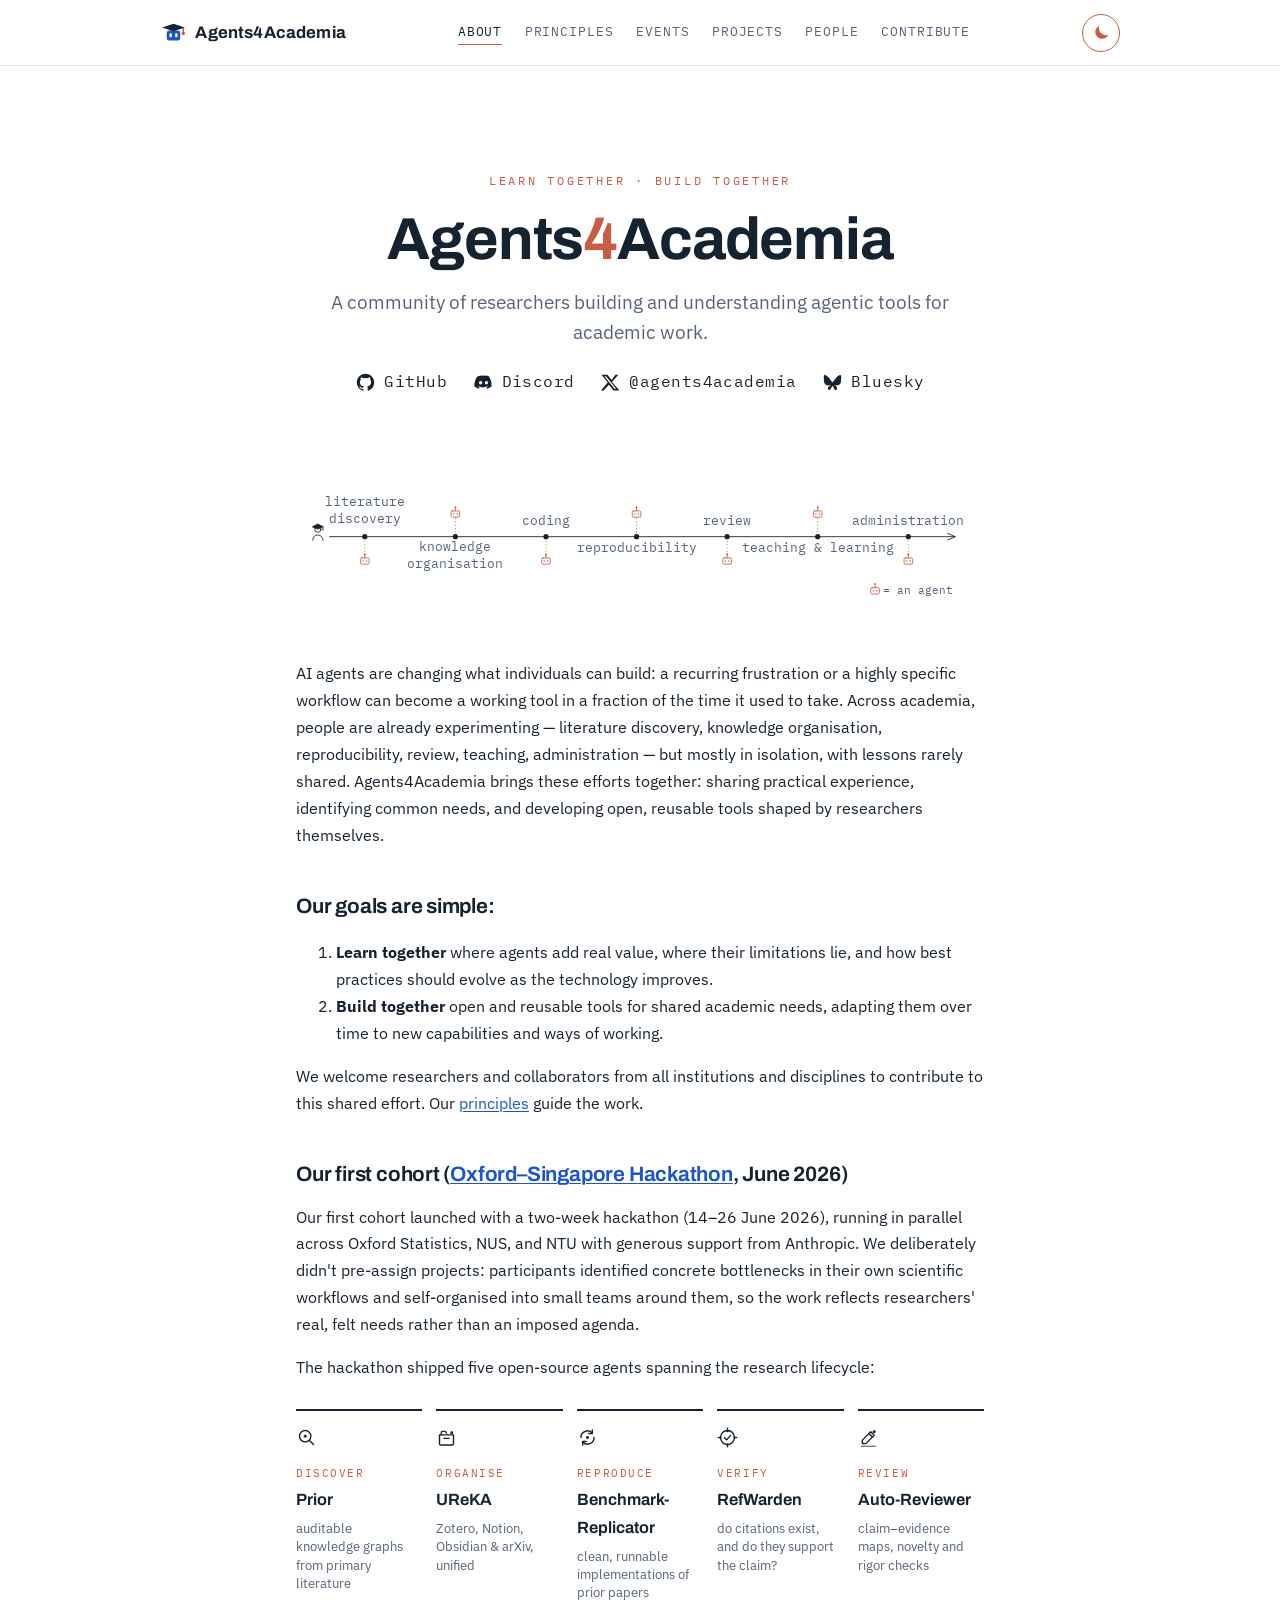
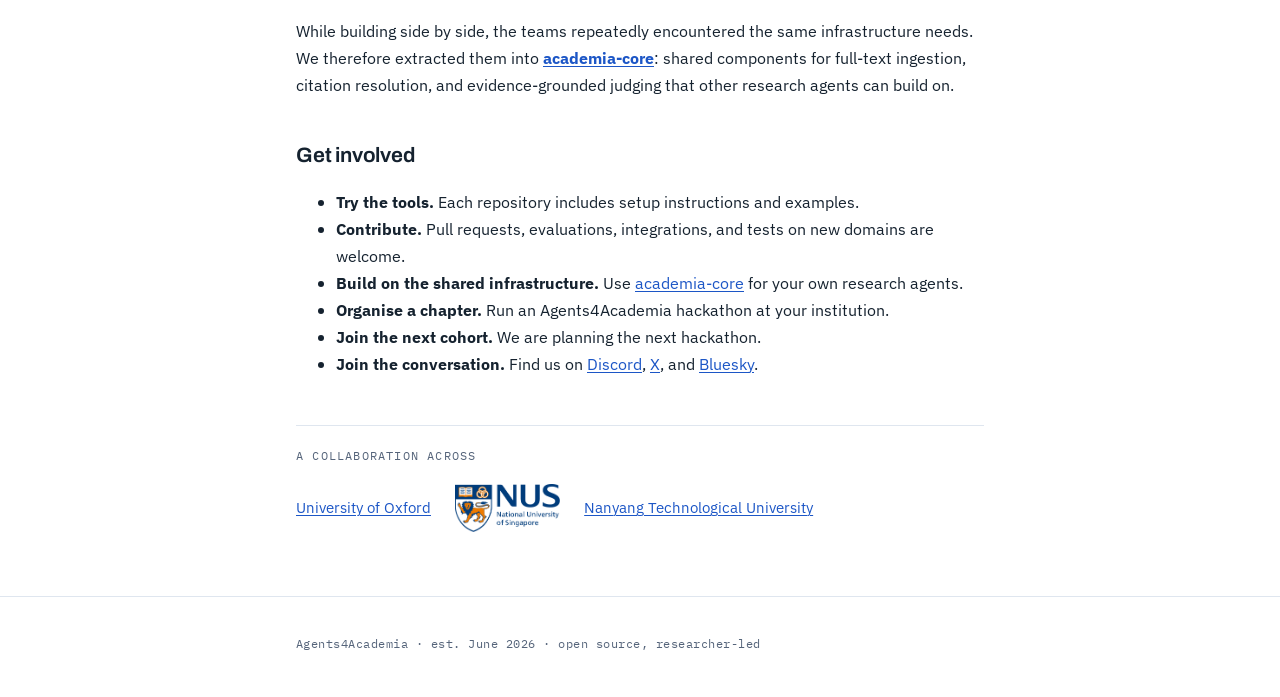
<file: index.html>
<!doctype html>
<html lang="en">
<head>
  <meta charset="utf-8" />
  <meta name="viewport" content="width=device-width, initial-scale=1" />
  <title>Agents4Academia</title>
  <meta name="description" content="A community of researchers building and understanding agentic tools for academic work — through hackathons and ongoing open-source development." />
  <link rel="icon" type="image/svg+xml" href="assets/img/favicon.svg" />
  <link rel="preconnect" href="https://fonts.googleapis.com" />
  <link rel="preconnect" href="https://fonts.gstatic.com" crossorigin />
  <link href="https://fonts.googleapis.com/css2?family=Archivo:wght@500;650;700&family=IBM+Plex+Mono:wght@400;500&family=IBM+Plex+Sans:wght@400;600&display=swap" rel="stylesheet" />
  <script>
    (function () {
      var t = null;
      try { t = localStorage.getItem("theme"); } catch (e) {}
      if (!t) t = matchMedia("(prefers-color-scheme: dark)").matches ? "dark" : "light";
      document.documentElement.dataset.theme = t;
    })();
  </script>
  <link rel="stylesheet" href="assets/css/style.css?v=7" />
</head>
<body>

<svg xmlns="http://www.w3.org/2000/svg" style="display:none">
  <!-- Agents4Academia icon set. One language: 24-viewBox, 1.6px ink strokes,
       round caps, and one small filled "plotted point" per icon (class dot).
       Colors come from CSS (currentColor + .dot fill), so icons follow text. -->

  <!-- ── lifecycle stages ── -->
  <symbol id="i-discover" viewBox="0 0 24 24" fill="none" stroke="currentColor" stroke-width="1.6" stroke-linecap="round">
    <circle cx="10.5" cy="10.5" r="6.5"/>
    <path d="M15.5 15.5 L20 20"/>
    <circle class="dot" cx="10.5" cy="10.5" r="1.7" fill="currentColor" stroke="none"/>
  </symbol>

  <symbol id="i-organise" viewBox="0 0 24 24" fill="none" stroke="currentColor" stroke-width="1.6" stroke-linecap="round" stroke-linejoin="round">
    <path d="M4 9h16v10a1.5 1.5 0 0 1-1.5 1.5h-13A1.5 1.5 0 0 1 4 19V9z"/>
    <path d="M6 9V6.5A1.5 1.5 0 0 1 7.5 5h3l1.6 2"/>
    <path d="M9 13h6"/>
    <circle class="dot" cx="18" cy="6.5" r="1.7" fill="currentColor" stroke="none"/>
  </symbol>

  <symbol id="i-reproduce" viewBox="0 0 24 24" fill="none" stroke="currentColor" stroke-width="1.6" stroke-linecap="round" stroke-linejoin="round">
    <path d="M19.5 12a7.5 7.5 0 0 1-13.2 4.9"/>
    <path d="M4.5 12a7.5 7.5 0 0 1 13.2-4.9"/>
    <path d="M17.5 3.5v4h-4"/>
    <path d="M6.5 20.5v-4h4"/>
    <circle class="dot" cx="12" cy="12" r="1.7" fill="currentColor" stroke="none"/>
  </symbol>

  <symbol id="i-verify" viewBox="0 0 24 24" fill="none" stroke="currentColor" stroke-width="1.6" stroke-linecap="round" stroke-linejoin="round">
    <circle cx="12" cy="12" r="8"/>
    <path d="M12 1.5v3M12 19.5v3M1.5 12h3M19.5 12h3"/>
    <path d="M8.5 12.2 11 14.7 15.6 9.6"/>
    <circle class="dot" cx="12" cy="4.5" r="1.4" fill="currentColor" stroke="none"/>
  </symbol>

  <symbol id="i-review" viewBox="0 0 24 24" fill="none" stroke="currentColor" stroke-width="1.6" stroke-linecap="round" stroke-linejoin="round">
    <path d="M14.5 5.5 18.5 9.5 9 19H5v-4z"/>
    <path d="M12.5 7.5 16.5 11.5"/>
    <path d="M4 22h16" stroke-opacity="0.55"/>
    <circle class="dot" cx="18.5" cy="5.5" r="1.7" fill="currentColor" stroke="none"/>
  </symbol>

  <!-- ── principles ── -->
  <symbol id="i-agency" viewBox="0 0 24 24" fill="none" stroke="currentColor" stroke-width="1.6" stroke-linecap="round" stroke-linejoin="round">
    <circle cx="12" cy="7.5" r="3.5"/>
    <path d="M5 20a7 7 0 0 1 14 0"/>
  </symbol>

  <symbol id="i-value" viewBox="0 0 24 24" fill="none" stroke="currentColor" stroke-width="1.6" stroke-linejoin="round">
    <path d="M12 3 20 12 12 21 4 12z"/>
    <path d="M8.5 12 12 8l3.5 4-3.5 4z" stroke-opacity="0.55"/>
    <circle class="dot" cx="12" cy="12" r="1.5" fill="currentColor" stroke="none"/>
  </symbol>

  <symbol id="i-safety" viewBox="0 0 24 24" fill="none" stroke="currentColor" stroke-width="1.6" stroke-linecap="round" stroke-linejoin="round">
    <path d="M12 3 19 6v6c0 4.4-3 7.6-7 9-4-1.4-7-4.6-7-9V6z"/>
    <path d="M9 11.5 11.3 14 15 9.8"/>
  </symbol>

  <symbol id="i-open" viewBox="0 0 24 24" fill="none" stroke="currentColor" stroke-width="1.6" stroke-linecap="round" stroke-linejoin="round">
    <path d="M12 6c-2-1.6-4.8-2-8-1.6V19c3.2-.4 6 0 8 1.6 2-1.6 4.8-2 8-1.6V4.4C16.8 4 14 4.4 12 6z"/>
    <path d="M12 6v14.6"/>
    <path d="M7 9.5c1.4-.3 2.7-.3 3.5-.2M13.5 9.3c.8-.1 2.1-.1 3.5.2" stroke-opacity="0.55"/>
  </symbol>

  <symbol id="i-community" viewBox="0 0 24 24" fill="none" stroke="currentColor" stroke-width="1.6" stroke-linecap="round">
    <circle cx="12" cy="5.5" r="2.3"/>
    <circle cx="5.5" cy="17.5" r="2.3"/>
    <circle cx="18.5" cy="17.5" r="2.3"/>
    <path d="M10.4 7.4 7 15.4M13.6 7.4 17 15.4M7.8 17.5h8.4"/>
  </symbol>

  <!-- ── places & channels ── -->
  <symbol id="i-github" viewBox="0 0 24 24" fill="currentColor">
    <path d="M12 2a10 10 0 0 0-3.16 19.49c.5.09.68-.22.68-.48v-1.7c-2.78.6-3.37-1.34-3.37-1.34-.45-1.16-1.11-1.47-1.11-1.47-.91-.62.07-.6.07-.6 1 .07 1.53 1.03 1.53 1.03.9 1.52 2.34 1.08 2.91.83.09-.65.35-1.09.63-1.34-2.22-.25-4.55-1.11-4.55-4.94 0-1.09.39-1.98 1.03-2.68-.1-.25-.45-1.27.1-2.64 0 0 .84-.27 2.75 1.02a9.58 9.58 0 0 1 5 0c1.91-1.29 2.75-1.02 2.75-1.02.55 1.37.2 2.39.1 2.64.64.7 1.03 1.59 1.03 2.68 0 3.84-2.34 4.68-4.57 4.93.36.31.68.92.68 1.85V21c0 .27.18.58.69.48A10 10 0 0 0 12 2z"/>
  </symbol>

  <symbol id="i-discord" viewBox="0 0 24 24" fill="currentColor">
    <path d="M19.3 5.3A16.9 16.9 0 0 0 15.1 4l-.2.4a15.6 15.6 0 0 0-5.8 0L8.9 4a16.9 16.9 0 0 0-4.2 1.3C2 9.1 1.3 12.8 1.6 16.5a17 17 0 0 0 5.2 2.6l.7-1.6a10 10 0 0 1-1.7-.8l.4-.3a12.1 12.1 0 0 0 10.4 0l.4.3c-.5.3-1.1.6-1.7.8l.7 1.6a17 17 0 0 0 5.2-2.6c.4-4.3-.7-8-2.9-11.2zM8.7 14.3c-1 0-1.8-.9-1.8-2s.8-2 1.8-2 1.8.9 1.8 2-.8 2-1.8 2zm6.6 0c-1 0-1.8-.9-1.8-2s.8-2 1.8-2 1.8.9 1.8 2-.8 2-1.8 2z"/>
  </symbol>

  <symbol id="i-x" viewBox="0 0 24 24" fill="currentColor">
    <path d="M17.7 3H21l-7.3 8.3L22.2 21h-6.7l-5.3-6.5L4.2 21H1l7.8-8.9L1.6 3h6.9l4.8 6 4.4-6zm-1.2 16h1.9L6.9 4.9H4.9L16.5 19z"/>
  </symbol>

  <symbol id="i-bluesky" viewBox="0 0 24 24" fill="currentColor">
    <path d="M5.3 4.2C7.6 5.9 10 9.4 12 12c2-2.6 4.4-6.1 6.7-7.8C20.3 3 22 2.7 22 5.9c0 .7-.4 5.5-.6 6.3-.8 2.7-3.6 3.4-6.1 3-4.3-.7 3.2.3 1.7 4.3-1.5 3.8-3.5-1.6-5-3.9-1.5 2.3-3.5 7.7-5 3.9-1.5-4 6-3.6 1.7-4.3-2.5.4-5.3-.3-6.1-3-.2-.8-.6-5.6-.6-6.3 0-3.2 1.7-2.9 3.3-1.7z"/>
  </symbol>

  <symbol id="i-mail" viewBox="0 0 24 24" fill="none" stroke="currentColor" stroke-width="1.6" stroke-linecap="round" stroke-linejoin="round">
    <rect x="3" y="5.5" width="18" height="13" rx="1.5"/>
    <path d="M3.5 7 12 13.5 20.5 7"/>
  </symbol>

  <symbol id="i-globe" viewBox="0 0 24 24" fill="none" stroke="currentColor" stroke-width="1.6" stroke-linecap="round">
    <circle cx="12" cy="12" r="8.5"/>
    <path d="M3.5 12h17M12 3.5c-2.5 2.3-3.7 5.2-3.7 8.5s1.2 6.2 3.7 8.5c2.5-2.3 3.7-5.2 3.7-8.5S14.5 5.8 12 3.5z"/>
  </symbol>

  <symbol id="i-institution" viewBox="0 0 24 24" fill="none" stroke="currentColor" stroke-width="1.6" stroke-linecap="round" stroke-linejoin="round">
    <path d="M3 9.5 12 4l9 5.5"/>
    <path d="M5 10v7M9.7 10v7M14.3 10v7M19 10v7"/>
    <path d="M3.5 20.5h17M4.5 17.5h15"/>
    <circle class="dot" cx="12" cy="7.2" r="1.3" fill="currentColor" stroke="none"/>
  </symbol>

  <symbol id="i-scholar" viewBox="0 0 24 24" fill="none" stroke="currentColor" stroke-width="1.6" stroke-linecap="round" stroke-linejoin="round">
    <path d="M2.5 9.5 12 5l9.5 4.5L12 14z"/>
    <path d="M6.5 12v4.2c0 1.5 2.5 2.8 5.5 2.8s5.5-1.3 5.5-2.8V12"/>
    <path d="M21 10v5" stroke-opacity="0.7"/>
  </symbol>

  <symbol id="i-external" viewBox="0 0 24 24" fill="none" stroke="currentColor" stroke-width="1.6" stroke-linecap="round" stroke-linejoin="round">
    <path d="M18 13.5V19a1.5 1.5 0 0 1-1.5 1.5h-11A1.5 1.5 0 0 1 4 19V8a1.5 1.5 0 0 1 1.5-1.5H11"/>
    <path d="M14.5 3.5H20.5V9.5"/>
    <path d="M20 4 11.5 12.5"/>
  </symbol>

  <symbol id="i-doc" viewBox="0 0 24 24" fill="none" stroke="currentColor" stroke-width="1.6" stroke-linecap="round" stroke-linejoin="round">
    <path d="M6 2.5h8l4 4V20a1.5 1.5 0 0 1-1.5 1.5h-10A1.5 1.5 0 0 1 5 20V4A1.5 1.5 0 0 1 6.5 2.5z"/>
    <path d="M14 2.5V7h4.5"/>
    <path d="M8.5 12h7M8.5 15.5h7"/>
  </symbol>

  <symbol id="i-calendar" viewBox="0 0 24 24" fill="none" stroke="currentColor" stroke-width="1.6" stroke-linecap="round" stroke-linejoin="round">
    <rect x="3.5" y="5" width="17" height="16" rx="1.5"/>
    <path d="M3.5 9.5h17M8 2.5V6M16 2.5V6"/>
    <circle class="dot" cx="12" cy="15" r="1.6" fill="currentColor" stroke="none"/>
  </symbol>
</svg>

<header class="site-header">
  <div class="wrap">
    <a class="brand" href="./">
      <svg class="node" viewBox="0 0 32 32" aria-hidden="true"><rect x="8" y="13.5" width="16" height="12" rx="3" fill="var(--plot)"/><rect x="11.2" y="16.8" width="2.9" height="4.8" rx="1.45" fill="#fff"/><rect x="17.9" y="16.8" width="2.9" height="4.8" rx="1.45" fill="#fff"/><path d="M2.5 10 16 5.5 29.5 10 16 14.5 Z" fill="var(--ink)"/><path d="M27.6 10.8 V 15.4" stroke="var(--accent)" stroke-width="1.7" stroke-linecap="round"/><circle cx="27.6" cy="17.2" r="2" fill="var(--accent)"/></svg>
      Agents4Academia
    </a>
    <nav class="site-nav" aria-label="Primary">
      <a href="./" aria-current="page">About</a>
      <a href="principles.html">Principles</a>
      <a href="events/">Events</a>
      <a href="projects.html">Projects</a>
      <a href="people.html">People</a>
      <a href="contribute.html">Contribute</a>
    </nav>
    <button class="theme-toggle" aria-label="Toggle dark mode"
      onclick="var r=document.documentElement;var t=r.dataset.theme==='dark'?'light':'dark';r.dataset.theme=t;try{localStorage.setItem('theme',t)}catch(e){}">
      <svg class="tt-sun" viewBox="0 0 24 24" fill="none" stroke="currentColor" stroke-width="2" stroke-linecap="round" aria-hidden="true">
        <circle cx="12" cy="12" r="4.2"/>
        <path d="M12 2.5v2.4M12 19.1v2.4M2.5 12h2.4M19.1 12h2.4M5 5l1.7 1.7M17.3 17.3 19 19M19 5l-1.7 1.7M6.7 17.3 5 19"/>
      </svg>
      <svg class="tt-moon" viewBox="0 0 24 24" fill="currentColor" aria-hidden="true">
        <path d="M20.5 14.6A8.5 8.5 0 0 1 9.4 3.5a8.5 8.5 0 1 0 11.1 11.1z"/>
      </svg>
    </button>
  </div>
</header>

<main>
  <section class="hero">
    <div class="wrap">
      <p class="motto">Learn together · Build together</p>
      <h1>Agents<span class="four">4</span>Academia</h1>
      <p class="tagline">
        A community of researchers building and understanding
        agentic tools for academic work.
      </p>
      <ul class="channels">
        <li><a href="https://github.com/Agents4Academia-AI">
          <svg class="ico" aria-hidden="true"><use href="#i-github"/></svg>GitHub</a></li>
        <li><a href="https://discord.gg/fEDXaSWwj">
          <svg class="ico" aria-hidden="true"><use href="#i-discord"/></svg>Discord</a></li>
        <li><a href="https://x.com/agents4academia">
          <svg class="ico" aria-hidden="true"><use href="#i-x"/></svg>@agents4academia</a></li>
        <li><a href="https://bsky.app/profile/agents4academia.bsky.social">
          <svg class="ico" aria-hidden="true"><use href="#i-bluesky"/></svg>Bluesky</a></li>
      </ul>
    </div>
  </section>

  <div class="wrap">
    <figure class="figure">
      <svg class="fig-inline" viewBox="0 0 1200 265" role="img" aria-label="The research workflow — literature discovery, knowledge organisation, coding, reproducibility, review, teaching &amp; learning, administration — with an agent attached at every stage" font-family="'IBM Plex Mono', ui-monospace, monospace">
  <!-- The vision: one workflow line, an agent docked at every stage.
       Labels are the seven areas named in the org README, verbatim. -->

  <!-- the academic, working the line -->
  <g transform="translate(38,125)" stroke="var(--ink)" fill="none" stroke-width="1.5" stroke-linecap="round" stroke-linejoin="round">
    <circle cx="0" cy="-13" r="5.5"/>
    <path d="M -9 6 a 9 9 0 0 1 18 0"/>
    <path d="M -9 -17.5 L 0 -22 L 9 -17.5 L 0 -13.5 Z" fill="var(--ink)"/>
    <line x1="9" y1="-17.5" x2="9" y2="-11"/>
  </g>

  <!-- workflow line -->
  <line x1="58" y1="125" x2="1150" y2="125" stroke="var(--ink)" stroke-width="1.5"/>
  <line x1="1150" y1="125" x2="1136" y2="119" stroke="var(--ink)" stroke-width="1.5"/>
  <line x1="1150" y1="125" x2="1136" y2="131" stroke="var(--ink)" stroke-width="1.5"/>

  <!-- stations: dot on the line, dashed stem to an agent ring, label opposite -->
  <g>
    <!-- 1 literature discovery (label above, agent below) -->
    <circle cx="120" cy="125" r="4.5" fill="var(--ink)"/>
    <text x="120" y="72" text-anchor="middle" font-size="23" fill="var(--muted)">literature</text>
    <text x="120" y="102" text-anchor="middle" font-size="23" fill="var(--muted)">discovery</text>
    <line x1="120" y1="132" x2="120" y2="158" stroke="var(--accent)" stroke-width="1.3" stroke-dasharray="2 4"/>
    <g transform="translate(120,166)" stroke="var(--accent)" fill="none" stroke-width="1.5" stroke-linecap="round">
      <rect x="-7.5" y="-4" width="15" height="11" rx="2.5"/>
      <line x1="0" y1="-4" x2="0" y2="-9"/>
      <circle cx="0" cy="-10.5" r="1.6" fill="var(--accent)" stroke="none"/>
      <circle cx="-3.2" cy="1.5" r="1.3" fill="var(--accent)" stroke="none"/>
      <circle cx="3.2" cy="1.5" r="1.3" fill="var(--accent)" stroke="none"/>
    </g>

    <!-- 2 knowledge organisation (label below, agent above) -->
    <circle cx="278" cy="125" r="4.5" fill="var(--ink)"/>
    <text x="278" y="150" text-anchor="middle" font-size="23" fill="var(--muted)">knowledge</text>
    <text x="278" y="180" text-anchor="middle" font-size="23" fill="var(--muted)">organisation</text>
    <line x1="278" y1="118" x2="278" y2="92" stroke="var(--accent)" stroke-width="1.3" stroke-dasharray="2 4"/>
    <g transform="translate(278,84)" stroke="var(--accent)" fill="none" stroke-width="1.5" stroke-linecap="round">
      <rect x="-7.5" y="-4" width="15" height="11" rx="2.5"/>
      <line x1="0" y1="-4" x2="0" y2="-9"/>
      <circle cx="0" cy="-10.5" r="1.6" fill="var(--accent)" stroke="none"/>
      <circle cx="-3.2" cy="1.5" r="1.3" fill="var(--accent)" stroke="none"/>
      <circle cx="3.2" cy="1.5" r="1.3" fill="var(--accent)" stroke="none"/>
    </g>

    <!-- 3 coding (label above, agent below) -->
    <circle cx="436" cy="125" r="4.5" fill="var(--ink)"/>
    <text x="436" y="104" text-anchor="middle" font-size="23" fill="var(--muted)">coding</text>
    <line x1="436" y1="132" x2="436" y2="158" stroke="var(--accent)" stroke-width="1.3" stroke-dasharray="2 4"/>
    <g transform="translate(436,166)" stroke="var(--accent)" fill="none" stroke-width="1.5" stroke-linecap="round">
      <rect x="-7.5" y="-4" width="15" height="11" rx="2.5"/>
      <line x1="0" y1="-4" x2="0" y2="-9"/>
      <circle cx="0" cy="-10.5" r="1.6" fill="var(--accent)" stroke="none"/>
      <circle cx="-3.2" cy="1.5" r="1.3" fill="var(--accent)" stroke="none"/>
      <circle cx="3.2" cy="1.5" r="1.3" fill="var(--accent)" stroke="none"/>
    </g>

    <!-- 4 reproducibility (label below, agent above) -->
    <circle cx="594" cy="125" r="4.5" fill="var(--ink)"/>
    <text x="594" y="152" text-anchor="middle" font-size="23" fill="var(--muted)">reproducibility</text>
    <line x1="594" y1="118" x2="594" y2="92" stroke="var(--accent)" stroke-width="1.3" stroke-dasharray="2 4"/>
    <g transform="translate(594,84)" stroke="var(--accent)" fill="none" stroke-width="1.5" stroke-linecap="round">
      <rect x="-7.5" y="-4" width="15" height="11" rx="2.5"/>
      <line x1="0" y1="-4" x2="0" y2="-9"/>
      <circle cx="0" cy="-10.5" r="1.6" fill="var(--accent)" stroke="none"/>
      <circle cx="-3.2" cy="1.5" r="1.3" fill="var(--accent)" stroke="none"/>
      <circle cx="3.2" cy="1.5" r="1.3" fill="var(--accent)" stroke="none"/>
    </g>

    <!-- 5 review (label above, agent below) -->
    <circle cx="752" cy="125" r="4.5" fill="var(--ink)"/>
    <text x="752" y="104" text-anchor="middle" font-size="23" fill="var(--muted)">review</text>
    <line x1="752" y1="132" x2="752" y2="158" stroke="var(--accent)" stroke-width="1.3" stroke-dasharray="2 4"/>
    <g transform="translate(752,166)" stroke="var(--accent)" fill="none" stroke-width="1.5" stroke-linecap="round">
      <rect x="-7.5" y="-4" width="15" height="11" rx="2.5"/>
      <line x1="0" y1="-4" x2="0" y2="-9"/>
      <circle cx="0" cy="-10.5" r="1.6" fill="var(--accent)" stroke="none"/>
      <circle cx="-3.2" cy="1.5" r="1.3" fill="var(--accent)" stroke="none"/>
      <circle cx="3.2" cy="1.5" r="1.3" fill="var(--accent)" stroke="none"/>
    </g>

    <!-- 6 teaching (label below, agent above) -->
    <circle cx="910" cy="125" r="4.5" fill="var(--ink)"/>
    <text x="910" y="152" text-anchor="middle" font-size="23" fill="var(--muted)">teaching &amp; learning</text>
    <line x1="910" y1="118" x2="910" y2="92" stroke="var(--accent)" stroke-width="1.3" stroke-dasharray="2 4"/>
    <g transform="translate(910,84)" stroke="var(--accent)" fill="none" stroke-width="1.5" stroke-linecap="round">
      <rect x="-7.5" y="-4" width="15" height="11" rx="2.5"/>
      <line x1="0" y1="-4" x2="0" y2="-9"/>
      <circle cx="0" cy="-10.5" r="1.6" fill="var(--accent)" stroke="none"/>
      <circle cx="-3.2" cy="1.5" r="1.3" fill="var(--accent)" stroke="none"/>
      <circle cx="3.2" cy="1.5" r="1.3" fill="var(--accent)" stroke="none"/>
    </g>

    <!-- 7 administration (label above, agent below) -->
    <circle cx="1068" cy="125" r="4.5" fill="var(--ink)"/>
    <text x="1068" y="104" text-anchor="middle" font-size="23" fill="var(--muted)">administration</text>
    <line x1="1068" y1="132" x2="1068" y2="158" stroke="var(--accent)" stroke-width="1.3" stroke-dasharray="2 4"/>
    <g transform="translate(1068,166)" stroke="var(--accent)" fill="none" stroke-width="1.5" stroke-linecap="round">
      <rect x="-7.5" y="-4" width="15" height="11" rx="2.5"/>
      <line x1="0" y1="-4" x2="0" y2="-9"/>
      <circle cx="0" cy="-10.5" r="1.6" fill="var(--accent)" stroke="none"/>
      <circle cx="-3.2" cy="1.5" r="1.3" fill="var(--accent)" stroke="none"/>
      <circle cx="3.2" cy="1.5" r="1.3" fill="var(--accent)" stroke="none"/>
    </g>
  </g>

  <!-- legend, bottom-right: what the accent ring means -->
  <g transform="translate(1010,224)">
    <g transform="translate(0,-6)" stroke="var(--accent)" fill="none" stroke-width="1.5" stroke-linecap="round">
      <rect x="-7.5" y="-4" width="15" height="11" rx="2.5"/>
      <line x1="0" y1="-4" x2="0" y2="-9"/>
      <circle cx="0" cy="-10.5" r="1.6" fill="var(--accent)" stroke="none"/>
      <circle cx="-3.2" cy="1.5" r="1.3" fill="var(--accent)" stroke="none"/>
      <circle cx="3.2" cy="1.5" r="1.3" fill="var(--accent)" stroke="none"/>
    </g>
    <text x="14" y="1" font-size="19" fill="var(--muted)">= an agent</text>
  </g>
</svg>
    </figure>

    <p>
      AI agents are changing what individuals can build: a recurring frustration
      or a highly specific workflow can become a working tool in a fraction of
      the time it used to take. Across academia, people are already
      experimenting — literature discovery, knowledge organisation,
      reproducibility, review, teaching, administration — but mostly in
      isolation, with lessons rarely shared. Agents4Academia brings these
      efforts together: sharing practical experience, identifying common needs,
      and developing open, reusable tools shaped by researchers themselves.
    </p>

    <h2>Our goals are simple:</h2>
    <ol>
      <li><strong>Learn together</strong> where agents add real value, where their limitations lie, and how best practices should evolve as the technology improves.</li>
      <li><strong>Build together</strong> open and reusable tools for shared academic needs, adapting them over time to new capabilities and ways of working.</li>
    </ol>
    <p>
      We welcome researchers and collaborators from all institutions and
      disciplines to contribute to this shared effort. Our
      <a href="principles.html">principles</a> guide the work.
    </p>

    <h2 id="cohort">Our first cohort (<a href="events/2026-oxford-sg/">Oxford–Singapore Hackathon</a>, June 2026)</h2>
    <p>
      Our first cohort launched with a two-week hackathon (14–26 June 2026),
      running in parallel across Oxford Statistics, NUS, and NTU with generous
      support from Anthropic. We deliberately didn't pre-assign projects:
      participants identified concrete bottlenecks in their own scientific
      workflows and self-organised into small teams around them, so the work
      reflects researchers' real, felt needs rather than an imposed agenda.
    </p>
    <p>The hackathon shipped five open-source agents spanning the research lifecycle:</p>

    <ol class="lifecycle">
      <li>
        <span class="station"><svg class="ico" aria-hidden="true"><use href="#i-discover"/></svg></span>
        <span class="stage">Discover</span>
        <a class="name" href="https://github.com/Agents4Academia-AI/prior">Prior</a>
        <span class="desc">auditable knowledge graphs from primary literature</span>
      </li>
      <li>
        <span class="station"><svg class="ico" aria-hidden="true"><use href="#i-organise"/></svg></span>
        <span class="stage">Organise</span>
        <a class="name" href="https://github.com/Agents4Academia-AI/UReKA">UReKA</a>
        <span class="desc">Zotero, Notion, Obsidian &amp; arXiv, unified</span>
      </li>
      <li>
        <span class="station"><svg class="ico" aria-hidden="true"><use href="#i-reproduce"/></svg></span>
        <span class="stage">Reproduce</span>
        <a class="name" href="https://github.com/Agents4Academia-AI/benchmark-replicator">Benchmark-Replicator</a>
        <span class="desc">clean, runnable implementations of prior papers</span>
      </li>
      <li>
        <span class="station"><svg class="ico" aria-hidden="true"><use href="#i-verify"/></svg></span>
        <span class="stage">Verify</span>
        <a class="name" href="https://github.com/Agents4Academia-AI/citation_verification">RefWarden</a>
        <span class="desc">do citations exist, and do they support the claim?</span>
      </li>
      <li>
        <span class="station"><svg class="ico" aria-hidden="true"><use href="#i-review"/></svg></span>
        <span class="stage">Review</span>
        <a class="name" href="https://github.com/Agents4Academia-AI/auto-reviewer">Auto-Reviewer</a>
        <span class="desc">claim–evidence maps, novelty and rigor checks</span>
      </li>
    </ol>

    <p>
      While building side by side, the teams repeatedly encountered the same
      infrastructure needs. We therefore extracted them into
      <a href="https://github.com/Agents4Academia-AI/academia-core"><strong>academia-core</strong></a>:
      shared components for full-text ingestion, citation resolution, and
      evidence-grounded judging that other research agents can build on.
    </p>

    <h2>Get involved</h2>
    <ul>
      <li><strong>Try the tools.</strong> Each repository includes setup instructions and examples.</li>
      <li><strong>Contribute.</strong> Pull requests, evaluations, integrations, and tests on new domains are welcome.</li>
      <li><strong>Build on the shared infrastructure.</strong> Use <a href="https://github.com/Agents4Academia-AI/academia-core">academia-core</a> for your own research agents.</li>
      <li><strong>Organise a chapter.</strong> Run an Agents4Academia hackathon at your institution.</li>
      <li><strong>Join the next cohort.</strong> We are planning the next hackathon.</li>
      <li><strong>Join the conversation.</strong> Find us on <a href="https://discord.gg/fEDXaSWwj">Discord</a>, <a href="https://x.com/agents4academia">X</a>, and <a href="https://bsky.app/profile/agents4academia.bsky.social">Bluesky</a>.</li>
    </ul>

    <div class="ack">
      <p class="ack-label">A collaboration across</p>
      <ul class="institutions">
        <li><a href="https://www.stats.ox.ac.uk/" title="Oxford Statistics"><img
          src="https://upload.wikimedia.org/wikipedia/commons/thumb/2/2f/University_of_Oxford.svg/500px-University_of_Oxford.svg.png"
          alt="University of Oxford" loading="lazy" onerror="this.parentElement.textContent='University of Oxford'" /></a></li>
        <li><a href="https://www.comp.nus.edu.sg/" title="NUS School of Computing"><img
          src="assets/img/nus.png"
          alt="National University of Singapore" loading="lazy" onerror="this.parentElement.textContent='National University of Singapore'" /></a></li>
        <li><a href="https://www.ntu.edu.sg/computing" title="NTU College of Computing and Data Science"><img
          src="https://upload.wikimedia.org/wikipedia/en/thumb/c/c6/Nanyang_Technological_University.svg/330px-Nanyang_Technological_University.svg.png"
          alt="Nanyang Technological University" loading="lazy" onerror="this.parentElement.textContent='Nanyang Technological University'" /></a></li>
      </ul>
    </div>
  </div>
</main>

<footer class="site-footer">
  <div class="wrap">
    <p>Agents4Academia · est. June 2026 · open source, researcher-led</p>
  </div>
</footer>

</body>
</html>
</file>
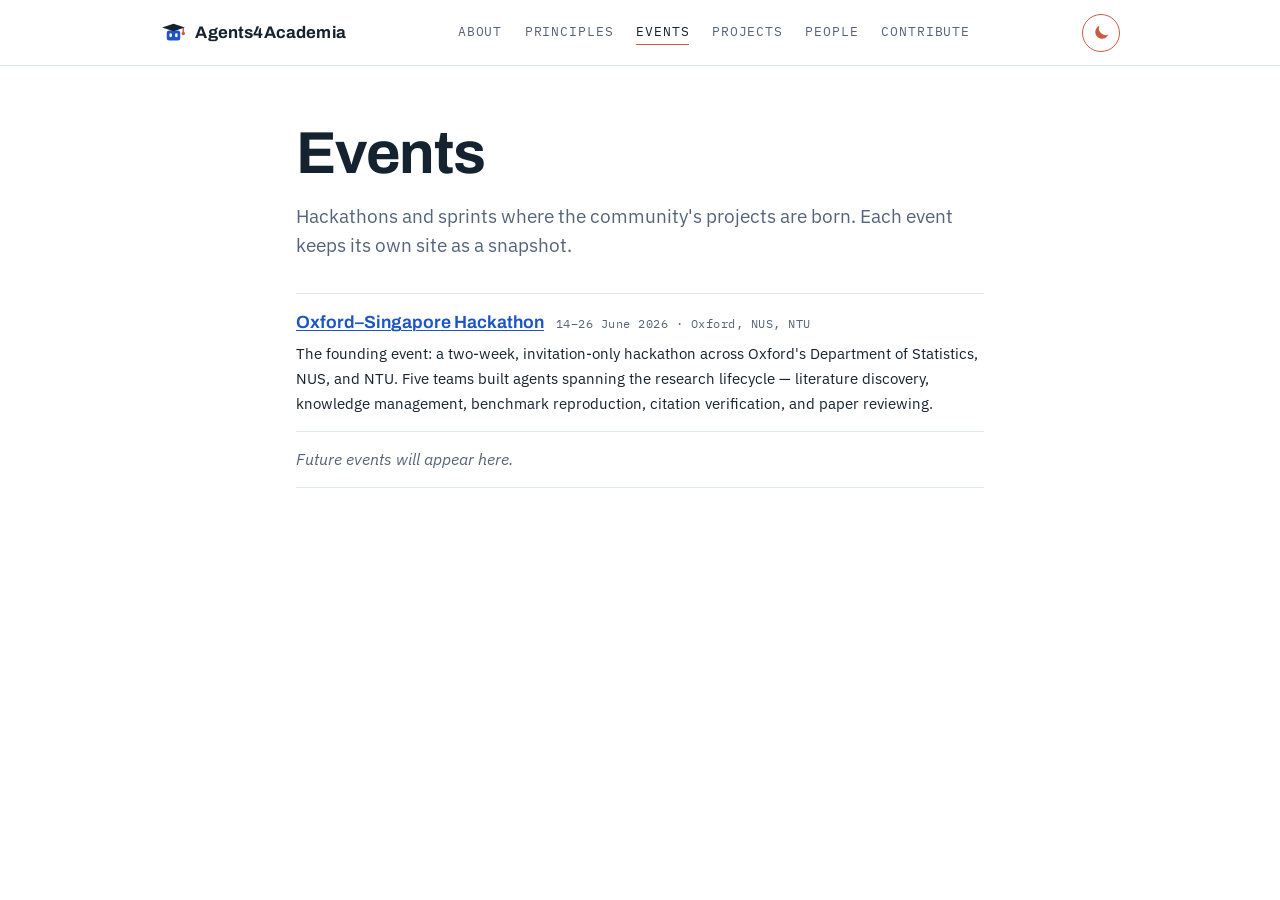
<file: events/index.html>
<!doctype html>
<html lang="en">
<head>
  <meta charset="utf-8" />
  <meta name="viewport" content="width=device-width, initial-scale=1" />
  <link rel="icon" type="image/svg+xml" href="../assets/img/favicon.svg" />
  <title>Events — Agents4Academia</title>
  <link rel="preconnect" href="https://fonts.googleapis.com" />
  <link rel="preconnect" href="https://fonts.gstatic.com" crossorigin />
  <link href="https://fonts.googleapis.com/css2?family=Archivo:wght@500;650;700&family=IBM+Plex+Mono:wght@400;500&family=IBM+Plex+Sans:wght@400;600&display=swap" rel="stylesheet" />
  <script>
    (function () {
      var t = null;
      try { t = localStorage.getItem("theme"); } catch (e) {}
      if (!t) t = matchMedia("(prefers-color-scheme: dark)").matches ? "dark" : "light";
      document.documentElement.dataset.theme = t;
    })();
  </script>
  <link rel="stylesheet" href="../assets/css/style.css?v=7" />
</head>
<body>

<header class="site-header">
  <div class="wrap">
    <a class="brand" href="../">
      <svg class="node" viewBox="0 0 32 32" aria-hidden="true"><rect x="8" y="13.5" width="16" height="12" rx="3" fill="var(--plot)"/><rect x="11.2" y="16.8" width="2.9" height="4.8" rx="1.45" fill="#fff"/><rect x="17.9" y="16.8" width="2.9" height="4.8" rx="1.45" fill="#fff"/><path d="M2.5 10 16 5.5 29.5 10 16 14.5 Z" fill="var(--ink)"/><path d="M27.6 10.8 V 15.4" stroke="var(--accent)" stroke-width="1.7" stroke-linecap="round"/><circle cx="27.6" cy="17.2" r="2" fill="var(--accent)"/></svg>
      Agents4Academia
    </a>
    <nav class="site-nav" aria-label="Primary">
      <a href="../">About</a>
      <a href="../principles.html">Principles</a>
      <a href="./" aria-current="page">Events</a>
      <a href="../projects.html">Projects</a>
      <a href="../people.html">People</a>
      <a href="../contribute.html">Contribute</a>
    </nav>
    <button class="theme-toggle" aria-label="Toggle dark mode"
      onclick="var r=document.documentElement;var t=r.dataset.theme==='dark'?'light':'dark';r.dataset.theme=t;try{localStorage.setItem('theme',t)}catch(e){}">
      <svg class="tt-sun" viewBox="0 0 24 24" fill="none" stroke="currentColor" stroke-width="2" stroke-linecap="round" aria-hidden="true">
        <circle cx="12" cy="12" r="4.2"/>
        <path d="M12 2.5v2.4M12 19.1v2.4M2.5 12h2.4M19.1 12h2.4M5 5l1.7 1.7M17.3 17.3 19 19M19 5l-1.7 1.7M6.7 17.3 5 19"/>
      </svg>
      <svg class="tt-moon" viewBox="0 0 24 24" fill="currentColor" aria-hidden="true">
        <path d="M20.5 14.6A8.5 8.5 0 0 1 9.4 3.5a8.5 8.5 0 1 0 11.1 11.1z"/>
      </svg>
    </button>
  </div>
</header>

<main>
  <div class="wrap">
    <h1>Events</h1>
    <p class="tagline">
      Hackathons and sprints where the community's projects are born. Each
      event keeps its own site as a snapshot.
    </p>

    <ul class="plain resources">
      <li>
        <a href="2026-oxford-sg/">Oxford–Singapore Hackathon</a>
        <span class="src">14–26 June 2026 · Oxford, NUS, NTU</span>
        <p class="blurb">
          The founding event: a two-week, invitation-only hackathon across
          Oxford's Department of Statistics, NUS, and NTU. Five teams built
          agents spanning the research lifecycle — literature discovery,
          knowledge management, benchmark reproduction, citation verification,
          and paper reviewing.
        </p>
      </li>
      <li class="tba">Future events will appear here.</li>
    </ul>
  </div>
</main>

</body>
</html>
</file>
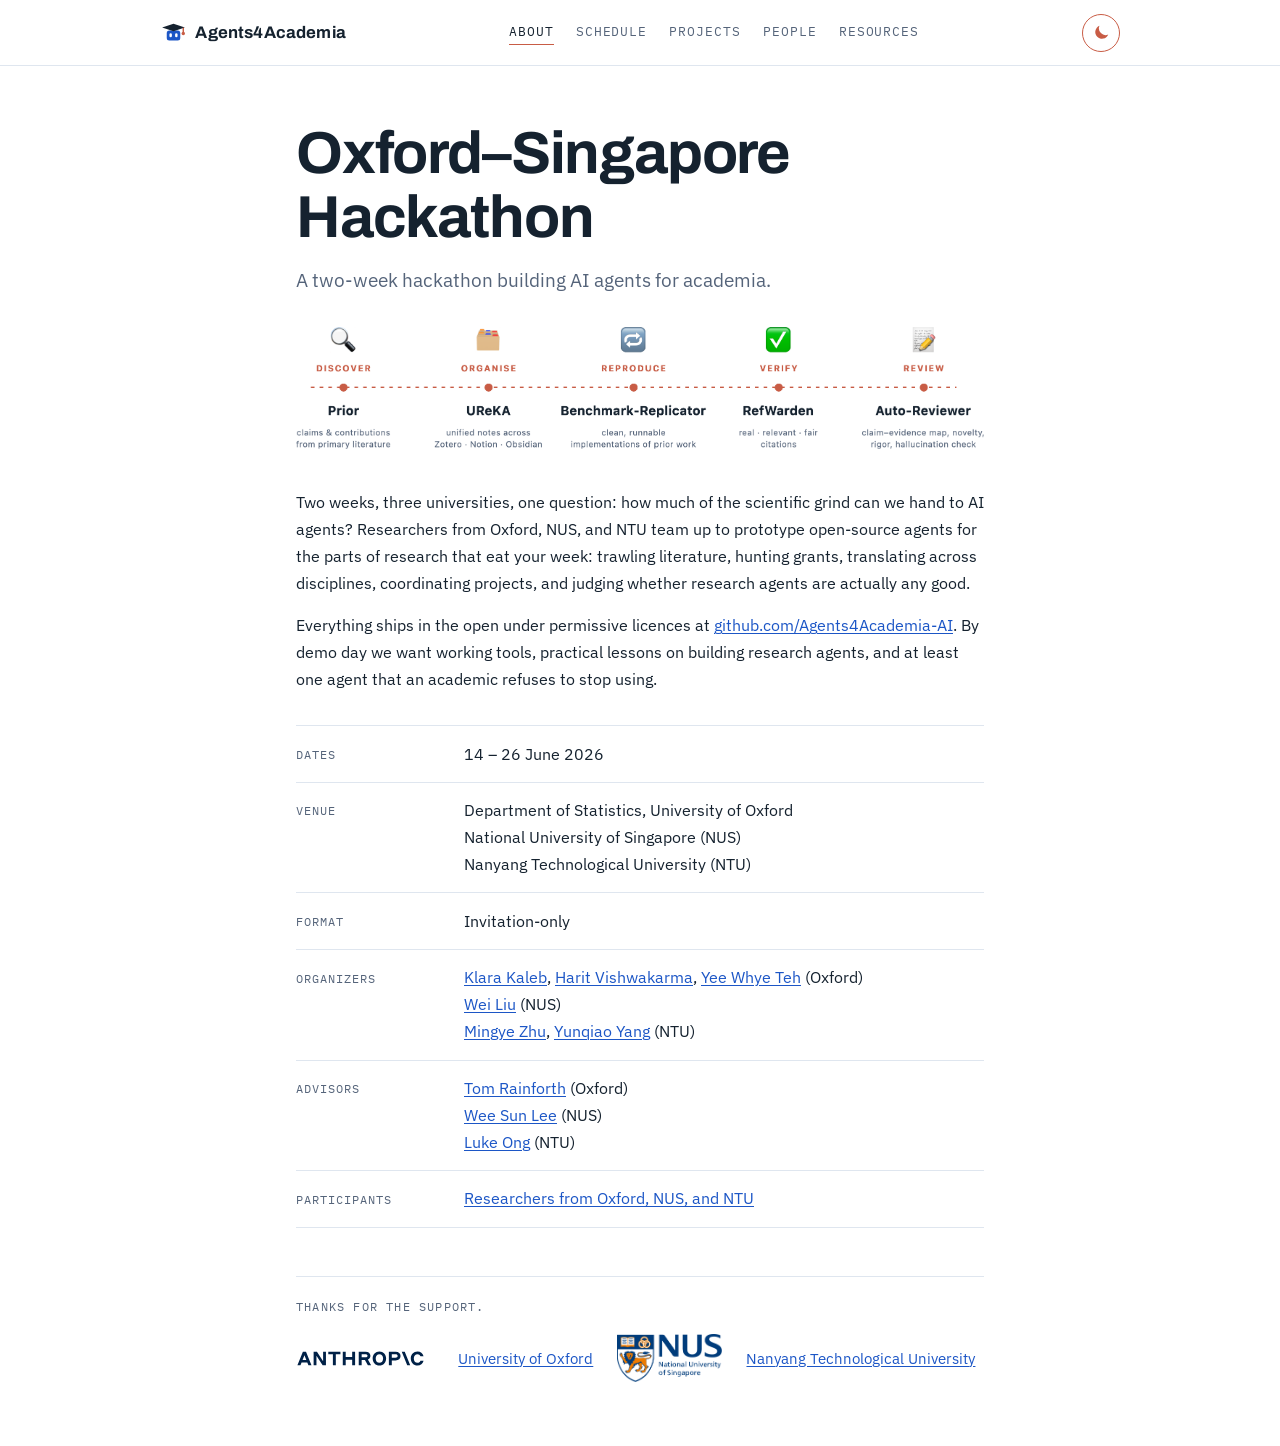
<file: events/2026-oxford-sg/index.html>
<!doctype html>
<html lang="en">
<head>
  <meta charset="utf-8" />
  <meta name="viewport" content="width=device-width, initial-scale=1" />
  <link rel="icon" type="image/svg+xml" href="assets/img/favicon.svg" />
  <title>Oxford–Singapore Hackathon — Agents4Academia</title>
  <meta name="description" content="A two-week hackathon on AI agents for the scientific process. A collaboration between Oxford, NUS, and NTU, 14–26 June 2026." />
  <link rel="preconnect" href="https://fonts.googleapis.com" />
  <link rel="preconnect" href="https://fonts.gstatic.com" crossorigin />
  <link href="https://fonts.googleapis.com/css2?family=Archivo:wght@500;650;700&family=IBM+Plex+Mono:wght@400;500&family=IBM+Plex+Sans:wght@400;600&display=swap" rel="stylesheet" />
  <script>
    (function () {
      var t = null;
      try { t = localStorage.getItem("theme"); } catch (e) {}
      if (!t) t = matchMedia("(prefers-color-scheme: dark)").matches ? "dark" : "light";
      document.documentElement.dataset.theme = t;
    })();
  </script>
  <link rel="stylesheet" href="assets/css/style.css?v=7" />
</head>
<body>

<header class="site-header">
  <div class="wrap">
    <a class="brand" href="../../" title="Agents4Academia — main site">
      <svg class="node" viewBox="0 0 32 32" aria-hidden="true"><rect x="8" y="13.5" width="16" height="12" rx="3" fill="var(--plot)"/><rect x="11.2" y="16.8" width="2.9" height="4.8" rx="1.45" fill="#fff"/><rect x="17.9" y="16.8" width="2.9" height="4.8" rx="1.45" fill="#fff"/><path d="M2.5 10 16 5.5 29.5 10 16 14.5 Z" fill="var(--ink)"/><path d="M27.6 10.8 V 15.4" stroke="var(--accent)" stroke-width="1.7" stroke-linecap="round"/><circle cx="27.6" cy="17.2" r="2" fill="var(--accent)"/></svg>
      Agents4Academia
    </a>
    <nav class="site-nav" aria-label="Primary">
      <a href="./" aria-current="page">About</a>
      <a href="schedule.html">Schedule</a>
      <a href="projects.html">Projects</a>
      <a href="people.html">People</a>
      <a href="resources.html">Resources</a>
    </nav>
    <button class="theme-toggle" aria-label="Toggle dark mode"
      onclick="var r=document.documentElement;var t=r.dataset.theme==='dark'?'light':'dark';r.dataset.theme=t;try{localStorage.setItem('theme',t)}catch(e){}">
      <svg class="tt-sun" viewBox="0 0 24 24" fill="none" stroke="currentColor" stroke-width="2" stroke-linecap="round" aria-hidden="true">
        <circle cx="12" cy="12" r="4.2"/>
        <path d="M12 2.5v2.4M12 19.1v2.4M2.5 12h2.4M19.1 12h2.4M5 5l1.7 1.7M17.3 17.3 19 19M19 5l-1.7 1.7M6.7 17.3 5 19"/>
      </svg>
      <svg class="tt-moon" viewBox="0 0 24 24" fill="currentColor" aria-hidden="true">
        <path d="M20.5 14.6A8.5 8.5 0 0 1 9.4 3.5a8.5 8.5 0 1 0 11.1 11.1z"/>
      </svg>
    </button>
  </div>
</header>

<main>
  <div class="wrap">

    <h1>Oxford–Singapore Hackathon</h1>
    <p class="tagline">A two-week hackathon building AI agents for academia.</p>

    <div class="cover">
      <img class="light-only" src="assets/img/lifecycle_strip.png" alt="Five agents across the research lifecycle: discover, organise, reproduce, verify, review" />
      <img class="dark-only" src="assets/img/lifecycle_strip_dark.png" alt="Five agents across the research lifecycle: discover, organise, reproduce, verify, review" />
    </div>

    <p>
      Two weeks, three universities, one question: how much of the scientific
      grind can we hand to AI agents? Researchers from Oxford, NUS, and NTU
      team up to prototype open-source agents for the parts of research that
      eat your week: trawling literature, hunting grants, translating across
      disciplines, coordinating projects, and judging whether research agents
      are actually any good.
    </p>

    <p>
      Everything ships in the open under permissive licences at
      <a href="https://github.com/Agents4Academia-AI">github.com/Agents4Academia-AI</a>.
      By demo day we want working tools, practical lessons on building research
      agents, and at least one agent that an academic refuses to stop using.
    </p>

    <dl class="facts">
      <div>
        <dt>Dates</dt>
        <dd>14 – 26 June 2026</dd>
      </div>
      <div>
        <dt>Venue</dt>
        <dd>
          Department of Statistics, University of Oxford<br />
          National University of Singapore (NUS)<br />
          Nanyang Technological University (NTU)
        </dd>
      </div>
      <div>
        <dt>Format</dt>
        <dd>Invitation-only</dd>
      </div>
      <div>
        <dt>Organizers</dt>
        <dd>
          <a href="https://klarakaleb.github.io">Klara Kaleb</a>, <a href="https://harit7.github.io">Harit Vishwakarma</a>, <a href="https://www.stats.ox.ac.uk/~teh/">Yee Whye Teh</a> (Oxford)<br />
          <a href="https://weiliu876.github.io">Wei Liu</a> (NUS)<br />
          <a href="https://stevie1023.github.io">Mingye Zhu</a>, <a href="https://hustyyq.github.io">Yunqiao Yang</a> (NTU)
        </dd>
      </div>
      <div>
        <dt>Advisors</dt>
        <dd>
          <a href="https://www.robots.ox.ac.uk/~twgr/">Tom Rainforth</a> (Oxford)<br />
          <a href="https://www.comp.nus.edu.sg/~leews/">Wee Sun Lee</a> (NUS)<br />
          <a href="https://www3.ntu.edu.sg/home/luke.ong/">Luke Ong</a> (NTU)
        </dd>
      </div>
      <div>
        <dt>Participants</dt>
        <dd><a href="people.html">Researchers from Oxford, NUS, and NTU</a></dd>
      </div>
    </dl>

    <div class="ack">
      <p class="ack-label">Thanks for the support.</p>
      <ul class="institutions">
        <li><a href="https://www.anthropic.com"><img class="wordmark" src="assets/img/anthropic.svg" alt="Anthropic" height="18" /></a></li>
        <li><a href="https://www.stats.ox.ac.uk/" title="Oxford Statistics"><img
          src="https://upload.wikimedia.org/wikipedia/commons/thumb/2/2f/University_of_Oxford.svg/500px-University_of_Oxford.svg.png"
          alt="University of Oxford" loading="lazy" onerror="this.parentElement.textContent='University of Oxford'" /></a></li>
        <li><a href="https://www.comp.nus.edu.sg/" title="NUS School of Computing"><img
          src="assets/img/nus.png"
          alt="National University of Singapore" loading="lazy" onerror="this.parentElement.textContent='National University of Singapore'" /></a></li>
        <li><a href="https://www.ntu.edu.sg/computing" title="NTU College of Computing and Data Science"><img
          src="https://upload.wikimedia.org/wikipedia/en/thumb/c/c6/Nanyang_Technological_University.svg/330px-Nanyang_Technological_University.svg.png"
          alt="Nanyang Technological University" loading="lazy" onerror="this.parentElement.textContent='Nanyang Technological University'" /></a></li>
      </ul>
    </div>
  </div>
</main>

</body>
</html>
</file>
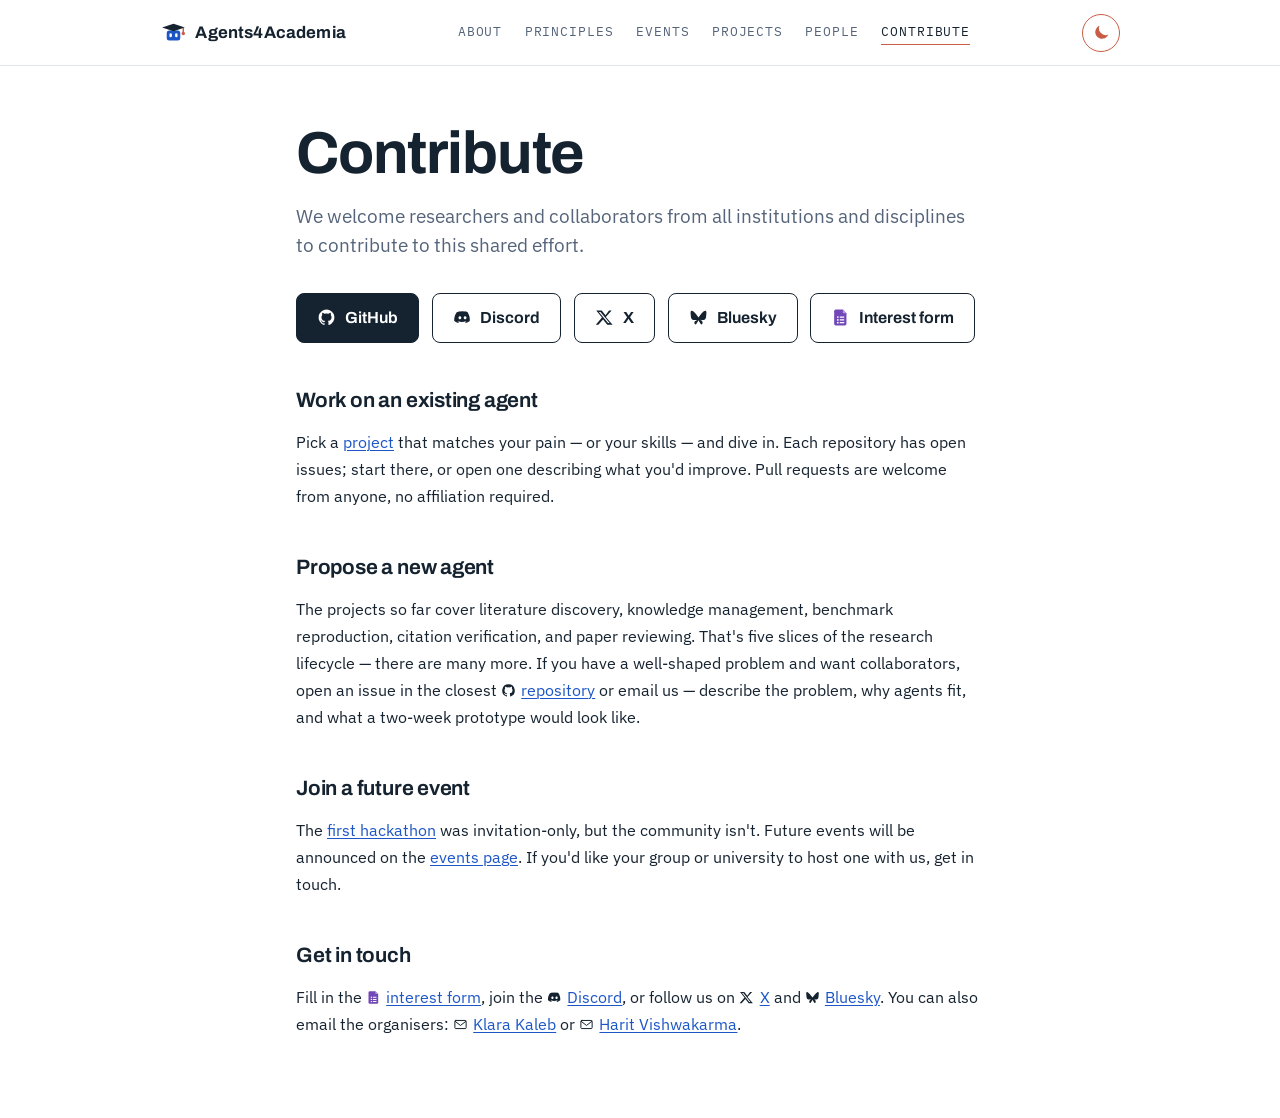
<file: contribute.html>
<!doctype html>
<html lang="en">
<head>
  <meta charset="utf-8" />
  <meta name="viewport" content="width=device-width, initial-scale=1" />
  <link rel="icon" type="image/svg+xml" href="assets/img/favicon.svg" />
  <title>Contribute — Agents4Academia</title>
  <meta name="description" content="How to get involved with Agents4Academia: contribute to the open-source agents, propose new ones, or join a future event." />
  <link rel="preconnect" href="https://fonts.googleapis.com" />
  <link rel="preconnect" href="https://fonts.gstatic.com" crossorigin />
  <link href="https://fonts.googleapis.com/css2?family=Archivo:wght@500;650;700&family=IBM+Plex+Mono:wght@400;500&family=IBM+Plex+Sans:wght@400;600&display=swap" rel="stylesheet" />
  <script>
    (function () {
      var t = null;
      try { t = localStorage.getItem("theme"); } catch (e) {}
      if (!t) t = matchMedia("(prefers-color-scheme: dark)").matches ? "dark" : "light";
      document.documentElement.dataset.theme = t;
    })();
  </script>
  <link rel="stylesheet" href="assets/css/style.css?v=7" />
</head>
<body>

<svg xmlns="http://www.w3.org/2000/svg" style="display:none">
  <!-- Agents4Academia icon set. One language: 24-viewBox, 1.6px ink strokes,
       round caps, and one small filled "plotted point" per icon (class dot).
       Colors come from CSS (currentColor + .dot fill), so icons follow text. -->

  <!-- ── lifecycle stages ── -->
  <symbol id="i-discover" viewBox="0 0 24 24" fill="none" stroke="currentColor" stroke-width="1.6" stroke-linecap="round">
    <circle cx="10.5" cy="10.5" r="6.5"/>
    <path d="M15.5 15.5 L20 20"/>
    <circle class="dot" cx="10.5" cy="10.5" r="1.7" fill="currentColor" stroke="none"/>
  </symbol>

  <symbol id="i-organise" viewBox="0 0 24 24" fill="none" stroke="currentColor" stroke-width="1.6" stroke-linecap="round" stroke-linejoin="round">
    <path d="M4 9h16v10a1.5 1.5 0 0 1-1.5 1.5h-13A1.5 1.5 0 0 1 4 19V9z"/>
    <path d="M6 9V6.5A1.5 1.5 0 0 1 7.5 5h3l1.6 2"/>
    <path d="M9 13h6"/>
    <circle class="dot" cx="18" cy="6.5" r="1.7" fill="currentColor" stroke="none"/>
  </symbol>

  <symbol id="i-reproduce" viewBox="0 0 24 24" fill="none" stroke="currentColor" stroke-width="1.6" stroke-linecap="round" stroke-linejoin="round">
    <path d="M19.5 12a7.5 7.5 0 0 1-13.2 4.9"/>
    <path d="M4.5 12a7.5 7.5 0 0 1 13.2-4.9"/>
    <path d="M17.5 3.5v4h-4"/>
    <path d="M6.5 20.5v-4h4"/>
    <circle class="dot" cx="12" cy="12" r="1.7" fill="currentColor" stroke="none"/>
  </symbol>

  <symbol id="i-verify" viewBox="0 0 24 24" fill="none" stroke="currentColor" stroke-width="1.6" stroke-linecap="round" stroke-linejoin="round">
    <circle cx="12" cy="12" r="8"/>
    <path d="M12 1.5v3M12 19.5v3M1.5 12h3M19.5 12h3"/>
    <path d="M8.5 12.2 11 14.7 15.6 9.6"/>
    <circle class="dot" cx="12" cy="4.5" r="1.4" fill="currentColor" stroke="none"/>
  </symbol>

  <symbol id="i-review" viewBox="0 0 24 24" fill="none" stroke="currentColor" stroke-width="1.6" stroke-linecap="round" stroke-linejoin="round">
    <path d="M14.5 5.5 18.5 9.5 9 19H5v-4z"/>
    <path d="M12.5 7.5 16.5 11.5"/>
    <path d="M4 22h16" stroke-opacity="0.55"/>
    <circle class="dot" cx="18.5" cy="5.5" r="1.7" fill="currentColor" stroke="none"/>
  </symbol>

  <!-- ── principles ── -->
  <symbol id="i-agency" viewBox="0 0 24 24" fill="none" stroke="currentColor" stroke-width="1.6" stroke-linecap="round" stroke-linejoin="round">
    <circle cx="12" cy="7.5" r="3.5"/>
    <path d="M5 20a7 7 0 0 1 14 0"/>
  </symbol>

  <symbol id="i-value" viewBox="0 0 24 24" fill="none" stroke="currentColor" stroke-width="1.6" stroke-linejoin="round">
    <path d="M12 3 20 12 12 21 4 12z"/>
    <path d="M8.5 12 12 8l3.5 4-3.5 4z" stroke-opacity="0.55"/>
    <circle class="dot" cx="12" cy="12" r="1.5" fill="currentColor" stroke="none"/>
  </symbol>

  <symbol id="i-safety" viewBox="0 0 24 24" fill="none" stroke="currentColor" stroke-width="1.6" stroke-linecap="round" stroke-linejoin="round">
    <path d="M12 3 19 6v6c0 4.4-3 7.6-7 9-4-1.4-7-4.6-7-9V6z"/>
    <path d="M9 11.5 11.3 14 15 9.8"/>
  </symbol>

  <symbol id="i-open" viewBox="0 0 24 24" fill="none" stroke="currentColor" stroke-width="1.6" stroke-linecap="round" stroke-linejoin="round">
    <path d="M12 6c-2-1.6-4.8-2-8-1.6V19c3.2-.4 6 0 8 1.6 2-1.6 4.8-2 8-1.6V4.4C16.8 4 14 4.4 12 6z"/>
    <path d="M12 6v14.6"/>
    <path d="M7 9.5c1.4-.3 2.7-.3 3.5-.2M13.5 9.3c.8-.1 2.1-.1 3.5.2" stroke-opacity="0.55"/>
  </symbol>

  <symbol id="i-community" viewBox="0 0 24 24" fill="none" stroke="currentColor" stroke-width="1.6" stroke-linecap="round">
    <circle cx="12" cy="5.5" r="2.3"/>
    <circle cx="5.5" cy="17.5" r="2.3"/>
    <circle cx="18.5" cy="17.5" r="2.3"/>
    <path d="M10.4 7.4 7 15.4M13.6 7.4 17 15.4M7.8 17.5h8.4"/>
  </symbol>

  <!-- ── places & channels ── -->
  <symbol id="i-github" viewBox="0 0 24 24" fill="currentColor">
    <path d="M12 2a10 10 0 0 0-3.16 19.49c.5.09.68-.22.68-.48v-1.7c-2.78.6-3.37-1.34-3.37-1.34-.45-1.16-1.11-1.47-1.11-1.47-.91-.62.07-.6.07-.6 1 .07 1.53 1.03 1.53 1.03.9 1.52 2.34 1.08 2.91.83.09-.65.35-1.09.63-1.34-2.22-.25-4.55-1.11-4.55-4.94 0-1.09.39-1.98 1.03-2.68-.1-.25-.45-1.27.1-2.64 0 0 .84-.27 2.75 1.02a9.58 9.58 0 0 1 5 0c1.91-1.29 2.75-1.02 2.75-1.02.55 1.37.2 2.39.1 2.64.64.7 1.03 1.59 1.03 2.68 0 3.84-2.34 4.68-4.57 4.93.36.31.68.92.68 1.85V21c0 .27.18.58.69.48A10 10 0 0 0 12 2z"/>
  </symbol>

  <symbol id="i-discord" viewBox="0 0 24 24" fill="currentColor">
    <path d="M19.3 5.3A16.9 16.9 0 0 0 15.1 4l-.2.4a15.6 15.6 0 0 0-5.8 0L8.9 4a16.9 16.9 0 0 0-4.2 1.3C2 9.1 1.3 12.8 1.6 16.5a17 17 0 0 0 5.2 2.6l.7-1.6a10 10 0 0 1-1.7-.8l.4-.3a12.1 12.1 0 0 0 10.4 0l.4.3c-.5.3-1.1.6-1.7.8l.7 1.6a17 17 0 0 0 5.2-2.6c.4-4.3-.7-8-2.9-11.2zM8.7 14.3c-1 0-1.8-.9-1.8-2s.8-2 1.8-2 1.8.9 1.8 2-.8 2-1.8 2zm6.6 0c-1 0-1.8-.9-1.8-2s.8-2 1.8-2 1.8.9 1.8 2-.8 2-1.8 2z"/>
  </symbol>

  <symbol id="i-x" viewBox="0 0 24 24" fill="currentColor">
    <path d="M17.7 3H21l-7.3 8.3L22.2 21h-6.7l-5.3-6.5L4.2 21H1l7.8-8.9L1.6 3h6.9l4.8 6 4.4-6zm-1.2 16h1.9L6.9 4.9H4.9L16.5 19z"/>
  </symbol>

  <symbol id="i-bluesky" viewBox="0 0 24 24" fill="currentColor">
    <path d="M5.3 4.2C7.6 5.9 10 9.4 12 12c2-2.6 4.4-6.1 6.7-7.8C20.3 3 22 2.7 22 5.9c0 .7-.4 5.5-.6 6.3-.8 2.7-3.6 3.4-6.1 3-4.3-.7 3.2.3 1.7 4.3-1.5 3.8-3.5-1.6-5-3.9-1.5 2.3-3.5 7.7-5 3.9-1.5-4 6-3.6 1.7-4.3-2.5.4-5.3-.3-6.1-3-.2-.8-.6-5.6-.6-6.3 0-3.2 1.7-2.9 3.3-1.7z"/>
  </symbol>

  <symbol id="i-mail" viewBox="0 0 24 24" fill="none" stroke="currentColor" stroke-width="1.6" stroke-linecap="round" stroke-linejoin="round">
    <rect x="3" y="5.5" width="18" height="13" rx="1.5"/>
    <path d="M3.5 7 12 13.5 20.5 7"/>
  </symbol>

  <symbol id="i-globe" viewBox="0 0 24 24" fill="none" stroke="currentColor" stroke-width="1.6" stroke-linecap="round">
    <circle cx="12" cy="12" r="8.5"/>
    <path d="M3.5 12h17M12 3.5c-2.5 2.3-3.7 5.2-3.7 8.5s1.2 6.2 3.7 8.5c2.5-2.3 3.7-5.2 3.7-8.5S14.5 5.8 12 3.5z"/>
  </symbol>

  <symbol id="i-institution" viewBox="0 0 24 24" fill="none" stroke="currentColor" stroke-width="1.6" stroke-linecap="round" stroke-linejoin="round">
    <path d="M3 9.5 12 4l9 5.5"/>
    <path d="M5 10v7M9.7 10v7M14.3 10v7M19 10v7"/>
    <path d="M3.5 20.5h17M4.5 17.5h15"/>
    <circle class="dot" cx="12" cy="7.2" r="1.3" fill="currentColor" stroke="none"/>
  </symbol>

  <symbol id="i-scholar" viewBox="0 0 24 24" fill="none" stroke="currentColor" stroke-width="1.6" stroke-linecap="round" stroke-linejoin="round">
    <path d="M2.5 9.5 12 5l9.5 4.5L12 14z"/>
    <path d="M6.5 12v4.2c0 1.5 2.5 2.8 5.5 2.8s5.5-1.3 5.5-2.8V12"/>
    <path d="M21 10v5" stroke-opacity="0.7"/>
  </symbol>

  <symbol id="i-external" viewBox="0 0 24 24" fill="none" stroke="currentColor" stroke-width="1.6" stroke-linecap="round" stroke-linejoin="round">
    <path d="M18 13.5V19a1.5 1.5 0 0 1-1.5 1.5h-11A1.5 1.5 0 0 1 4 19V8a1.5 1.5 0 0 1 1.5-1.5H11"/>
    <path d="M14.5 3.5H20.5V9.5"/>
    <path d="M20 4 11.5 12.5"/>
  </symbol>

  <symbol id="i-doc" viewBox="0 0 24 24" fill="none" stroke="currentColor" stroke-width="1.6" stroke-linecap="round" stroke-linejoin="round">
    <path d="M6 2.5h8l4 4V20a1.5 1.5 0 0 1-1.5 1.5h-10A1.5 1.5 0 0 1 5 20V4A1.5 1.5 0 0 1 6.5 2.5z"/>
    <path d="M14 2.5V7h4.5"/>
    <path d="M8.5 12h7M8.5 15.5h7"/>
  </symbol>

  <symbol id="i-gform" viewBox="0 0 24 24">
    <path d="M6 2h9l4.5 4.5V20a2 2 0 0 1-2 2H6a2 2 0 0 1-2-2V4a2 2 0 0 1 2-2z" fill="#7248B9"/>
    <path d="M15 2v4.5h4.5z" fill="#B39DDB"/>
    <g fill="#fff">
      <circle cx="8.6" cy="11.5" r="1.1"/><rect x="10.9" y="10.7" width="6" height="1.6" rx="0.8"/>
      <circle cx="8.6" cy="15" r="1.1"/><rect x="10.9" y="14.2" width="6" height="1.6" rx="0.8"/>
      <circle cx="8.6" cy="18.5" r="1.1"/><rect x="10.9" y="17.7" width="6" height="1.6" rx="0.8"/>
    </g>
  </symbol>

  <symbol id="i-calendar" viewBox="0 0 24 24" fill="none" stroke="currentColor" stroke-width="1.6" stroke-linecap="round" stroke-linejoin="round">
    <rect x="3.5" y="5" width="17" height="16" rx="1.5"/>
    <path d="M3.5 9.5h17M8 2.5V6M16 2.5V6"/>
    <circle class="dot" cx="12" cy="15" r="1.6" fill="currentColor" stroke="none"/>
  </symbol>
</svg>

<header class="site-header">
  <div class="wrap">
    <a class="brand" href="./">
      <svg class="node" viewBox="0 0 32 32" aria-hidden="true"><rect x="8" y="13.5" width="16" height="12" rx="3" fill="var(--plot)"/><rect x="11.2" y="16.8" width="2.9" height="4.8" rx="1.45" fill="#fff"/><rect x="17.9" y="16.8" width="2.9" height="4.8" rx="1.45" fill="#fff"/><path d="M2.5 10 16 5.5 29.5 10 16 14.5 Z" fill="var(--ink)"/><path d="M27.6 10.8 V 15.4" stroke="var(--accent)" stroke-width="1.7" stroke-linecap="round"/><circle cx="27.6" cy="17.2" r="2" fill="var(--accent)"/></svg>
      Agents4Academia
    </a>
    <nav class="site-nav" aria-label="Primary">
      <a href="./">About</a>
      <a href="principles.html">Principles</a>
      <a href="events/">Events</a>
      <a href="projects.html">Projects</a>
      <a href="people.html">People</a>
      <a href="contribute.html" aria-current="page">Contribute</a>
    </nav>
    <button class="theme-toggle" aria-label="Toggle dark mode"
      onclick="var r=document.documentElement;var t=r.dataset.theme==='dark'?'light':'dark';r.dataset.theme=t;try{localStorage.setItem('theme',t)}catch(e){}">
      <svg class="tt-sun" viewBox="0 0 24 24" fill="none" stroke="currentColor" stroke-width="2" stroke-linecap="round" aria-hidden="true">
        <circle cx="12" cy="12" r="4.2"/>
        <path d="M12 2.5v2.4M12 19.1v2.4M2.5 12h2.4M19.1 12h2.4M5 5l1.7 1.7M17.3 17.3 19 19M19 5l-1.7 1.7M6.7 17.3 5 19"/>
      </svg>
      <svg class="tt-moon" viewBox="0 0 24 24" fill="currentColor" aria-hidden="true">
        <path d="M20.5 14.6A8.5 8.5 0 0 1 9.4 3.5a8.5 8.5 0 1 0 11.1 11.1z"/>
      </svg>
    </button>
  </div>
</header>

<main>
  <div class="wrap">
    <h1>Contribute</h1>
    <p class="tagline">
      We welcome researchers and collaborators from all institutions and
      disciplines to contribute to this shared effort.
    </p>

    <div class="cta-row">
      <a class="btn primary" href="https://github.com/Agents4Academia-AI">
        <svg class="ico" aria-hidden="true"><use href="#i-github"/></svg>GitHub</a>
      <a class="btn" href="https://discord.gg/fEDXaSWwj">
        <svg class="ico" aria-hidden="true"><use href="#i-discord"/></svg>Discord</a>
      <a class="btn" href="https://x.com/agents4academia">
        <svg class="ico" aria-hidden="true"><use href="#i-x"/></svg>X</a>
      <a class="btn" href="https://bsky.app/profile/agents4academia.bsky.social">
        <svg class="ico" aria-hidden="true"><use href="#i-bluesky"/></svg>Bluesky</a>
      <a class="btn" href="https://docs.google.com/forms/d/e/1FAIpQLSfcKdY5DFFUGauCruP-TYbkoN6pGc0kr7V2PRnw3Kngz0OMyw/viewform?usp=preview">
        <svg class="ico" aria-hidden="true"><use href="#i-gform"/></svg>Interest form</a>
    </div>

    <h2>Work on an existing agent</h2>
    <p>
      Pick a <a href="projects.html">project</a> that matches your pain — or
      your skills — and dive in. Each repository has open issues; start there,
      or open one describing what you'd improve. Pull requests are welcome
      from anyone, no affiliation required.
    </p>

    <h2>Propose a new agent</h2>
    <p>
      The projects so far cover literature discovery, knowledge management,
      benchmark reproduction, citation verification, and paper reviewing.
      That's five slices of the research lifecycle — there are many more. If
      you have a well-shaped problem and want collaborators, open an issue in
      the closest
      <svg class="ico" aria-hidden="true"><use href="#i-github"/></svg><a href="https://github.com/Agents4Academia-AI">repository</a>
      or email us — describe the problem, why agents fit, and what a two-week
      prototype would look like.
    </p>

    <h2>Join a future event</h2>
    <p>
      The <a href="events/2026-oxford-sg/">first hackathon</a> was
      invitation-only, but the community isn't. Future events will be
      announced on the <a href="events/">events page</a>. If you'd like your
      group or university to host one with us, get in touch.
    </p>

    <h2>Get in touch</h2>
    <p>
      Fill in the
      <svg class="ico" aria-hidden="true"><use href="#i-gform"/></svg><a href="https://docs.google.com/forms/d/e/1FAIpQLSfcKdY5DFFUGauCruP-TYbkoN6pGc0kr7V2PRnw3Kngz0OMyw/viewform?usp=preview">interest form</a>,
      join the
      <svg class="ico" aria-hidden="true"><use href="#i-discord"/></svg><a href="https://discord.gg/fEDXaSWwj">Discord</a>, or follow us on
      <svg class="ico" aria-hidden="true"><use href="#i-x"/></svg><a href="https://x.com/agents4academia">X</a> and
      <svg class="ico" aria-hidden="true"><use href="#i-bluesky"/></svg><a href="https://bsky.app/profile/agents4academia.bsky.social">Bluesky</a>.
      You can also email the organisers:
      <svg class="ico" aria-hidden="true"><use href="#i-mail"/></svg><a href="mailto:klara.kaleb@stats.ox.ac.uk">Klara Kaleb</a> or
      <svg class="ico" aria-hidden="true"><use href="#i-mail"/></svg><a href="mailto:harit.vishwakarma@stats.ox.ac.uk">Harit Vishwakarma</a>.
    </p>
  </div>
</main>

</body>
</html>
</file>
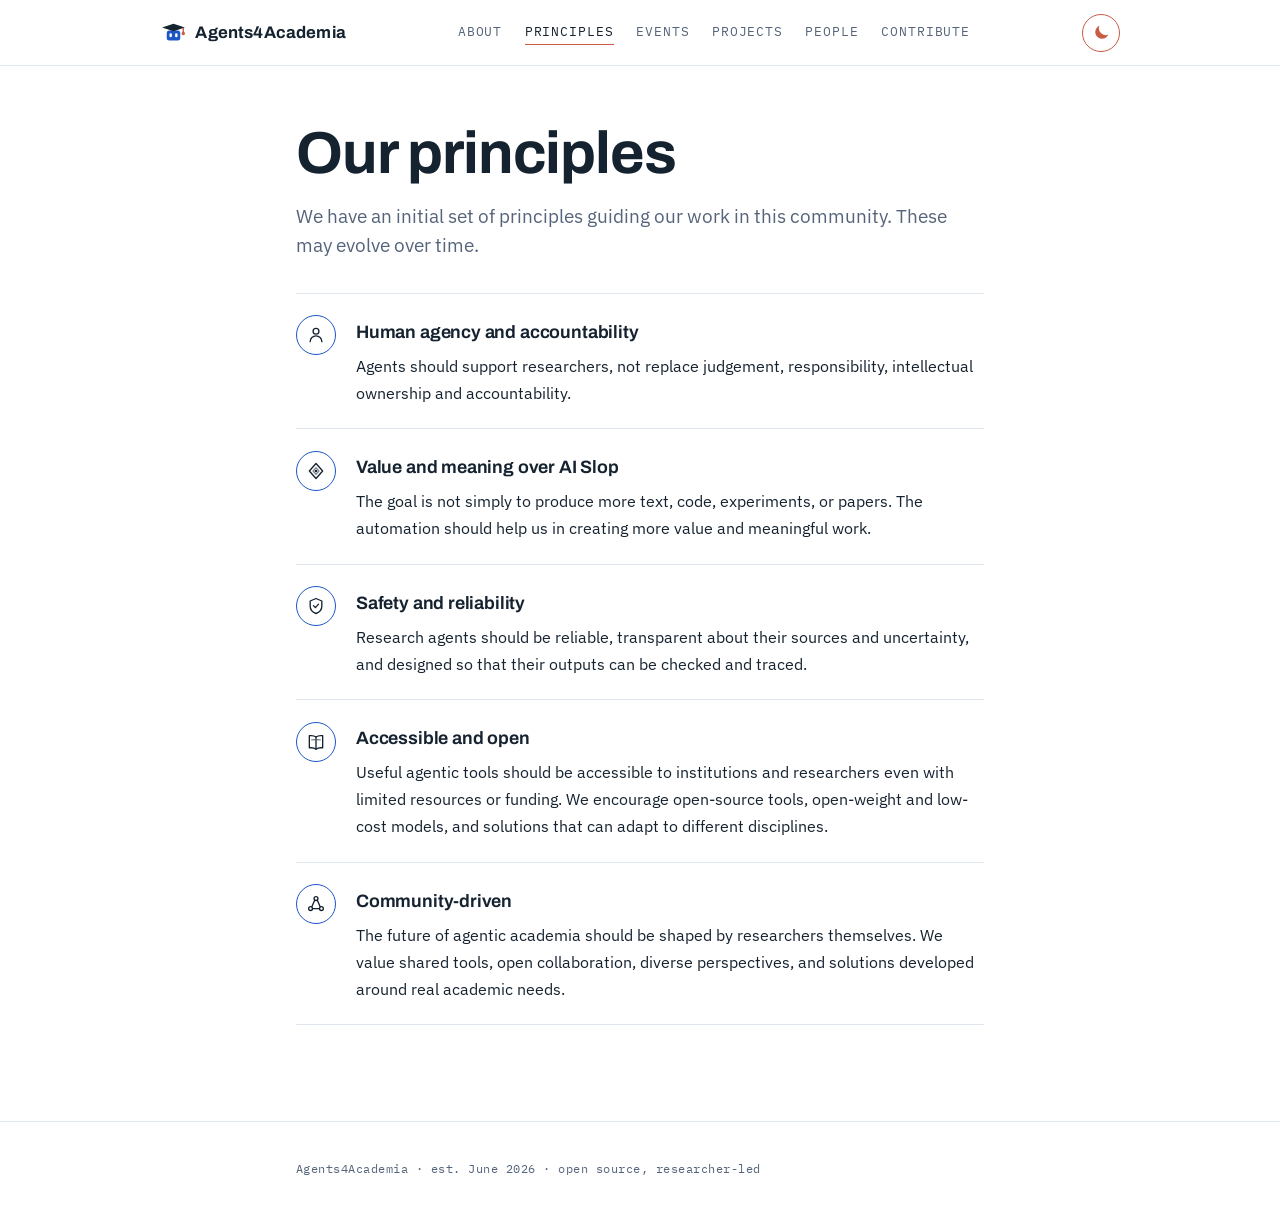
<file: principles.html>
<!doctype html>
<html lang="en">
<head>
  <meta charset="utf-8" />
  <meta name="viewport" content="width=device-width, initial-scale=1" />
  <title>Principles — Agents4Academia</title>
  <meta name="description" content="The principles guiding Agents4Academia: human agency and accountability, value over AI slop, safety and reliability, accessibility and openness, community-driven development." />
  <link rel="icon" type="image/svg+xml" href="assets/img/favicon.svg" />
  <link rel="preconnect" href="https://fonts.googleapis.com" />
  <link rel="preconnect" href="https://fonts.gstatic.com" crossorigin />
  <link href="https://fonts.googleapis.com/css2?family=Archivo:wght@500;650;700&family=IBM+Plex+Mono:wght@400;500&family=IBM+Plex+Sans:wght@400;600&display=swap" rel="stylesheet" />
  <script>
    (function () {
      var t = null;
      try { t = localStorage.getItem("theme"); } catch (e) {}
      if (!t) t = matchMedia("(prefers-color-scheme: dark)").matches ? "dark" : "light";
      document.documentElement.dataset.theme = t;
    })();
  </script>
  <link rel="stylesheet" href="assets/css/style.css?v=7" />
</head>
<body>

<svg xmlns="http://www.w3.org/2000/svg" style="display:none">
  <!-- Agents4Academia icon set. One language: 24-viewBox, 1.6px ink strokes,
       round caps, and one small filled "plotted point" per icon (class dot).
       Colors come from CSS (currentColor + .dot fill), so icons follow text. -->

  <!-- ── lifecycle stages ── -->
  <symbol id="i-discover" viewBox="0 0 24 24" fill="none" stroke="currentColor" stroke-width="1.6" stroke-linecap="round">
    <circle cx="10.5" cy="10.5" r="6.5"/>
    <path d="M15.5 15.5 L20 20"/>
    <circle class="dot" cx="10.5" cy="10.5" r="1.7" fill="currentColor" stroke="none"/>
  </symbol>

  <symbol id="i-organise" viewBox="0 0 24 24" fill="none" stroke="currentColor" stroke-width="1.6" stroke-linecap="round" stroke-linejoin="round">
    <path d="M4 9h16v10a1.5 1.5 0 0 1-1.5 1.5h-13A1.5 1.5 0 0 1 4 19V9z"/>
    <path d="M6 9V6.5A1.5 1.5 0 0 1 7.5 5h3l1.6 2"/>
    <path d="M9 13h6"/>
    <circle class="dot" cx="18" cy="6.5" r="1.7" fill="currentColor" stroke="none"/>
  </symbol>

  <symbol id="i-reproduce" viewBox="0 0 24 24" fill="none" stroke="currentColor" stroke-width="1.6" stroke-linecap="round" stroke-linejoin="round">
    <path d="M19.5 12a7.5 7.5 0 0 1-13.2 4.9"/>
    <path d="M4.5 12a7.5 7.5 0 0 1 13.2-4.9"/>
    <path d="M17.5 3.5v4h-4"/>
    <path d="M6.5 20.5v-4h4"/>
    <circle class="dot" cx="12" cy="12" r="1.7" fill="currentColor" stroke="none"/>
  </symbol>

  <symbol id="i-verify" viewBox="0 0 24 24" fill="none" stroke="currentColor" stroke-width="1.6" stroke-linecap="round" stroke-linejoin="round">
    <circle cx="12" cy="12" r="8"/>
    <path d="M12 1.5v3M12 19.5v3M1.5 12h3M19.5 12h3"/>
    <path d="M8.5 12.2 11 14.7 15.6 9.6"/>
    <circle class="dot" cx="12" cy="4.5" r="1.4" fill="currentColor" stroke="none"/>
  </symbol>

  <symbol id="i-review" viewBox="0 0 24 24" fill="none" stroke="currentColor" stroke-width="1.6" stroke-linecap="round" stroke-linejoin="round">
    <path d="M14.5 5.5 18.5 9.5 9 19H5v-4z"/>
    <path d="M12.5 7.5 16.5 11.5"/>
    <path d="M4 22h16" stroke-opacity="0.55"/>
    <circle class="dot" cx="18.5" cy="5.5" r="1.7" fill="currentColor" stroke="none"/>
  </symbol>

  <!-- ── principles ── -->
  <symbol id="i-agency" viewBox="0 0 24 24" fill="none" stroke="currentColor" stroke-width="1.6" stroke-linecap="round" stroke-linejoin="round">
    <circle cx="12" cy="7.5" r="3.5"/>
    <path d="M5 20a7 7 0 0 1 14 0"/>
  </symbol>

  <symbol id="i-value" viewBox="0 0 24 24" fill="none" stroke="currentColor" stroke-width="1.6" stroke-linejoin="round">
    <path d="M12 3 20 12 12 21 4 12z"/>
    <path d="M8.5 12 12 8l3.5 4-3.5 4z" stroke-opacity="0.55"/>
    <circle class="dot" cx="12" cy="12" r="1.5" fill="currentColor" stroke="none"/>
  </symbol>

  <symbol id="i-safety" viewBox="0 0 24 24" fill="none" stroke="currentColor" stroke-width="1.6" stroke-linecap="round" stroke-linejoin="round">
    <path d="M12 3 19 6v6c0 4.4-3 7.6-7 9-4-1.4-7-4.6-7-9V6z"/>
    <path d="M9 11.5 11.3 14 15 9.8"/>
  </symbol>

  <symbol id="i-open" viewBox="0 0 24 24" fill="none" stroke="currentColor" stroke-width="1.6" stroke-linecap="round" stroke-linejoin="round">
    <path d="M12 6c-2-1.6-4.8-2-8-1.6V19c3.2-.4 6 0 8 1.6 2-1.6 4.8-2 8-1.6V4.4C16.8 4 14 4.4 12 6z"/>
    <path d="M12 6v14.6"/>
    <path d="M7 9.5c1.4-.3 2.7-.3 3.5-.2M13.5 9.3c.8-.1 2.1-.1 3.5.2" stroke-opacity="0.55"/>
  </symbol>

  <symbol id="i-community" viewBox="0 0 24 24" fill="none" stroke="currentColor" stroke-width="1.6" stroke-linecap="round">
    <circle cx="12" cy="5.5" r="2.3"/>
    <circle cx="5.5" cy="17.5" r="2.3"/>
    <circle cx="18.5" cy="17.5" r="2.3"/>
    <path d="M10.4 7.4 7 15.4M13.6 7.4 17 15.4M7.8 17.5h8.4"/>
  </symbol>

  <!-- ── places & channels ── -->
  <symbol id="i-github" viewBox="0 0 24 24" fill="currentColor">
    <path d="M12 2a10 10 0 0 0-3.16 19.49c.5.09.68-.22.68-.48v-1.7c-2.78.6-3.37-1.34-3.37-1.34-.45-1.16-1.11-1.47-1.11-1.47-.91-.62.07-.6.07-.6 1 .07 1.53 1.03 1.53 1.03.9 1.52 2.34 1.08 2.91.83.09-.65.35-1.09.63-1.34-2.22-.25-4.55-1.11-4.55-4.94 0-1.09.39-1.98 1.03-2.68-.1-.25-.45-1.27.1-2.64 0 0 .84-.27 2.75 1.02a9.58 9.58 0 0 1 5 0c1.91-1.29 2.75-1.02 2.75-1.02.55 1.37.2 2.39.1 2.64.64.7 1.03 1.59 1.03 2.68 0 3.84-2.34 4.68-4.57 4.93.36.31.68.92.68 1.85V21c0 .27.18.58.69.48A10 10 0 0 0 12 2z"/>
  </symbol>

  <symbol id="i-discord" viewBox="0 0 24 24" fill="currentColor">
    <path d="M19.3 5.3A16.9 16.9 0 0 0 15.1 4l-.2.4a15.6 15.6 0 0 0-5.8 0L8.9 4a16.9 16.9 0 0 0-4.2 1.3C2 9.1 1.3 12.8 1.6 16.5a17 17 0 0 0 5.2 2.6l.7-1.6a10 10 0 0 1-1.7-.8l.4-.3a12.1 12.1 0 0 0 10.4 0l.4.3c-.5.3-1.1.6-1.7.8l.7 1.6a17 17 0 0 0 5.2-2.6c.4-4.3-.7-8-2.9-11.2zM8.7 14.3c-1 0-1.8-.9-1.8-2s.8-2 1.8-2 1.8.9 1.8 2-.8 2-1.8 2zm6.6 0c-1 0-1.8-.9-1.8-2s.8-2 1.8-2 1.8.9 1.8 2-.8 2-1.8 2z"/>
  </symbol>

  <symbol id="i-x" viewBox="0 0 24 24" fill="currentColor">
    <path d="M17.7 3H21l-7.3 8.3L22.2 21h-6.7l-5.3-6.5L4.2 21H1l7.8-8.9L1.6 3h6.9l4.8 6 4.4-6zm-1.2 16h1.9L6.9 4.9H4.9L16.5 19z"/>
  </symbol>

  <symbol id="i-bluesky" viewBox="0 0 24 24" fill="currentColor">
    <path d="M5.3 4.2C7.6 5.9 10 9.4 12 12c2-2.6 4.4-6.1 6.7-7.8C20.3 3 22 2.7 22 5.9c0 .7-.4 5.5-.6 6.3-.8 2.7-3.6 3.4-6.1 3-4.3-.7 3.2.3 1.7 4.3-1.5 3.8-3.5-1.6-5-3.9-1.5 2.3-3.5 7.7-5 3.9-1.5-4 6-3.6 1.7-4.3-2.5.4-5.3-.3-6.1-3-.2-.8-.6-5.6-.6-6.3 0-3.2 1.7-2.9 3.3-1.7z"/>
  </symbol>

  <symbol id="i-mail" viewBox="0 0 24 24" fill="none" stroke="currentColor" stroke-width="1.6" stroke-linecap="round" stroke-linejoin="round">
    <rect x="3" y="5.5" width="18" height="13" rx="1.5"/>
    <path d="M3.5 7 12 13.5 20.5 7"/>
  </symbol>

  <symbol id="i-globe" viewBox="0 0 24 24" fill="none" stroke="currentColor" stroke-width="1.6" stroke-linecap="round">
    <circle cx="12" cy="12" r="8.5"/>
    <path d="M3.5 12h17M12 3.5c-2.5 2.3-3.7 5.2-3.7 8.5s1.2 6.2 3.7 8.5c2.5-2.3 3.7-5.2 3.7-8.5S14.5 5.8 12 3.5z"/>
  </symbol>

  <symbol id="i-institution" viewBox="0 0 24 24" fill="none" stroke="currentColor" stroke-width="1.6" stroke-linecap="round" stroke-linejoin="round">
    <path d="M3 9.5 12 4l9 5.5"/>
    <path d="M5 10v7M9.7 10v7M14.3 10v7M19 10v7"/>
    <path d="M3.5 20.5h17M4.5 17.5h15"/>
    <circle class="dot" cx="12" cy="7.2" r="1.3" fill="currentColor" stroke="none"/>
  </symbol>

  <symbol id="i-scholar" viewBox="0 0 24 24" fill="none" stroke="currentColor" stroke-width="1.6" stroke-linecap="round" stroke-linejoin="round">
    <path d="M2.5 9.5 12 5l9.5 4.5L12 14z"/>
    <path d="M6.5 12v4.2c0 1.5 2.5 2.8 5.5 2.8s5.5-1.3 5.5-2.8V12"/>
    <path d="M21 10v5" stroke-opacity="0.7"/>
  </symbol>

  <symbol id="i-external" viewBox="0 0 24 24" fill="none" stroke="currentColor" stroke-width="1.6" stroke-linecap="round" stroke-linejoin="round">
    <path d="M18 13.5V19a1.5 1.5 0 0 1-1.5 1.5h-11A1.5 1.5 0 0 1 4 19V8a1.5 1.5 0 0 1 1.5-1.5H11"/>
    <path d="M14.5 3.5H20.5V9.5"/>
    <path d="M20 4 11.5 12.5"/>
  </symbol>

  <symbol id="i-doc" viewBox="0 0 24 24" fill="none" stroke="currentColor" stroke-width="1.6" stroke-linecap="round" stroke-linejoin="round">
    <path d="M6 2.5h8l4 4V20a1.5 1.5 0 0 1-1.5 1.5h-10A1.5 1.5 0 0 1 5 20V4A1.5 1.5 0 0 1 6.5 2.5z"/>
    <path d="M14 2.5V7h4.5"/>
    <path d="M8.5 12h7M8.5 15.5h7"/>
  </symbol>

  <symbol id="i-calendar" viewBox="0 0 24 24" fill="none" stroke="currentColor" stroke-width="1.6" stroke-linecap="round" stroke-linejoin="round">
    <rect x="3.5" y="5" width="17" height="16" rx="1.5"/>
    <path d="M3.5 9.5h17M8 2.5V6M16 2.5V6"/>
    <circle class="dot" cx="12" cy="15" r="1.6" fill="currentColor" stroke="none"/>
  </symbol>
</svg>

<header class="site-header">
  <div class="wrap">
    <a class="brand" href="./">
      <svg class="node" viewBox="0 0 32 32" aria-hidden="true"><rect x="8" y="13.5" width="16" height="12" rx="3" fill="var(--plot)"/><rect x="11.2" y="16.8" width="2.9" height="4.8" rx="1.45" fill="#fff"/><rect x="17.9" y="16.8" width="2.9" height="4.8" rx="1.45" fill="#fff"/><path d="M2.5 10 16 5.5 29.5 10 16 14.5 Z" fill="var(--ink)"/><path d="M27.6 10.8 V 15.4" stroke="var(--accent)" stroke-width="1.7" stroke-linecap="round"/><circle cx="27.6" cy="17.2" r="2" fill="var(--accent)"/></svg>
      Agents4Academia
    </a>
    <nav class="site-nav" aria-label="Primary">
      <a href="./">About</a>
      <a href="principles.html" aria-current="page">Principles</a>
      <a href="events/">Events</a>
      <a href="projects.html">Projects</a>
      <a href="people.html">People</a>
      <a href="contribute.html">Contribute</a>
    </nav>
    <button class="theme-toggle" aria-label="Toggle dark mode"
      onclick="var r=document.documentElement;var t=r.dataset.theme==='dark'?'light':'dark';r.dataset.theme=t;try{localStorage.setItem('theme',t)}catch(e){}">
      <svg class="tt-sun" viewBox="0 0 24 24" fill="none" stroke="currentColor" stroke-width="2" stroke-linecap="round" aria-hidden="true">
        <circle cx="12" cy="12" r="4.2"/>
        <path d="M12 2.5v2.4M12 19.1v2.4M2.5 12h2.4M19.1 12h2.4M5 5l1.7 1.7M17.3 17.3 19 19M19 5l-1.7 1.7M6.7 17.3 5 19"/>
      </svg>
      <svg class="tt-moon" viewBox="0 0 24 24" fill="currentColor" aria-hidden="true">
        <path d="M20.5 14.6A8.5 8.5 0 0 1 9.4 3.5a8.5 8.5 0 1 0 11.1 11.1z"/>
      </svg>
    </button>
  </div>
</header>

<main>
  <div class="wrap">
    <h1>Our principles</h1>
    <p class="tagline">
      We have an initial set of principles guiding our work in this community.
      These may evolve over time.
    </p>

    <ul class="principles">
      <li>
        <span class="p-ico"><svg class="ico" aria-hidden="true"><use href="#i-agency"/></svg></span>
        <div>
          <h2>Human agency and accountability</h2>
          <p>Agents should support researchers, not replace judgement,
            responsibility, intellectual ownership and accountability.</p>
        </div>
      </li>
      <li>
        <span class="p-ico"><svg class="ico" aria-hidden="true"><use href="#i-value"/></svg></span>
        <div>
          <h2>Value and meaning over AI Slop</h2>
          <p>The goal is not simply to produce more text, code, experiments, or
            papers. The automation should help us in creating more value and
            meaningful work.</p>
        </div>
      </li>
      <li>
        <span class="p-ico"><svg class="ico" aria-hidden="true"><use href="#i-safety"/></svg></span>
        <div>
          <h2>Safety and reliability</h2>
          <p>Research agents should be reliable, transparent about their sources
            and uncertainty, and designed so that their outputs can be checked
            and traced.</p>
        </div>
      </li>
      <li>
        <span class="p-ico"><svg class="ico" aria-hidden="true"><use href="#i-open"/></svg></span>
        <div>
          <h2>Accessible and open</h2>
          <p>Useful agentic tools should be accessible to institutions and
            researchers even with limited resources or funding. We encourage
            open-source tools, open-weight and low-cost models, and solutions
            that can adapt to different disciplines.</p>
        </div>
      </li>
      <li>
        <span class="p-ico"><svg class="ico" aria-hidden="true"><use href="#i-community"/></svg></span>
        <div>
          <h2>Community-driven</h2>
          <p>The future of agentic academia should be shaped by researchers
            themselves. We value shared tools, open collaboration, diverse
            perspectives, and solutions developed around real academic needs.</p>
        </div>
      </li>
    </ul>
  </div>
</main>

<footer class="site-footer">
  <div class="wrap">
    <p>Agents4Academia · est. June 2026 · open source, researcher-led</p>
  </div>
</footer>

</body>
</html>
</file>
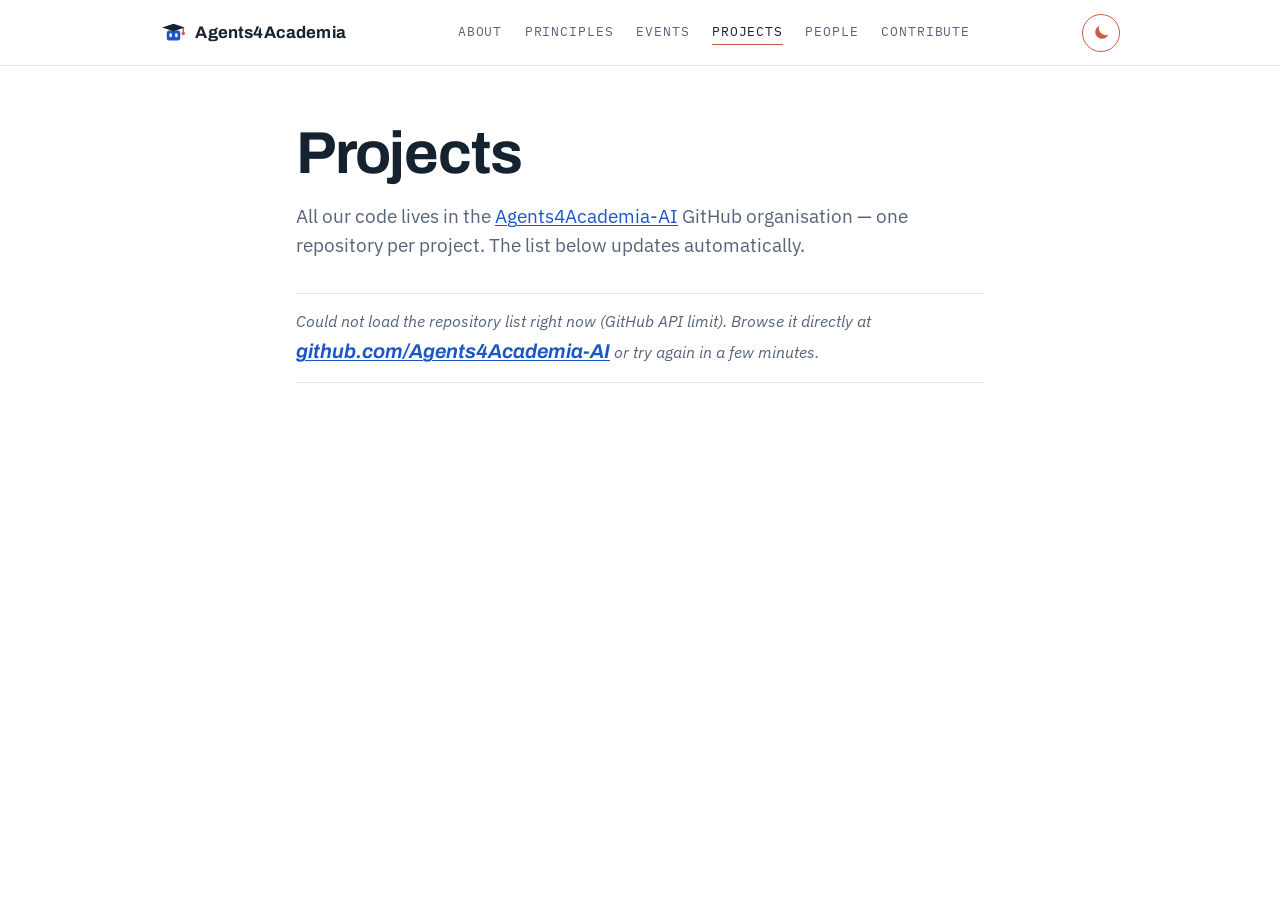
<file: projects.html>
<!doctype html>
<html lang="en">
<head>
  <meta charset="utf-8" />
  <meta name="viewport" content="width=device-width, initial-scale=1" />
  <link rel="icon" type="image/svg+xml" href="assets/img/favicon.svg" />
  <title>Projects — Agents4Academia</title>
  <link rel="preconnect" href="https://fonts.googleapis.com" />
  <link rel="preconnect" href="https://fonts.gstatic.com" crossorigin />
  <link href="https://fonts.googleapis.com/css2?family=Archivo:wght@500;650;700&family=IBM+Plex+Mono:wght@400;500&family=IBM+Plex+Sans:wght@400;600&display=swap" rel="stylesheet" />
  <script>
    (function () {
      var t = null;
      try { t = localStorage.getItem("theme"); } catch (e) {}
      if (!t) t = matchMedia("(prefers-color-scheme: dark)").matches ? "dark" : "light";
      document.documentElement.dataset.theme = t;
    })();
  </script>
  <link rel="stylesheet" href="assets/css/style.css?v=7" />
</head>
<body>

<header class="site-header">
  <div class="wrap">
    <a class="brand" href="./">
      <svg class="node" viewBox="0 0 32 32" aria-hidden="true"><rect x="8" y="13.5" width="16" height="12" rx="3" fill="var(--plot)"/><rect x="11.2" y="16.8" width="2.9" height="4.8" rx="1.45" fill="#fff"/><rect x="17.9" y="16.8" width="2.9" height="4.8" rx="1.45" fill="#fff"/><path d="M2.5 10 16 5.5 29.5 10 16 14.5 Z" fill="var(--ink)"/><path d="M27.6 10.8 V 15.4" stroke="var(--accent)" stroke-width="1.7" stroke-linecap="round"/><circle cx="27.6" cy="17.2" r="2" fill="var(--accent)"/></svg>
      Agents4Academia
    </a>
    <nav class="site-nav" aria-label="Primary">
      <a href="./">About</a>
      <a href="principles.html">Principles</a>
      <a href="events/">Events</a>
      <a href="projects.html" aria-current="page">Projects</a>
      <a href="people.html">People</a>
      <a href="contribute.html">Contribute</a>
    </nav>
    <button class="theme-toggle" aria-label="Toggle dark mode"
      onclick="var r=document.documentElement;var t=r.dataset.theme==='dark'?'light':'dark';r.dataset.theme=t;try{localStorage.setItem('theme',t)}catch(e){}">
      <svg class="tt-sun" viewBox="0 0 24 24" fill="none" stroke="currentColor" stroke-width="2" stroke-linecap="round" aria-hidden="true">
        <circle cx="12" cy="12" r="4.2"/>
        <path d="M12 2.5v2.4M12 19.1v2.4M2.5 12h2.4M19.1 12h2.4M5 5l1.7 1.7M17.3 17.3 19 19M19 5l-1.7 1.7M6.7 17.3 5 19"/>
      </svg>
      <svg class="tt-moon" viewBox="0 0 24 24" fill="currentColor" aria-hidden="true">
        <path d="M20.5 14.6A8.5 8.5 0 0 1 9.4 3.5a8.5 8.5 0 1 0 11.1 11.1z"/>
      </svg>
    </button>
  </div>
</header>

<main>
  <div class="wrap">
    <h1>Projects</h1>
    <p class="tagline">
      All our code lives in the
      <a href="https://github.com/Agents4Academia-AI">Agents4Academia-AI</a>
      GitHub organisation — one repository per project. The list below updates
      automatically.
    </p>

    <ul class="plain resources projects" id="repo-list">
      <li class="tba" id="repo-status">Loading repositories&hellip;</li>
    </ul>
  </div>
</main>

<script>
(function () {
  var ORG = "Agents4Academia-AI";
  var EXCLUDE = [".github", "agents4academia.github.io", "media", "example-agents"];
  // Contributors hidden by squashed history etc. — shown in addition to the API list.
  var EXTRA_CONTRIBUTORS = { "prior": ["harit7"] };
  var list = document.getElementById("repo-list");
  var status = document.getElementById("repo-status");

  function fail() {
    status.innerHTML =
      'Could not load the repository list right now (GitHub API limit). ' +
      'Browse it directly at ' +
      '<a href="https://github.com/' + ORG + '">github.com/' + ORG + '</a> ' +
      'or try again in a few minutes.';
  }

  // GitHub allows 60 unauthenticated requests/hour per IP, so cache
  // responses for 10 minutes and serve stale data if the API refuses.
  function getJSON(url) {
    var key = "gh:" + url;
    var hit = null;
    try { hit = JSON.parse(localStorage.getItem(key)); } catch (e) {}
    if (hit && Date.now() - hit.t < 600000) return Promise.resolve(hit.d);
    return fetch(url)
      .then(function (r) { if (!r.ok) throw new Error(r.status); return r.json(); })
      .then(function (d) {
        try { localStorage.setItem(key, JSON.stringify({ t: Date.now(), d: d })); } catch (e) {}
        return d;
      })
      .catch(function (e) {
        if (hit) return hit.d;
        throw e;
      });
  }

  function repoItem(repo) {
    var li = document.createElement("li");

    var link = document.createElement("a");
    link.href = repo.html_url;
    link.textContent = repo.name;
    li.appendChild(link);

    var meta = [];
    if (repo.language) meta.push(repo.language);
    if (repo.stargazers_count > 0) meta.push("★ " + repo.stargazers_count);
    if (repo.pushed_at) {
      meta.push("updated " + new Date(repo.pushed_at).toLocaleDateString("en-GB",
        { day: "numeric", month: "short" }));
    }
    if (meta.length) {
      var src = document.createElement("span");
      src.className = "src";
      src.textContent = meta.join(" · ");
      li.appendChild(src);
    }

    if (repo.description) {
      var blurb = document.createElement("p");
      blurb.className = "blurb";
      blurb.textContent = repo.description;
      li.appendChild(blurb);
    }

    addContributors(repo, li);
    return li;
  }

  function addContributors(repo, li) {
    getJSON("https://api.github.com/repos/" + ORG + "/" + repo.name +
            "/contributors?per_page=12")
      .then(function (people) {
        people = people.filter(function (p) { return p.type === "User"; });
        (EXTRA_CONTRIBUTORS[repo.name] || []).forEach(function (login) {
          var listed = people.some(function (p) { return p.login === login; });
          if (!listed) {
            people.push({
              login: login,
              html_url: "https://github.com/" + login,
              avatar_url: "https://avatars.githubusercontent.com/" + login + "?v=4"
            });
          }
        });
        if (people.length === 0) return;

        var row = document.createElement("p");
        row.className = "contribs";
        people.forEach(function (p) {
          var a = document.createElement("a");
          a.href = p.html_url;
          a.title = p.login;
          var img = document.createElement("img");
          img.src = p.avatar_url + "&s=64";
          img.alt = p.login;
          img.loading = "lazy";
          a.appendChild(img);
          row.appendChild(a);
        });
        li.appendChild(row);
      })
      .catch(function () { /* contributors are optional */ });
  }

  getJSON("https://api.github.com/orgs/" + ORG + "/repos?per_page=100&sort=pushed")
    .then(function (repos) {
      repos = repos.filter(function (r) {
        return EXCLUDE.indexOf(r.name) === -1 && !r.fork && !r.archived;
      });
      if (repos.length === 0) {
        status.textContent =
          "Project repositories will appear here as teams create them.";
        return;
      }
      list.innerHTML = "";
      repos.forEach(function (r) { list.appendChild(repoItem(r)); });
    })
    .catch(fail);
})();
</script>

</body>
</html>
</file>
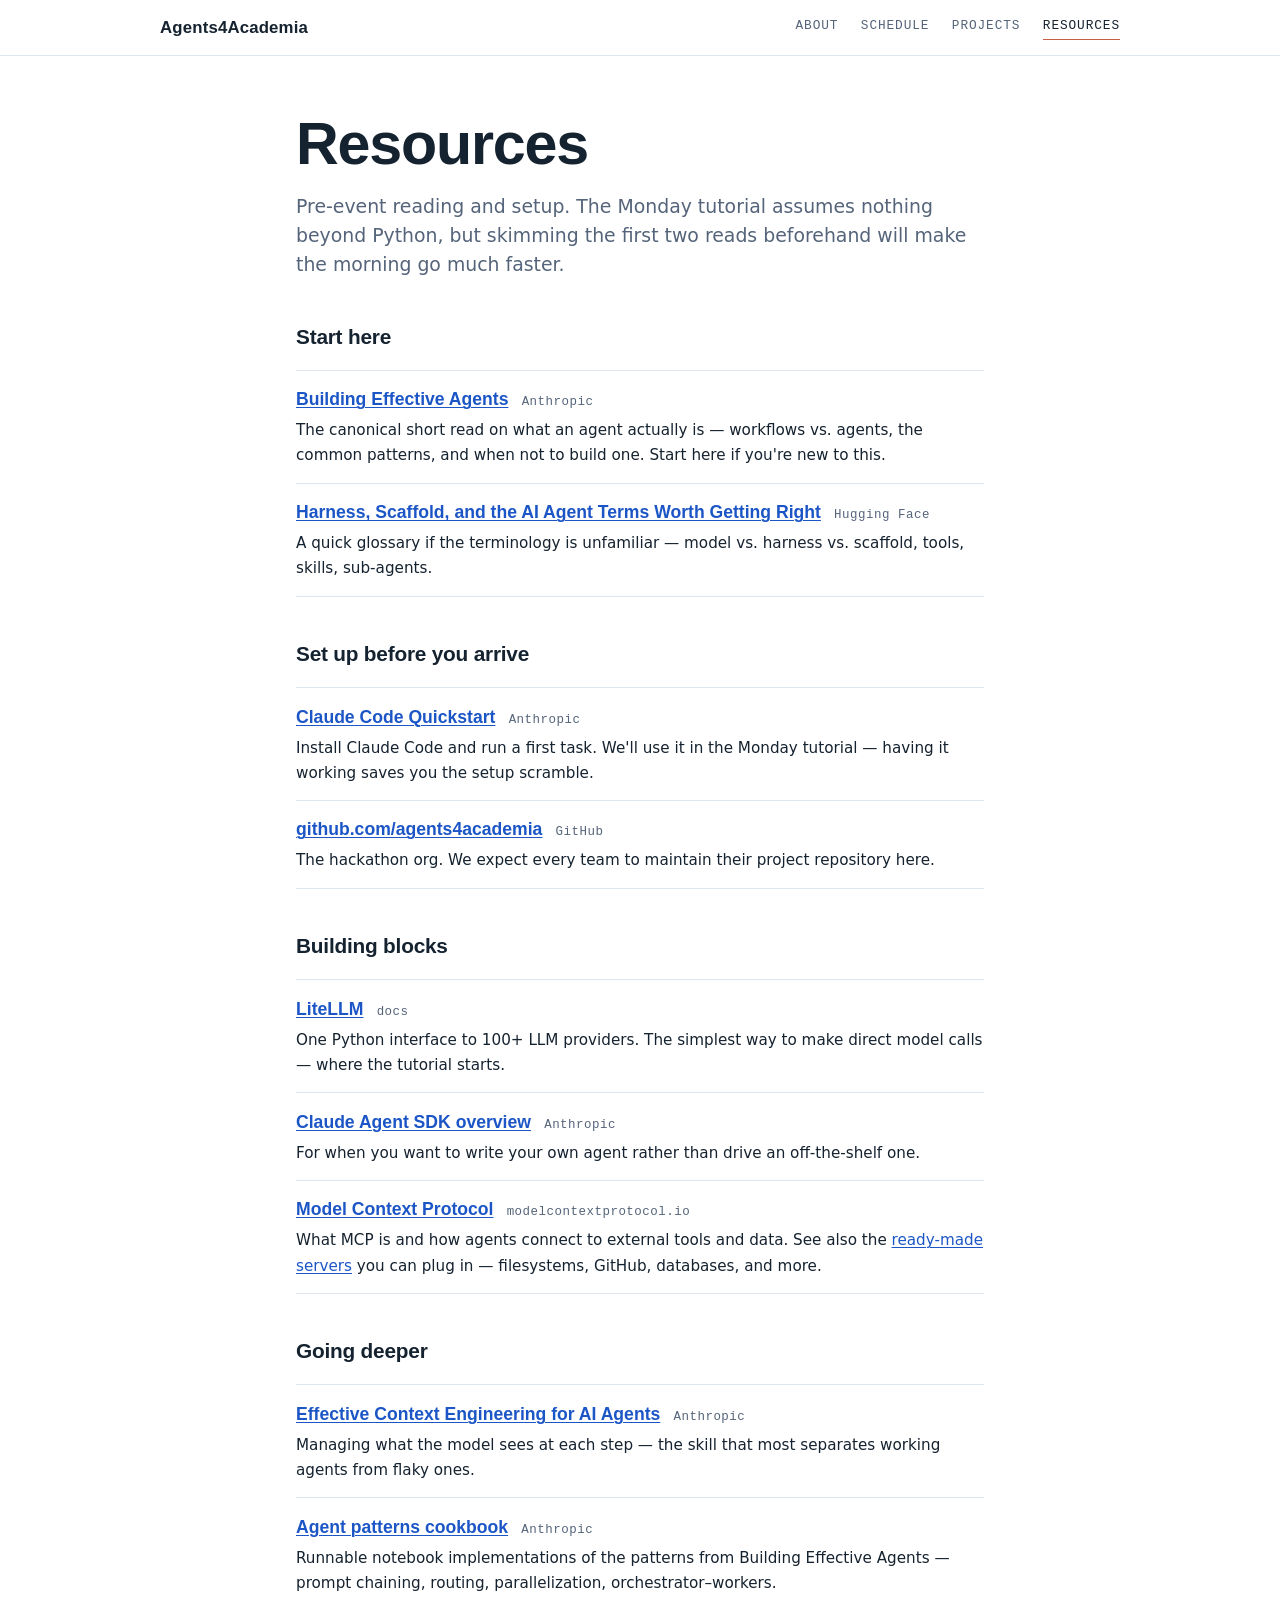
<file: resources.html>
<!doctype html>
<html lang="en">
<head>
  <meta charset="utf-8" />
  <meta name="viewport" content="width=device-width, initial-scale=1" />
  <title>Resources — Agents4Academia</title>
  <link rel="preconnect" href="https://fonts.googleapis.com" />
  <link rel="preconnect" href="https://fonts.gstatic.com" crossorigin />
  <link href="https://fonts.googleapis.com/css2?family=Crimson+Pro:wght@400;500;600&display=swap" rel="stylesheet" />
  <link rel="stylesheet" href="assets/css/style.css" />
</head>
<body>

<header class="site-header">
  <div class="wrap">
    <a class="brand" href="./">Agents4Academia</a>
    <nav class="site-nav" aria-label="Primary">
      <a href="./">About</a>
      <a href="schedule.html">Schedule</a>
      <a href="projects.html">Projects</a>
      <a href="resources.html" aria-current="page">Resources</a>
    </nav>
  </div>
</header>

<main>
  <div class="wrap">
    <h1>Resources</h1>
    <p class="tagline">
      Pre-event reading and setup. The Monday tutorial assumes nothing beyond
      Python, but skimming the first two reads beforehand will make the morning
      go much faster.
    </p>

    <h2>Start here</h2>

    <ul class="plain resources">
      <li>
        <a href="https://www.anthropic.com/engineering/building-effective-agents">Building Effective Agents</a>
        <span class="src">Anthropic</span>
        <p class="blurb">The canonical short read on what an agent actually is —
        workflows vs. agents, the common patterns, and when not to build one.
        Start here if you're new to this.</p>
      </li>
      <li>
        <a href="https://huggingface.co/blog/agent-glossary">Harness, Scaffold, and the AI Agent Terms Worth Getting Right</a>
        <span class="src">Hugging Face</span>
        <p class="blurb">A quick glossary if the terminology is unfamiliar —
        model vs. harness vs. scaffold, tools, skills, sub-agents.</p>
      </li>
    </ul>

    <h2>Set up before you arrive</h2>

    <ul class="plain resources">
      <li>
        <a href="https://code.claude.com/docs/en/quickstart">Claude Code Quickstart</a>
        <span class="src">Anthropic</span>
        <p class="blurb">Install Claude Code and run a first task. We'll use it
        in the Monday tutorial — having it working saves you the setup scramble.</p>
      </li>
      <li>
        <a href="https://github.com/agents4academia">github.com/agents4academia</a>
        <span class="src">GitHub</span>
        <p class="blurb">The hackathon org. We expect every team to maintain
        their project repository here.</p>
      </li>
    </ul>

    <h2>Building blocks</h2>

    <ul class="plain resources">
      <li>
        <a href="https://docs.litellm.ai/docs/">LiteLLM</a>
        <span class="src">docs</span>
        <p class="blurb">One Python interface to 100+ LLM providers. The simplest
        way to make direct model calls — where the tutorial starts.</p>
      </li>
      <li>
        <a href="https://code.claude.com/docs/en/agent-sdk/overview">Claude Agent SDK overview</a>
        <span class="src">Anthropic</span>
        <p class="blurb">For when you want to write your own agent rather than
        drive an off-the-shelf one.</p>
      </li>
      <li>
        <a href="https://modelcontextprotocol.io/docs/getting-started/intro">Model Context Protocol</a>
        <span class="src">modelcontextprotocol.io</span>
        <p class="blurb">What MCP is and how agents connect to external tools and
        data. See also the <a href="https://github.com/modelcontextprotocol/servers">ready-made
        servers</a> you can plug in — filesystems, GitHub, databases, and more.</p>
      </li>
    </ul>

    <h2>Going deeper</h2>

    <ul class="plain resources">
      <li>
        <a href="https://www.anthropic.com/engineering/effective-context-engineering-for-ai-agents">Effective Context Engineering for AI Agents</a>
        <span class="src">Anthropic</span>
        <p class="blurb">Managing what the model sees at each step — the skill
        that most separates working agents from flaky ones.</p>
      </li>
      <li>
        <a href="https://platform.claude.com/cookbook/patterns-agents-basic-workflows">Agent patterns cookbook</a>
        <span class="src">Anthropic</span>
        <p class="blurb">Runnable notebook implementations of the patterns from
        Building Effective Agents — prompt chaining, routing, parallelization,
        orchestrator–workers.</p>
      </li>
    </ul>
  </div>
</main>

</body>
</html>
</file>
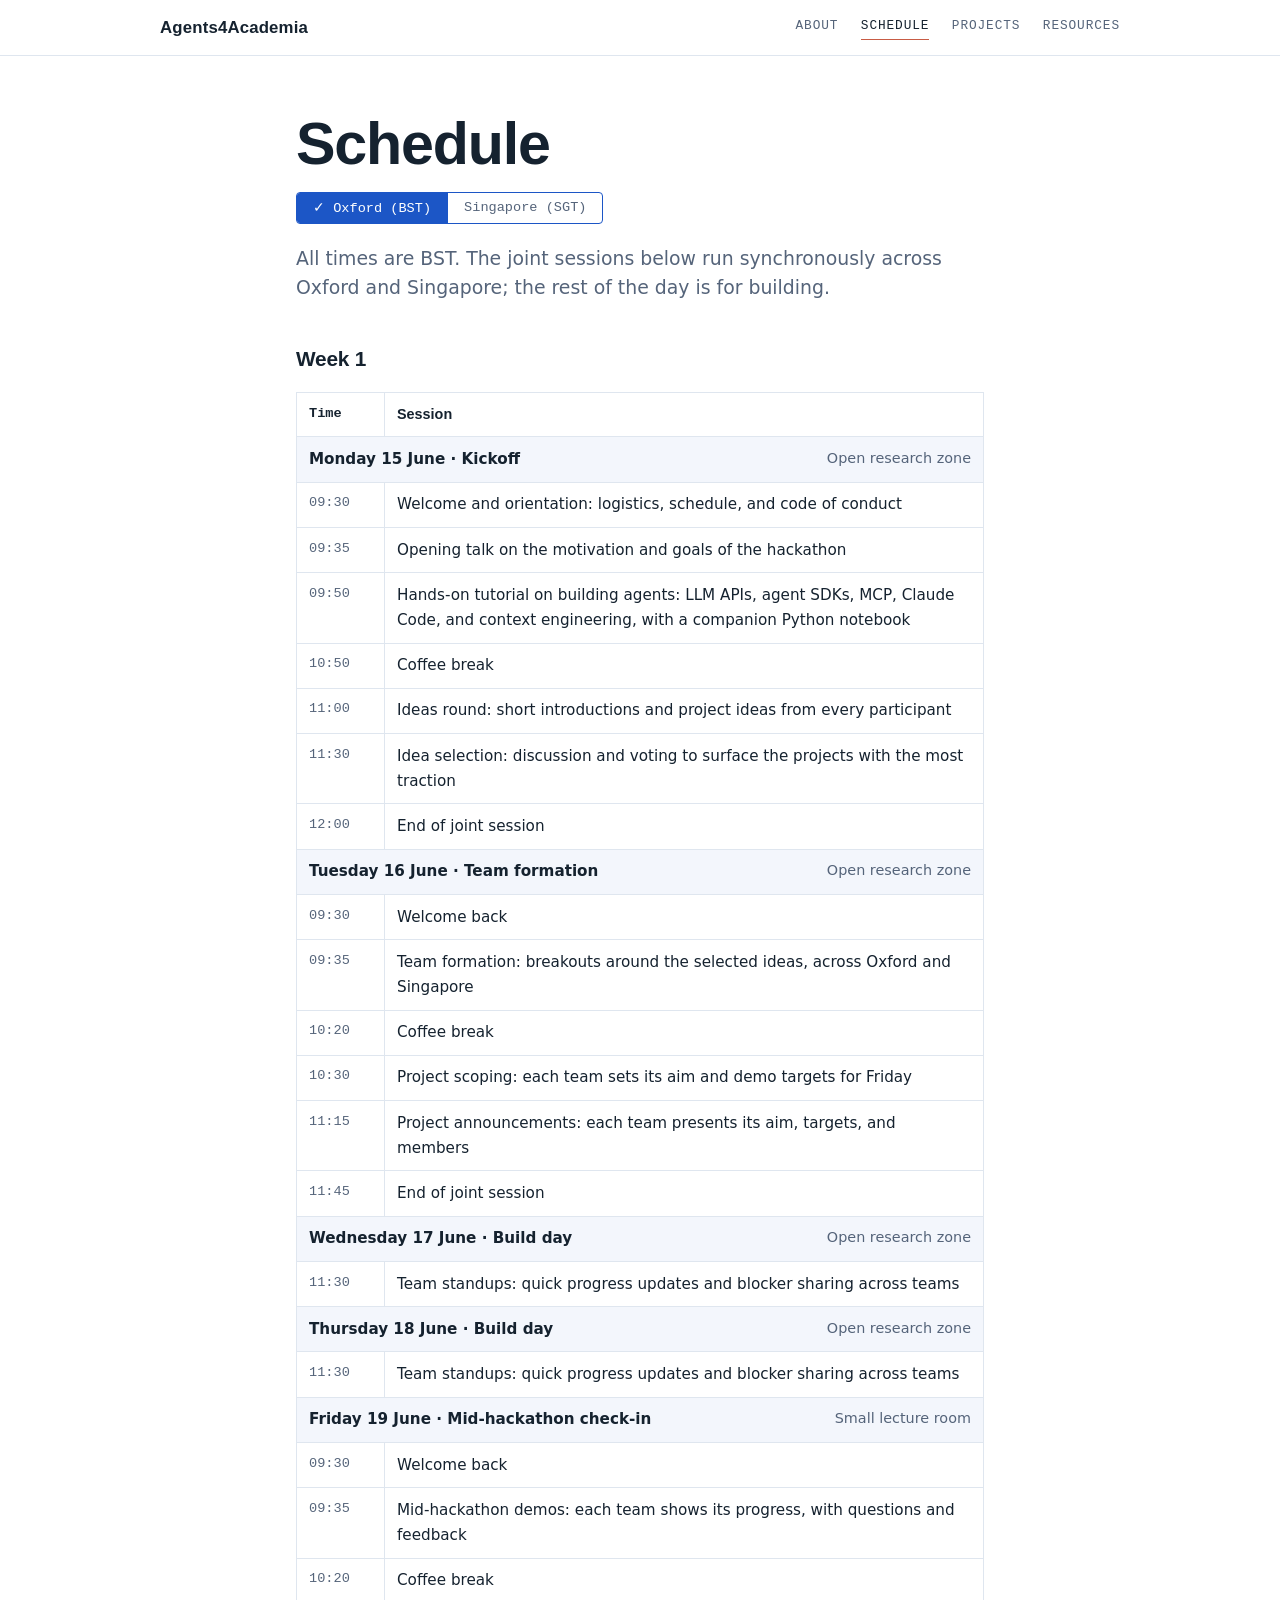
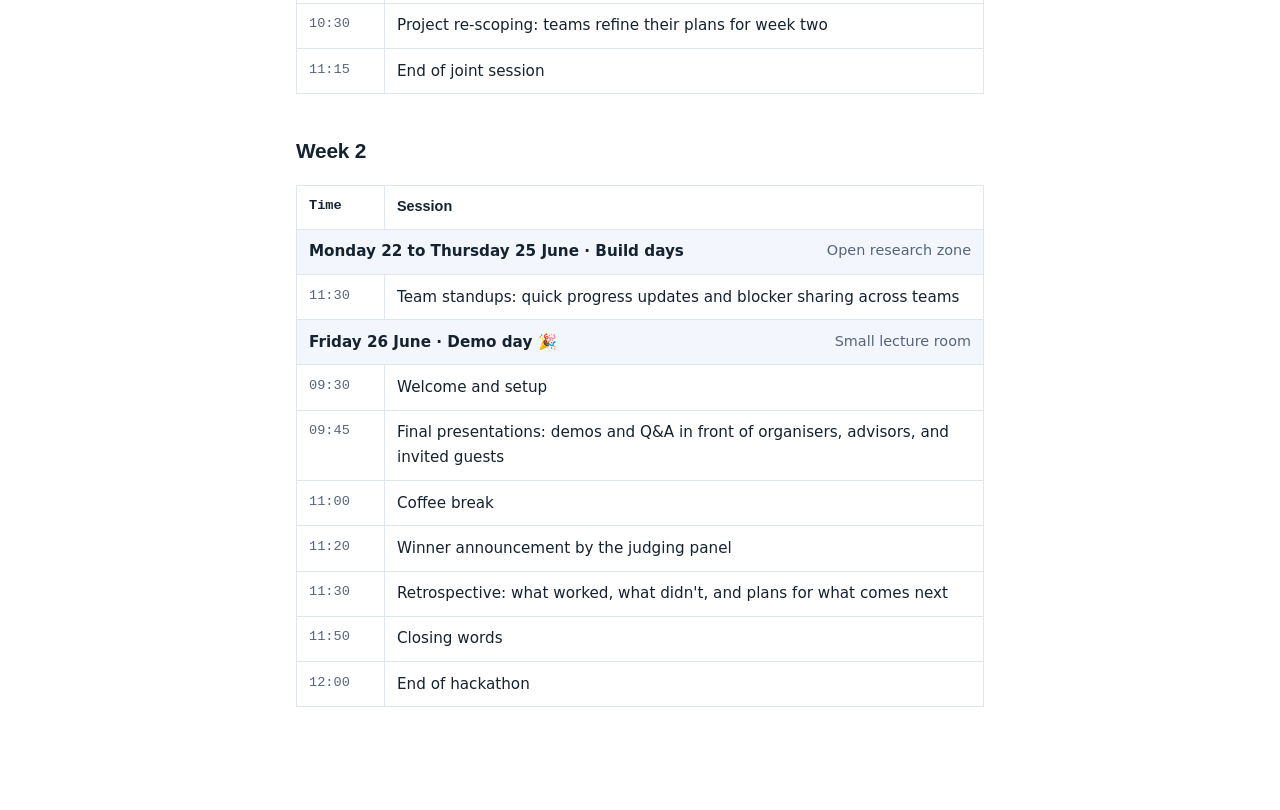
<file: schedule.html>
<!doctype html>
<html lang="en">
<head>
  <meta charset="utf-8" />
  <meta name="viewport" content="width=device-width, initial-scale=1" />
  <title>Schedule — Agents4Academia</title>
  <link rel="preconnect" href="https://fonts.googleapis.com" />
  <link rel="preconnect" href="https://fonts.gstatic.com" crossorigin />
  <link href="https://fonts.googleapis.com/css2?family=Crimson+Pro:wght@400;500;600&display=swap" rel="stylesheet" />
  <link rel="stylesheet" href="assets/css/style.css" />
</head>
<body>

<header class="site-header">
  <div class="wrap">
    <a class="brand" href="./">Agents4Academia</a>
    <nav class="site-nav" aria-label="Primary">
      <a href="./">About</a>
      <a href="schedule.html" aria-current="page">Schedule</a>
      <a href="projects.html">Projects</a>
      <a href="resources.html">Resources</a>
    </nav>
  </div>
</header>

<main>
  <div class="wrap">
    <h1>Schedule</h1>

    <div class="tz-toggle" role="group" aria-label="Timezone">
      <button type="button" id="tz-uk" aria-pressed="true">Oxford (BST)</button>
      <button type="button" id="tz-sg" aria-pressed="false">Singapore (SGT)</button>
    </div>

    <p class="tagline" id="tz-note-uk">
      All times are BST. The joint sessions below run synchronously across
      Oxford and Singapore; the rest of the day is for building.
    </p>
    <p class="tagline" id="tz-note-sg" hidden>
      All times are SGT. The joint sessions below run synchronously with
      Oxford in the late afternoon; the rest of the day is for building.
    </p>

    <h2>Week 1</h2>

    <table class="schedule">
      <thead>
        <tr><th class="time">Time</th><th>Session</th></tr>
      </thead>
      <tbody>
        <tr class="day-row"><td colspan="2"><span>Monday 15 June &middot; Kickoff</span><span class="loc" data-uk="Open research zone" data-sg="Location TBD">Open research zone</span></td></tr>
        <tr><td class="time" data-bst="09:30">09:30</td><td>Welcome and orientation: logistics, schedule, and code of conduct</td></tr>
        <tr><td class="time" data-bst="09:35">09:35</td><td>Opening talk on the motivation and goals of the hackathon</td></tr>
        <tr><td class="time" data-bst="09:50">09:50</td><td>Hands-on tutorial on building agents: LLM APIs, agent SDKs, MCP, Claude Code, and context engineering, with a companion Python notebook</td></tr>
        <tr><td class="time" data-bst="10:50">10:50</td><td>Coffee break</td></tr>
        <tr><td class="time" data-bst="11:00">11:00</td><td>Ideas round: short introductions and project ideas from every participant</td></tr>
        <tr><td class="time" data-bst="11:30">11:30</td><td>Idea selection: discussion and voting to surface the projects with the most traction</td></tr>
        <tr><td class="time" data-bst="12:00">12:00</td><td>End of joint session</td></tr>

        <tr class="day-row"><td colspan="2"><span>Tuesday 16 June &middot; Team formation</span><span class="loc" data-uk="Open research zone" data-sg="Location TBD">Open research zone</span></td></tr>
        <tr><td class="time" data-bst="09:30">09:30</td><td>Welcome back</td></tr>
        <tr><td class="time" data-bst="09:35">09:35</td><td>Team formation: breakouts around the selected ideas, across Oxford and Singapore</td></tr>
        <tr><td class="time" data-bst="10:20">10:20</td><td>Coffee break</td></tr>
        <tr><td class="time" data-bst="10:30">10:30</td><td>Project scoping: each team sets its aim and demo targets for Friday</td></tr>
        <tr><td class="time" data-bst="11:15">11:15</td><td>Project announcements: each team presents its aim, targets, and members</td></tr>
        <tr><td class="time" data-bst="11:45">11:45</td><td>End of joint session</td></tr>

        <tr class="day-row"><td colspan="2"><span>Wednesday 17 June &middot; Build day</span><span class="loc" data-uk="Open research zone" data-sg="Location TBD">Open research zone</span></td></tr>
        <tr><td class="time" data-bst="11:30">11:30</td><td>Team standups: quick progress updates and blocker sharing across teams</td></tr>

        <tr class="day-row"><td colspan="2"><span>Thursday 18 June &middot; Build day</span><span class="loc" data-uk="Open research zone" data-sg="Location TBD">Open research zone</span></td></tr>
        <tr><td class="time" data-bst="11:30">11:30</td><td>Team standups: quick progress updates and blocker sharing across teams</td></tr>

        <tr class="day-row"><td colspan="2"><span>Friday 19 June &middot; Mid-hackathon check-in</span><span class="loc" data-uk="Small lecture room" data-sg="Location TBD">Small lecture room</span></td></tr>
        <tr><td class="time" data-bst="09:30">09:30</td><td>Welcome back</td></tr>
        <tr><td class="time" data-bst="09:35">09:35</td><td>Mid-hackathon demos: each team shows its progress, with questions and feedback</td></tr>
        <tr><td class="time" data-bst="10:20">10:20</td><td>Coffee break</td></tr>
        <tr><td class="time" data-bst="10:30">10:30</td><td>Project re-scoping: teams refine their plans for week two</td></tr>
        <tr><td class="time" data-bst="11:15">11:15</td><td>End of joint session</td></tr>
      </tbody>
    </table>

    <h2>Week 2</h2>

    <table class="schedule">
      <thead>
        <tr><th class="time">Time</th><th>Session</th></tr>
      </thead>
      <tbody>
        <tr class="day-row"><td colspan="2"><span>Monday 22 to Thursday 25 June &middot; Build days</span><span class="loc" data-uk="Open research zone" data-sg="Location TBD">Open research zone</span></td></tr>
        <tr><td class="time" data-bst="11:30">11:30</td><td>Team standups: quick progress updates and blocker sharing across teams</td></tr>

        <tr class="day-row"><td colspan="2"><span>Friday 26 June &middot; Demo day 🎉</span><span class="loc" data-uk="Small lecture room" data-sg="Location TBD">Small lecture room</span></td></tr>
        <tr><td class="time" data-bst="09:30">09:30</td><td>Welcome and setup</td></tr>
        <tr><td class="time" data-bst="09:45">09:45</td><td>Final presentations: demos and Q&amp;A in front of organisers, advisors, and invited guests</td></tr>
        <tr><td class="time" data-bst="11:00">11:00</td><td>Coffee break</td></tr>
        <tr><td class="time" data-bst="11:20">11:20</td><td>Winner announcement by the judging panel</td></tr>
        <tr><td class="time" data-bst="11:30">11:30</td><td>Retrospective: what worked, what didn't, and plans for what comes next</td></tr>
        <tr><td class="time" data-bst="11:50">11:50</td><td>Closing words</td></tr>
        <tr><td class="time" data-bst="12:00">12:00</td><td>End of hackathon</td></tr>
      </tbody>
    </table>
  </div>
</main>

<script>
(function () {
  var OFFSET_HOURS = 7; /* SGT (UTC+8) minus BST (UTC+1) */
  var ukBtn = document.getElementById("tz-uk");
  var sgBtn = document.getElementById("tz-sg");
  var ukNote = document.getElementById("tz-note-uk");
  var sgNote = document.getElementById("tz-note-sg");
  var cells = document.querySelectorAll("td.time[data-bst]");

  function toSgt(bst) {
    var parts = bst.split(":");
    var h = (parseInt(parts[0], 10) + OFFSET_HOURS) % 24;
    return (h < 10 ? "0" + h : h) + ":" + parts[1];
  }

  function show(zone) {
    var sg = zone === "sg";
    cells.forEach(function (td) {
      td.textContent = sg ? toSgt(td.dataset.bst) : td.dataset.bst;
    });
    /* Rows tagged for one site only */
    document.querySelectorAll("[data-site]").forEach(function (row) {
      row.hidden = row.dataset.site !== zone;
    });
    /* Per-site locations */
    document.querySelectorAll(".loc[data-uk]").forEach(function (el) {
      el.textContent = sg ? el.dataset.sg : el.dataset.uk;
    });
    ukNote.hidden = sg;
    sgNote.hidden = !sg;
    ukBtn.setAttribute("aria-pressed", String(!sg));
    sgBtn.setAttribute("aria-pressed", String(sg));
    try { localStorage.setItem("tz", zone); } catch (e) {}
  }

  ukBtn.addEventListener("click", function () { show("uk"); });
  sgBtn.addEventListener("click", function () { show("sg"); });

  var saved = null;
  try { saved = localStorage.getItem("tz"); } catch (e) {}
  show(saved === "sg" ? "sg" : "uk");
})();
</script>

</body>
</html>
</file>
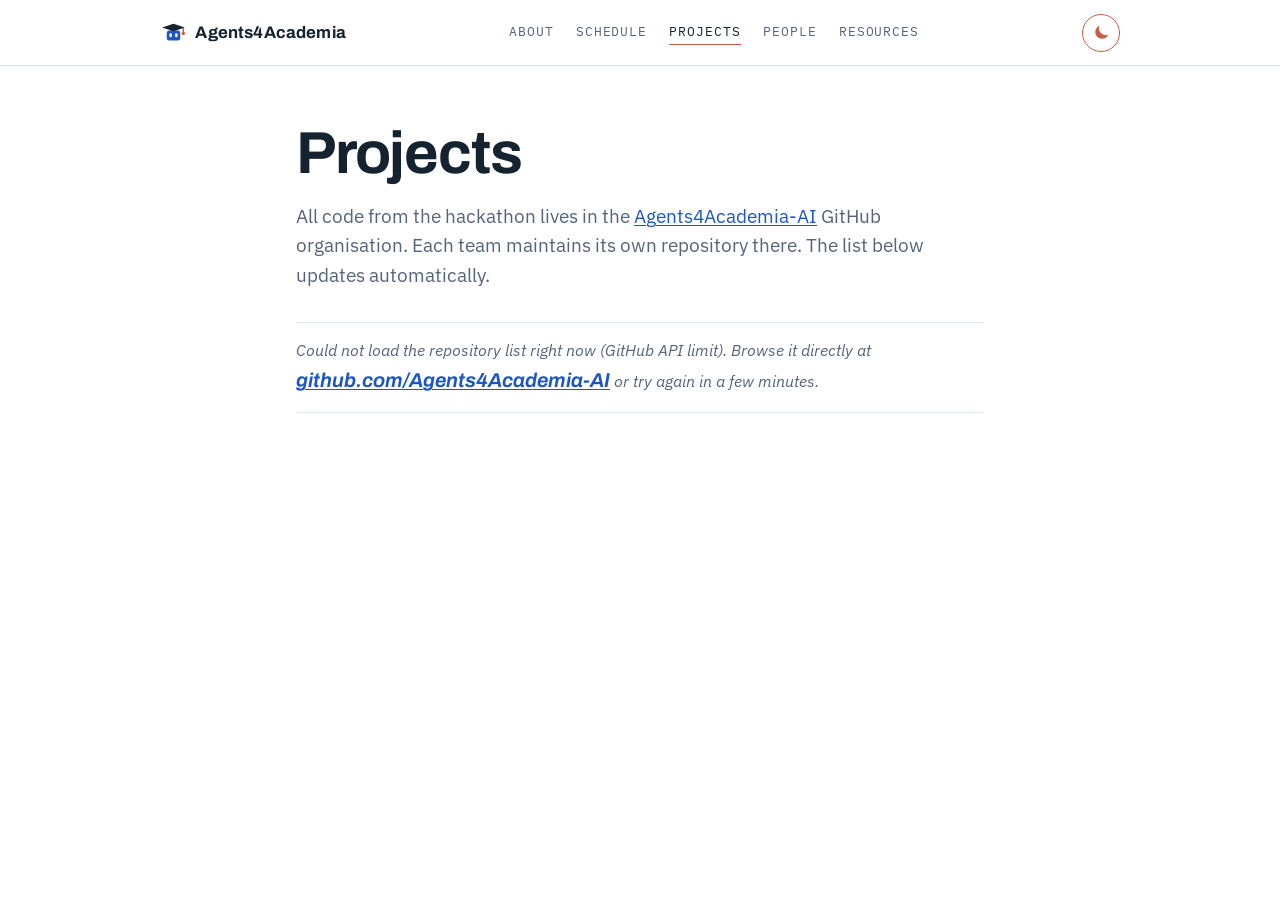
<file: events/2026-oxford-sg/projects.html>
<!doctype html>
<html lang="en">
<head>
  <meta charset="utf-8" />
  <meta name="viewport" content="width=device-width, initial-scale=1" />
  <link rel="icon" type="image/svg+xml" href="assets/img/favicon.svg" />
  <title>Projects — Oxford–Singapore Hackathon</title>
  <link rel="preconnect" href="https://fonts.googleapis.com" />
  <link rel="preconnect" href="https://fonts.gstatic.com" crossorigin />
  <link href="https://fonts.googleapis.com/css2?family=Archivo:wght@500;650;700&family=IBM+Plex+Mono:wght@400;500&family=IBM+Plex+Sans:wght@400;600&display=swap" rel="stylesheet" />
  <script>
    (function () {
      var t = null;
      try { t = localStorage.getItem("theme"); } catch (e) {}
      if (!t) t = matchMedia("(prefers-color-scheme: dark)").matches ? "dark" : "light";
      document.documentElement.dataset.theme = t;
    })();
  </script>
  <link rel="stylesheet" href="assets/css/style.css?v=7" />
</head>
<body>

<header class="site-header">
  <div class="wrap">
    <a class="brand" href="../../" title="Agents4Academia — main site">
      <svg class="node" viewBox="0 0 32 32" aria-hidden="true"><rect x="8" y="13.5" width="16" height="12" rx="3" fill="var(--plot)"/><rect x="11.2" y="16.8" width="2.9" height="4.8" rx="1.45" fill="#fff"/><rect x="17.9" y="16.8" width="2.9" height="4.8" rx="1.45" fill="#fff"/><path d="M2.5 10 16 5.5 29.5 10 16 14.5 Z" fill="var(--ink)"/><path d="M27.6 10.8 V 15.4" stroke="var(--accent)" stroke-width="1.7" stroke-linecap="round"/><circle cx="27.6" cy="17.2" r="2" fill="var(--accent)"/></svg>
      Agents4Academia
    </a>
    <nav class="site-nav" aria-label="Primary">
      <a href="./">About</a>
      <a href="schedule.html">Schedule</a>
      <a href="projects.html" aria-current="page">Projects</a>
      <a href="people.html">People</a>
      <a href="resources.html">Resources</a>
    </nav>
    <button class="theme-toggle" aria-label="Toggle dark mode"
      onclick="var r=document.documentElement;var t=r.dataset.theme==='dark'?'light':'dark';r.dataset.theme=t;try{localStorage.setItem('theme',t)}catch(e){}">
      <svg class="tt-sun" viewBox="0 0 24 24" fill="none" stroke="currentColor" stroke-width="2" stroke-linecap="round" aria-hidden="true">
        <circle cx="12" cy="12" r="4.2"/>
        <path d="M12 2.5v2.4M12 19.1v2.4M2.5 12h2.4M19.1 12h2.4M5 5l1.7 1.7M17.3 17.3 19 19M19 5l-1.7 1.7M6.7 17.3 5 19"/>
      </svg>
      <svg class="tt-moon" viewBox="0 0 24 24" fill="currentColor" aria-hidden="true">
        <path d="M20.5 14.6A8.5 8.5 0 0 1 9.4 3.5a8.5 8.5 0 1 0 11.1 11.1z"/>
      </svg>
    </button>
  </div>
</header>

<main>
  <div class="wrap">
    <h1>Projects</h1>
    <p class="tagline">
      All code from the hackathon lives in the
      <a href="https://github.com/Agents4Academia-AI">Agents4Academia-AI</a>
      GitHub organisation. Each team maintains its own repository there. The
      list below updates automatically.
    </p>

    <ul class="plain resources projects" id="repo-list">
      <li class="tba" id="repo-status">Loading repositories&hellip;</li>
    </ul>
  </div>
</main>

<script>
(function () {
  var ORG = "Agents4Academia-AI";
  var EXCLUDE = [".github", "agents4academia.github.io"];
  // Contributors hidden by squashed history etc. — shown in addition to the API list.
  var EXTRA_CONTRIBUTORS = { "prior": ["harit7"] };
  var list = document.getElementById("repo-list");
  var status = document.getElementById("repo-status");

  function fail() {
    status.innerHTML =
      'Could not load the repository list right now (GitHub API limit). ' +
      'Browse it directly at ' +
      '<a href="https://github.com/' + ORG + '">github.com/' + ORG + '</a> ' +
      'or try again in a few minutes.';
  }

  // GitHub allows 60 unauthenticated requests/hour per IP, so cache
  // responses for 10 minutes and serve stale data if the API refuses.
  function getJSON(url) {
    var key = "gh:" + url;
    var hit = null;
    try { hit = JSON.parse(localStorage.getItem(key)); } catch (e) {}
    if (hit && Date.now() - hit.t < 600000) return Promise.resolve(hit.d);
    return fetch(url)
      .then(function (r) { if (!r.ok) throw new Error(r.status); return r.json(); })
      .then(function (d) {
        try { localStorage.setItem(key, JSON.stringify({ t: Date.now(), d: d })); } catch (e) {}
        return d;
      })
      .catch(function (e) {
        if (hit) return hit.d;
        throw e;
      });
  }

  function repoItem(repo) {
    var li = document.createElement("li");

    var link = document.createElement("a");
    link.href = repo.html_url;
    link.textContent = repo.name;
    li.appendChild(link);

    var meta = [];
    if (repo.language) meta.push(repo.language);
    if (repo.stargazers_count > 0) meta.push("★ " + repo.stargazers_count);
    if (repo.pushed_at) {
      meta.push("updated " + new Date(repo.pushed_at).toLocaleDateString("en-GB",
        { day: "numeric", month: "short" }));
    }
    if (meta.length) {
      var src = document.createElement("span");
      src.className = "src";
      src.textContent = meta.join(" · ");
      li.appendChild(src);
    }

    if (repo.description) {
      var blurb = document.createElement("p");
      blurb.className = "blurb";
      blurb.textContent = repo.description;
      li.appendChild(blurb);
    }

    addContributors(repo, li);
    return li;
  }

  function addContributors(repo, li) {
    getJSON("https://api.github.com/repos/" + ORG + "/" + repo.name +
            "/contributors?per_page=12")
      .then(function (people) {
        people = people.filter(function (p) { return p.type === "User"; });
        (EXTRA_CONTRIBUTORS[repo.name] || []).forEach(function (login) {
          var listed = people.some(function (p) { return p.login === login; });
          if (!listed) {
            people.push({
              login: login,
              html_url: "https://github.com/" + login,
              avatar_url: "https://avatars.githubusercontent.com/" + login + "?v=4"
            });
          }
        });
        if (people.length === 0) return;

        var row = document.createElement("p");
        row.className = "contribs";
        people.forEach(function (p) {
          var a = document.createElement("a");
          a.href = p.html_url;
          a.title = p.login;
          var img = document.createElement("img");
          img.src = p.avatar_url + "&s=64";
          img.alt = p.login;
          img.loading = "lazy";
          a.appendChild(img);
          row.appendChild(a);
        });
        li.appendChild(row);
      })
      .catch(function () { /* contributors are optional */ });
  }

  getJSON("https://api.github.com/orgs/" + ORG + "/repos?per_page=100&sort=pushed")
    .then(function (repos) {
      repos = repos.filter(function (r) {
        return EXCLUDE.indexOf(r.name) === -1 && !r.fork && !r.archived;
      });
      if (repos.length === 0) {
        status.textContent =
          "Project repositories will appear here as teams create them.";
        return;
      }
      list.innerHTML = "";
      repos.forEach(function (r) { list.appendChild(repoItem(r)); });
    })
    .catch(fail);
})();
</script>

</body>
</html>
</file>
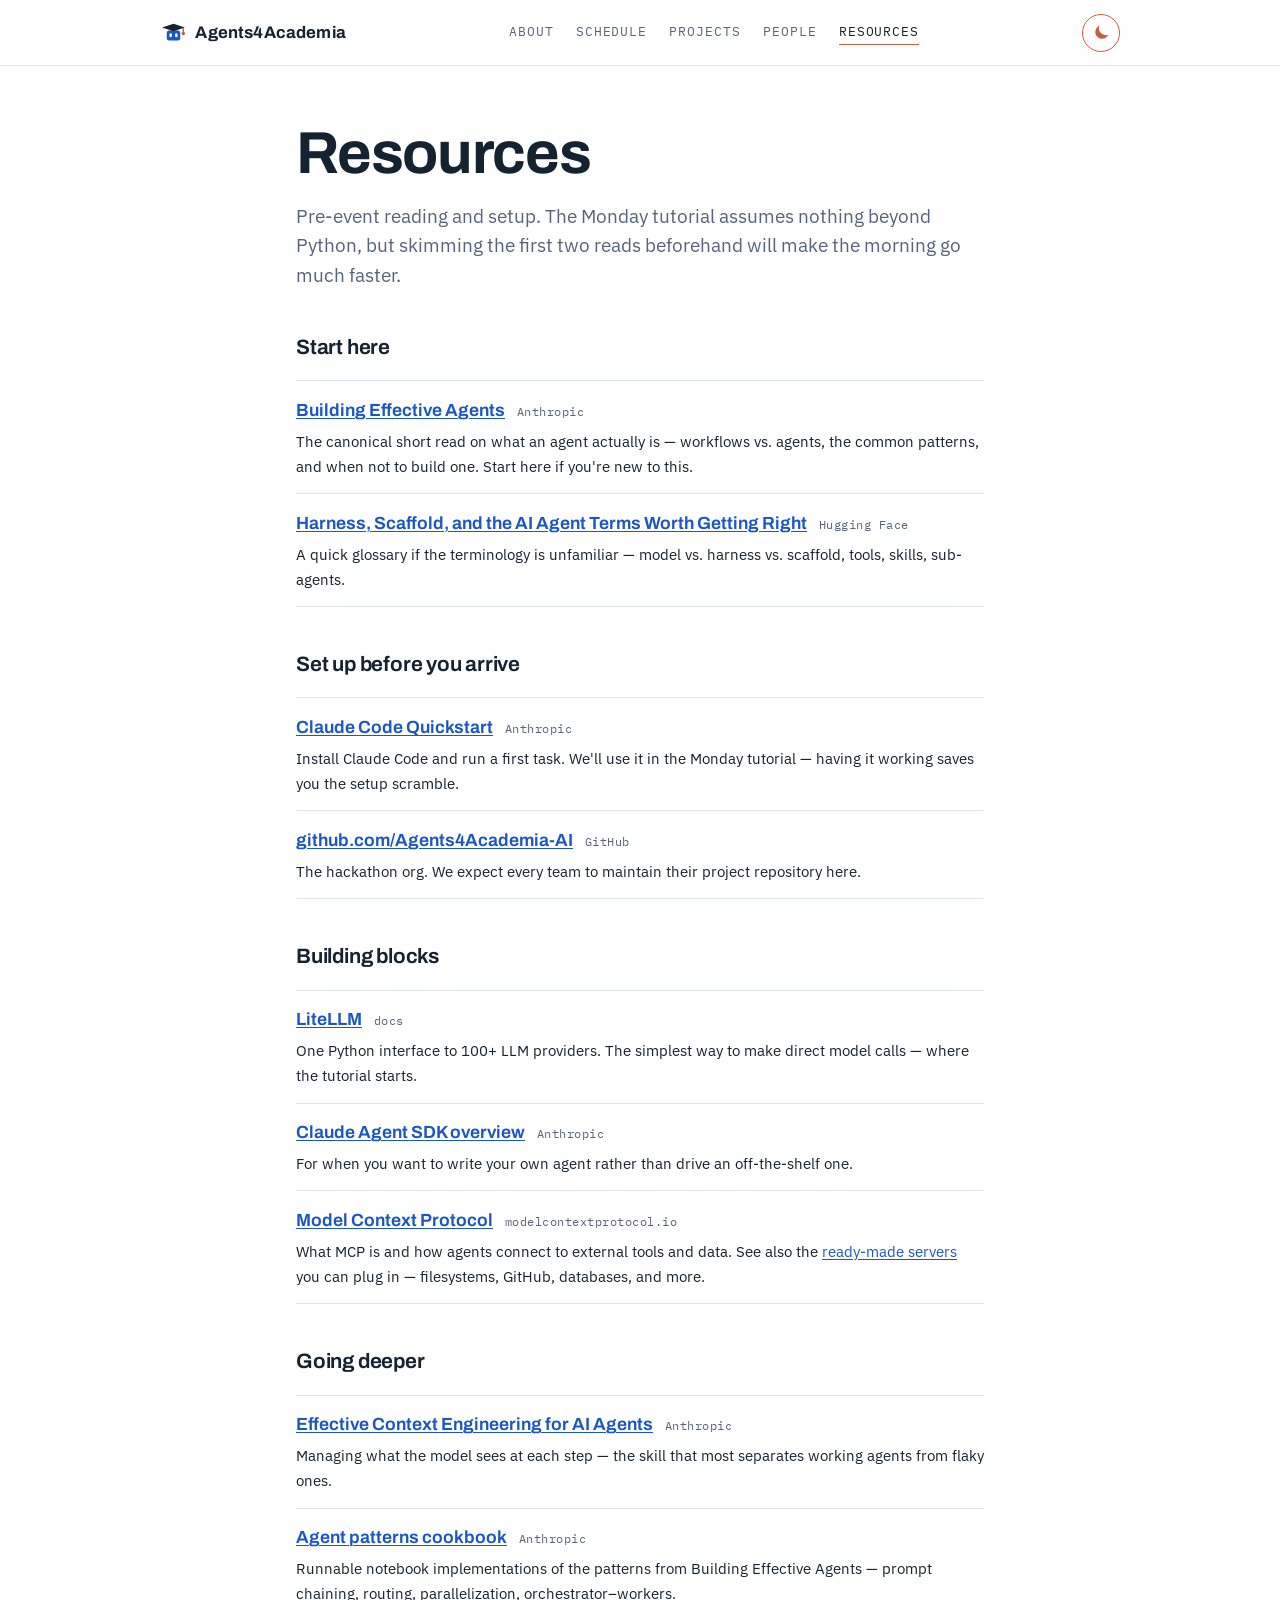
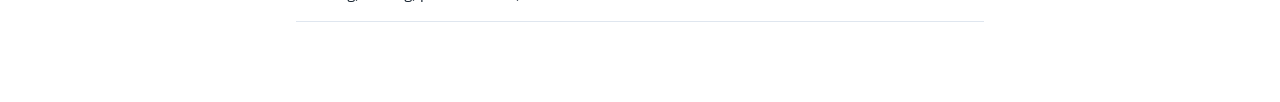
<file: events/2026-oxford-sg/resources.html>
<!doctype html>
<html lang="en">
<head>
  <meta charset="utf-8" />
  <meta name="viewport" content="width=device-width, initial-scale=1" />
  <link rel="icon" type="image/svg+xml" href="assets/img/favicon.svg" />
  <title>Resources — Oxford–Singapore Hackathon</title>
  <link rel="preconnect" href="https://fonts.googleapis.com" />
  <link rel="preconnect" href="https://fonts.gstatic.com" crossorigin />
  <link href="https://fonts.googleapis.com/css2?family=Archivo:wght@500;650;700&family=IBM+Plex+Mono:wght@400;500&family=IBM+Plex+Sans:wght@400;600&display=swap" rel="stylesheet" />
  <script>
    (function () {
      var t = null;
      try { t = localStorage.getItem("theme"); } catch (e) {}
      if (!t) t = matchMedia("(prefers-color-scheme: dark)").matches ? "dark" : "light";
      document.documentElement.dataset.theme = t;
    })();
  </script>
  <link rel="stylesheet" href="assets/css/style.css?v=7" />
</head>
<body>

<header class="site-header">
  <div class="wrap">
    <a class="brand" href="../../" title="Agents4Academia — main site">
      <svg class="node" viewBox="0 0 32 32" aria-hidden="true"><rect x="8" y="13.5" width="16" height="12" rx="3" fill="var(--plot)"/><rect x="11.2" y="16.8" width="2.9" height="4.8" rx="1.45" fill="#fff"/><rect x="17.9" y="16.8" width="2.9" height="4.8" rx="1.45" fill="#fff"/><path d="M2.5 10 16 5.5 29.5 10 16 14.5 Z" fill="var(--ink)"/><path d="M27.6 10.8 V 15.4" stroke="var(--accent)" stroke-width="1.7" stroke-linecap="round"/><circle cx="27.6" cy="17.2" r="2" fill="var(--accent)"/></svg>
      Agents4Academia
    </a>
    <nav class="site-nav" aria-label="Primary">
      <a href="./">About</a>
      <a href="schedule.html">Schedule</a>
      <a href="projects.html">Projects</a>
      <a href="people.html">People</a>
      <a href="resources.html" aria-current="page">Resources</a>
    </nav>
    <button class="theme-toggle" aria-label="Toggle dark mode"
      onclick="var r=document.documentElement;var t=r.dataset.theme==='dark'?'light':'dark';r.dataset.theme=t;try{localStorage.setItem('theme',t)}catch(e){}">
      <svg class="tt-sun" viewBox="0 0 24 24" fill="none" stroke="currentColor" stroke-width="2" stroke-linecap="round" aria-hidden="true">
        <circle cx="12" cy="12" r="4.2"/>
        <path d="M12 2.5v2.4M12 19.1v2.4M2.5 12h2.4M19.1 12h2.4M5 5l1.7 1.7M17.3 17.3 19 19M19 5l-1.7 1.7M6.7 17.3 5 19"/>
      </svg>
      <svg class="tt-moon" viewBox="0 0 24 24" fill="currentColor" aria-hidden="true">
        <path d="M20.5 14.6A8.5 8.5 0 0 1 9.4 3.5a8.5 8.5 0 1 0 11.1 11.1z"/>
      </svg>
    </button>
  </div>
</header>

<main>
  <div class="wrap">
    <h1>Resources</h1>
    <p class="tagline">
      Pre-event reading and setup. The Monday tutorial assumes nothing beyond
      Python, but skimming the first two reads beforehand will make the morning
      go much faster.
    </p>

    <h2>Start here</h2>

    <ul class="plain resources">
      <li>
        <a href="https://www.anthropic.com/engineering/building-effective-agents">Building Effective Agents</a>
        <span class="src">Anthropic</span>
        <p class="blurb">The canonical short read on what an agent actually is —
        workflows vs. agents, the common patterns, and when not to build one.
        Start here if you're new to this.</p>
      </li>
      <li>
        <a href="https://huggingface.co/blog/agent-glossary">Harness, Scaffold, and the AI Agent Terms Worth Getting Right</a>
        <span class="src">Hugging Face</span>
        <p class="blurb">A quick glossary if the terminology is unfamiliar —
        model vs. harness vs. scaffold, tools, skills, sub-agents.</p>
      </li>
    </ul>

    <h2>Set up before you arrive</h2>

    <ul class="plain resources">
      <li>
        <a href="https://code.claude.com/docs/en/quickstart">Claude Code Quickstart</a>
        <span class="src">Anthropic</span>
        <p class="blurb">Install Claude Code and run a first task. We'll use it
        in the Monday tutorial — having it working saves you the setup scramble.</p>
      </li>
      <li>
        <a href="https://github.com/Agents4Academia-AI">github.com/Agents4Academia-AI</a>
        <span class="src">GitHub</span>
        <p class="blurb">The hackathon org. We expect every team to maintain
        their project repository here.</p>
      </li>
    </ul>

    <h2>Building blocks</h2>

    <ul class="plain resources">
      <li>
        <a href="https://docs.litellm.ai/docs/">LiteLLM</a>
        <span class="src">docs</span>
        <p class="blurb">One Python interface to 100+ LLM providers. The simplest
        way to make direct model calls — where the tutorial starts.</p>
      </li>
      <li>
        <a href="https://code.claude.com/docs/en/agent-sdk/overview">Claude Agent SDK overview</a>
        <span class="src">Anthropic</span>
        <p class="blurb">For when you want to write your own agent rather than
        drive an off-the-shelf one.</p>
      </li>
      <li>
        <a href="https://modelcontextprotocol.io/docs/getting-started/intro">Model Context Protocol</a>
        <span class="src">modelcontextprotocol.io</span>
        <p class="blurb">What MCP is and how agents connect to external tools and
        data. See also the <a href="https://github.com/modelcontextprotocol/servers">ready-made
        servers</a> you can plug in — filesystems, GitHub, databases, and more.</p>
      </li>
    </ul>

    <h2>Going deeper</h2>

    <ul class="plain resources">
      <li>
        <a href="https://www.anthropic.com/engineering/effective-context-engineering-for-ai-agents">Effective Context Engineering for AI Agents</a>
        <span class="src">Anthropic</span>
        <p class="blurb">Managing what the model sees at each step — the skill
        that most separates working agents from flaky ones.</p>
      </li>
      <li>
        <a href="https://platform.claude.com/cookbook/patterns-agents-basic-workflows">Agent patterns cookbook</a>
        <span class="src">Anthropic</span>
        <p class="blurb">Runnable notebook implementations of the patterns from
        Building Effective Agents — prompt chaining, routing, parallelization,
        orchestrator–workers.</p>
      </li>
    </ul>
  </div>
</main>

</body>
</html>
</file>
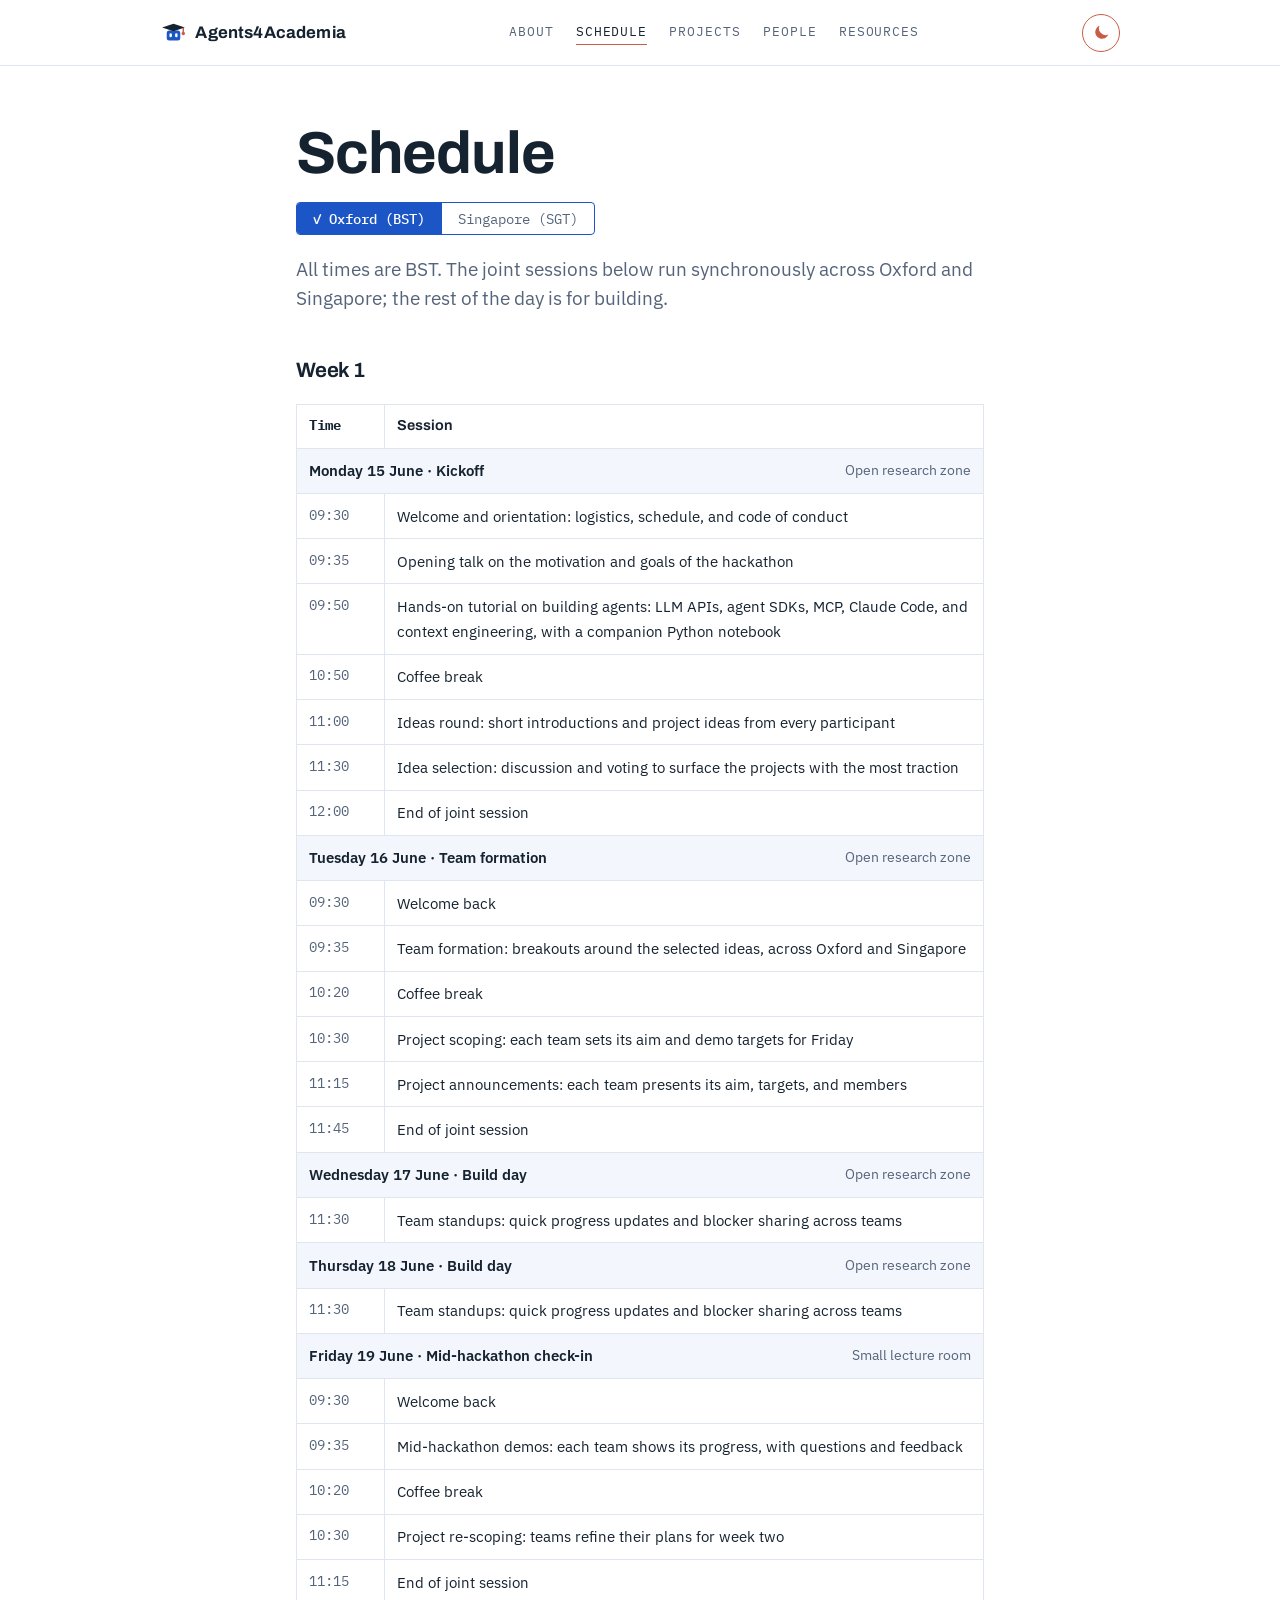
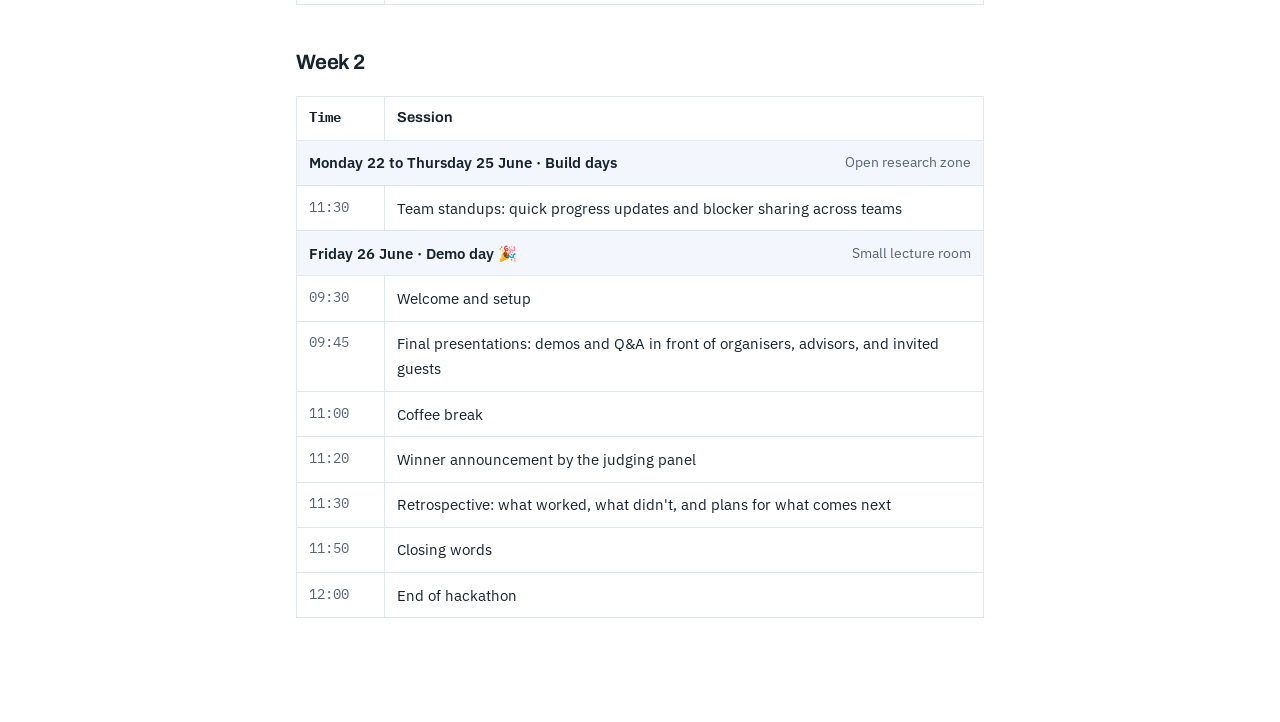
<file: events/2026-oxford-sg/schedule.html>
<!doctype html>
<html lang="en">
<head>
  <meta charset="utf-8" />
  <meta name="viewport" content="width=device-width, initial-scale=1" />
  <link rel="icon" type="image/svg+xml" href="assets/img/favicon.svg" />
  <title>Schedule — Oxford–Singapore Hackathon</title>
  <link rel="preconnect" href="https://fonts.googleapis.com" />
  <link rel="preconnect" href="https://fonts.gstatic.com" crossorigin />
  <link href="https://fonts.googleapis.com/css2?family=Archivo:wght@500;650;700&family=IBM+Plex+Mono:wght@400;500&family=IBM+Plex+Sans:wght@400;600&display=swap" rel="stylesheet" />
  <script>
    (function () {
      var t = null;
      try { t = localStorage.getItem("theme"); } catch (e) {}
      if (!t) t = matchMedia("(prefers-color-scheme: dark)").matches ? "dark" : "light";
      document.documentElement.dataset.theme = t;
    })();
  </script>
  <link rel="stylesheet" href="assets/css/style.css?v=7" />
</head>
<body>

<header class="site-header">
  <div class="wrap">
    <a class="brand" href="../../" title="Agents4Academia — main site">
      <svg class="node" viewBox="0 0 32 32" aria-hidden="true"><rect x="8" y="13.5" width="16" height="12" rx="3" fill="var(--plot)"/><rect x="11.2" y="16.8" width="2.9" height="4.8" rx="1.45" fill="#fff"/><rect x="17.9" y="16.8" width="2.9" height="4.8" rx="1.45" fill="#fff"/><path d="M2.5 10 16 5.5 29.5 10 16 14.5 Z" fill="var(--ink)"/><path d="M27.6 10.8 V 15.4" stroke="var(--accent)" stroke-width="1.7" stroke-linecap="round"/><circle cx="27.6" cy="17.2" r="2" fill="var(--accent)"/></svg>
      Agents4Academia
    </a>
    <nav class="site-nav" aria-label="Primary">
      <a href="./">About</a>
      <a href="schedule.html" aria-current="page">Schedule</a>
      <a href="projects.html">Projects</a>
      <a href="people.html">People</a>
      <a href="resources.html">Resources</a>
    </nav>
    <button class="theme-toggle" aria-label="Toggle dark mode"
      onclick="var r=document.documentElement;var t=r.dataset.theme==='dark'?'light':'dark';r.dataset.theme=t;try{localStorage.setItem('theme',t)}catch(e){}">
      <svg class="tt-sun" viewBox="0 0 24 24" fill="none" stroke="currentColor" stroke-width="2" stroke-linecap="round" aria-hidden="true">
        <circle cx="12" cy="12" r="4.2"/>
        <path d="M12 2.5v2.4M12 19.1v2.4M2.5 12h2.4M19.1 12h2.4M5 5l1.7 1.7M17.3 17.3 19 19M19 5l-1.7 1.7M6.7 17.3 5 19"/>
      </svg>
      <svg class="tt-moon" viewBox="0 0 24 24" fill="currentColor" aria-hidden="true">
        <path d="M20.5 14.6A8.5 8.5 0 0 1 9.4 3.5a8.5 8.5 0 1 0 11.1 11.1z"/>
      </svg>
    </button>
  </div>
</header>

<main>
  <div class="wrap">
    <h1>Schedule</h1>

    <div class="tz-toggle" role="group" aria-label="Timezone">
      <button type="button" id="tz-uk" aria-pressed="true">Oxford (BST)</button>
      <button type="button" id="tz-sg" aria-pressed="false">Singapore (SGT)</button>
    </div>

    <p class="tagline" id="tz-note-uk">
      All times are BST. The joint sessions below run synchronously across
      Oxford and Singapore; the rest of the day is for building.
    </p>
    <p class="tagline" id="tz-note-sg" hidden>
      All times are SGT. The joint sessions below run synchronously with
      Oxford in the late afternoon; the rest of the day is for building.
    </p>

    <h2>Week 1</h2>

    <table class="schedule">
      <thead>
        <tr><th class="time">Time</th><th>Session</th></tr>
      </thead>
      <tbody>
        <tr class="day-row"><td colspan="2"><span>Monday 15 June &middot; Kickoff</span><span class="loc" data-uk="Open research zone" data-sg="Location TBD">Open research zone</span></td></tr>
        <tr><td class="time" data-bst="09:30">09:30</td><td>Welcome and orientation: logistics, schedule, and code of conduct</td></tr>
        <tr><td class="time" data-bst="09:35">09:35</td><td>Opening talk on the motivation and goals of the hackathon</td></tr>
        <tr><td class="time" data-bst="09:50">09:50</td><td>Hands-on tutorial on building agents: LLM APIs, agent SDKs, MCP, Claude Code, and context engineering, with a companion Python notebook</td></tr>
        <tr><td class="time" data-bst="10:50">10:50</td><td>Coffee break</td></tr>
        <tr><td class="time" data-bst="11:00">11:00</td><td>Ideas round: short introductions and project ideas from every participant</td></tr>
        <tr><td class="time" data-bst="11:30">11:30</td><td>Idea selection: discussion and voting to surface the projects with the most traction</td></tr>
        <tr><td class="time" data-bst="12:00">12:00</td><td>End of joint session</td></tr>

        <tr class="day-row"><td colspan="2"><span>Tuesday 16 June &middot; Team formation</span><span class="loc" data-uk="Open research zone" data-sg="Location TBD">Open research zone</span></td></tr>
        <tr><td class="time" data-bst="09:30">09:30</td><td>Welcome back</td></tr>
        <tr><td class="time" data-bst="09:35">09:35</td><td>Team formation: breakouts around the selected ideas, across Oxford and Singapore</td></tr>
        <tr><td class="time" data-bst="10:20">10:20</td><td>Coffee break</td></tr>
        <tr><td class="time" data-bst="10:30">10:30</td><td>Project scoping: each team sets its aim and demo targets for Friday</td></tr>
        <tr><td class="time" data-bst="11:15">11:15</td><td>Project announcements: each team presents its aim, targets, and members</td></tr>
        <tr><td class="time" data-bst="11:45">11:45</td><td>End of joint session</td></tr>

        <tr class="day-row"><td colspan="2"><span>Wednesday 17 June &middot; Build day</span><span class="loc" data-uk="Open research zone" data-sg="Location TBD">Open research zone</span></td></tr>
        <tr><td class="time" data-bst="11:30">11:30</td><td>Team standups: quick progress updates and blocker sharing across teams</td></tr>

        <tr class="day-row"><td colspan="2"><span>Thursday 18 June &middot; Build day</span><span class="loc" data-uk="Open research zone" data-sg="Location TBD">Open research zone</span></td></tr>
        <tr><td class="time" data-bst="11:30">11:30</td><td>Team standups: quick progress updates and blocker sharing across teams</td></tr>

        <tr class="day-row"><td colspan="2"><span>Friday 19 June &middot; Mid-hackathon check-in</span><span class="loc" data-uk="Small lecture room" data-sg="Location TBD">Small lecture room</span></td></tr>
        <tr><td class="time" data-bst="09:30">09:30</td><td>Welcome back</td></tr>
        <tr><td class="time" data-bst="09:35">09:35</td><td>Mid-hackathon demos: each team shows its progress, with questions and feedback</td></tr>
        <tr><td class="time" data-bst="10:20">10:20</td><td>Coffee break</td></tr>
        <tr><td class="time" data-bst="10:30">10:30</td><td>Project re-scoping: teams refine their plans for week two</td></tr>
        <tr><td class="time" data-bst="11:15">11:15</td><td>End of joint session</td></tr>
      </tbody>
    </table>

    <h2>Week 2</h2>

    <table class="schedule">
      <thead>
        <tr><th class="time">Time</th><th>Session</th></tr>
      </thead>
      <tbody>
        <tr class="day-row"><td colspan="2"><span>Monday 22 to Thursday 25 June &middot; Build days</span><span class="loc" data-uk="Open research zone" data-sg="Location TBD">Open research zone</span></td></tr>
        <tr><td class="time" data-bst="11:30">11:30</td><td>Team standups: quick progress updates and blocker sharing across teams</td></tr>

        <tr class="day-row"><td colspan="2"><span>Friday 26 June &middot; Demo day 🎉</span><span class="loc" data-uk="Small lecture room" data-sg="Location TBD">Small lecture room</span></td></tr>
        <tr><td class="time" data-bst="09:30">09:30</td><td>Welcome and setup</td></tr>
        <tr><td class="time" data-bst="09:45">09:45</td><td>Final presentations: demos and Q&amp;A in front of organisers, advisors, and invited guests</td></tr>
        <tr><td class="time" data-bst="11:00">11:00</td><td>Coffee break</td></tr>
        <tr><td class="time" data-bst="11:20">11:20</td><td>Winner announcement by the judging panel</td></tr>
        <tr><td class="time" data-bst="11:30">11:30</td><td>Retrospective: what worked, what didn't, and plans for what comes next</td></tr>
        <tr><td class="time" data-bst="11:50">11:50</td><td>Closing words</td></tr>
        <tr><td class="time" data-bst="12:00">12:00</td><td>End of hackathon</td></tr>
      </tbody>
    </table>
  </div>
</main>

<script>
(function () {
  var OFFSET_HOURS = 7; /* SGT (UTC+8) minus BST (UTC+1) */
  var ukBtn = document.getElementById("tz-uk");
  var sgBtn = document.getElementById("tz-sg");
  var ukNote = document.getElementById("tz-note-uk");
  var sgNote = document.getElementById("tz-note-sg");
  var cells = document.querySelectorAll("td.time[data-bst]");

  function toSgt(bst) {
    var parts = bst.split(":");
    var h = (parseInt(parts[0], 10) + OFFSET_HOURS) % 24;
    return (h < 10 ? "0" + h : h) + ":" + parts[1];
  }

  function show(zone) {
    var sg = zone === "sg";
    cells.forEach(function (td) {
      td.textContent = sg ? toSgt(td.dataset.bst) : td.dataset.bst;
    });
    /* Rows tagged for one site only */
    document.querySelectorAll("[data-site]").forEach(function (row) {
      row.hidden = row.dataset.site !== zone;
    });
    /* Per-site locations */
    document.querySelectorAll(".loc[data-uk]").forEach(function (el) {
      el.textContent = sg ? el.dataset.sg : el.dataset.uk;
    });
    ukNote.hidden = sg;
    sgNote.hidden = !sg;
    ukBtn.setAttribute("aria-pressed", String(!sg));
    sgBtn.setAttribute("aria-pressed", String(sg));
    try { localStorage.setItem("tz", zone); } catch (e) {}
  }

  ukBtn.addEventListener("click", function () { show("uk"); });
  sgBtn.addEventListener("click", function () { show("sg"); });

  var saved = null;
  try { saved = localStorage.getItem("tz"); } catch (e) {}
  show(saved === "sg" ? "sg" : "uk");
})();
</script>

</body>
</html>
</file>
<file: assets/css/style.css>
/* Agents4Academia — "graph paper" system.
   Cool white sheet with a faint plotted grid; Archivo display, IBM Plex Sans
   body, IBM Plex Mono for labels. One working blue (plot), the org banner's
   terracotta as the accent. Event snapshots under events/<slug>/ carry their
   own frozen copy of the old stylesheet and are untouched by this file. */

:root {
  --paper: #ffffff;
  --grid: #e7edf6;
  --ink: #15222f;
  --muted: #55647a;
  --plot: #1c56c6;
  --accent: #c85c45;
  --rule: #dfe6ef;
  --card: #ffffff;
  --max: 47rem;
  --gutter: clamp(1.25rem, 4vw, 2rem);
  --display: "Archivo", "Helvetica Neue", sans-serif;
  --body: "IBM Plex Sans", system-ui, sans-serif;
  --mono: "IBM Plex Mono", ui-monospace, monospace;
  color-scheme: light;
}

:root[data-theme="dark"] {
  --paper: #0f151d;
  --ink: #e7edf6;
  --muted: #97a5ba;
  --plot: #7aa5f8;
  --accent: #e08a70;
  --rule: #273140;
  --card: #161e29;
  color-scheme: dark;
}

* { box-sizing: border-box; }

body {
  margin: 0;
  font-family: var(--body);
  font-size: 1.02rem;
  line-height: 1.65;
  color: var(--ink);
  background-color: var(--paper);
  -webkit-font-smoothing: antialiased;
  text-rendering: optimizeLegibility;
}

.wrap {
  max-width: var(--max);
  margin: 0 auto;
  padding-left: var(--gutter);
  padding-right: var(--gutter);
}

a { color: var(--plot); text-decoration-thickness: 1px; text-underline-offset: 2px; }
a:hover { color: var(--accent); }
:focus-visible { outline: 2px solid var(--plot); outline-offset: 2px; border-radius: 2px; }

/* ── Inline icons: follow the text color; plotted dot takes the accent ── */
.ico {
  width: 15px;
  height: 15px;
  vertical-align: -2px;
  margin-right: 0.32em;
  flex: none;
}
.ico .dot { fill: var(--accent); }

/* ── Header ── */
.site-header {
  background: color-mix(in srgb, var(--paper) 90%, transparent);
  border-bottom: 1px solid var(--rule);
  backdrop-filter: blur(4px);
  position: sticky;
  top: 0;
  z-index: 10;
}

.site-header .wrap {
  display: flex;
  align-items: center;
  justify-content: space-between;
  gap: 1.5rem;
  padding-top: 0.85rem;
  padding-bottom: 0.85rem;
  flex-wrap: wrap;
  max-width: 64rem;
}

.brand {
  font-family: var(--display);
  font-weight: 700;
  font-size: 1.05rem;
  letter-spacing: 0.01em;
  color: var(--ink);
  text-decoration: none;
  display: inline-flex;
  align-items: center;
  gap: 0.5em;
}
.brand:hover { color: var(--plot); }
.brand .node { width: 27px; height: 27px; flex: none; }

.site-nav {
  display: flex;
  gap: 1.4rem;
  font-family: var(--mono);
  font-size: 0.8rem;
  letter-spacing: 0.07em;
  text-transform: uppercase;
}

.site-nav a {
  color: var(--muted);
  text-decoration: none;
  padding-bottom: 2px;
  border-bottom: 1.5px solid transparent;
}

.site-nav a:hover { color: var(--plot); }

.site-nav a[aria-current="page"] {
  color: var(--ink);
  border-bottom-color: var(--accent);
}

/* ── Page body ── */
main { padding: clamp(2rem, 5vw, 3.5rem) 0 4rem; }

h1 {
  font-family: var(--display);
  font-weight: 700;
  font-size: clamp(2.3rem, 5vw, 3.7rem);
  letter-spacing: -0.02em;
  line-height: 1.08;
  color: var(--ink);
  margin: 0 0 1rem;
}

h2 {
  font-family: var(--display);
  font-weight: 650;
  font-size: 1.3rem;
  letter-spacing: -0.01em;
  color: var(--ink);
  margin: 2.5rem 0 0.75rem;
}

p { margin: 0 0 1rem; }

.eyebrow {
  font-family: var(--mono);
  font-size: 0.75rem;
  letter-spacing: 0.12em;
  text-transform: uppercase;
  color: var(--plot);
  margin: 0 0 0.5rem;
}

.tagline {
  font-size: 1.18rem;
  line-height: 1.55;
  color: var(--muted);
  margin-bottom: 2rem;
}

/* ── Hero: a paper-style centered title block ── */
.hero { padding: 3rem 0 1rem; text-align: center; }
.hero .motto {
  font-family: var(--mono);
  font-size: 0.78rem;
  letter-spacing: 0.22em;
  text-transform: uppercase;
  color: var(--accent);
  margin: 0 0 1.1rem;
}
.hero h1 .four { color: var(--accent); }
.hero .tagline { margin-left: auto; margin-right: auto; margin-bottom: 1.4rem; }
.hero .channels { justify-content: center; margin-top: 0; }
.netline { display: block; width: 300px; max-width: 70%; height: auto; margin: 2.2rem auto 0.5rem; }

/* Paper-style figure with caption */
.figure { margin: 2.5rem 0 2.75rem; text-align: center; }
.figure img, .figure svg.fig-inline { display: block; width: 100%; height: auto; }
.figure figcaption {
  font-family: var(--mono);
  font-size: 0.74rem;
  letter-spacing: 0.05em;
  color: var(--muted);
  margin-top: 0.8rem;
}

/* legacy cover kept for any page still using it */
.cover { margin: 0 0 2.5rem; }
.cover img { display: block; width: 100%; height: auto; }

/* ── CTA buttons (contribute page: GitHub + socials, unmissable) ── */
.cta-row { display: flex; flex-wrap: wrap; gap: 0.8rem; margin: 1.75rem 0 2.25rem; }
.btn {
  display: inline-flex;
  align-items: center;
  gap: 0.55em;
  font-family: var(--display);
  font-weight: 650;
  font-size: 1rem;
  color: var(--ink);
  text-decoration: none;
  border: 1.5px solid var(--ink);
  border-radius: 8px;
  padding: 0.68rem 1.25rem;
}
.btn .ico { width: 19px; height: 19px; margin: 0; }
.btn:hover { border-color: var(--plot); color: var(--plot); }
.btn.primary { background: var(--ink); border-color: var(--ink); color: var(--paper); }
.btn.primary:hover { background: var(--plot); border-color: var(--plot); color: var(--paper); }

/* ── Channel links: icon + label pills ── */
.channels {
  display: flex;
  flex-wrap: wrap;
  gap: 0.6rem;
  margin: 1.75rem 0 0.5rem;
  padding: 0;
  list-style: none;
}
.channels { gap: 1.6rem; }
.channels a {
  display: inline-flex;
  align-items: center;
  font-family: var(--mono);
  font-size: 0.98rem;
  letter-spacing: 0.03em;
  color: var(--ink);
  text-decoration: none;
  border-bottom: 1px solid transparent;
  padding-bottom: 2px;
}
.channels a:hover { color: var(--plot); border-bottom-color: var(--plot); }
.channels .ico { width: 21px; height: 21px; margin-right: 0.5em; }

/* ── The lifecycle: five wide cards on the line ── */
.lifecycle {
  list-style: none;
  margin: 1.75rem 0 0.5rem;
  padding: 0;
  display: grid;
  grid-template-columns: repeat(5, 1fr);
  gap: 0.9rem;
}
.lifecycle li {
  border-top: 2px solid var(--ink);
  padding: 1rem 0.25rem 0.5rem 0;
}
.lifecycle .station {
  display: block;
  color: var(--ink);
  margin-bottom: 0.7rem;
}
.lifecycle .station .ico { width: 21px; height: 21px; margin: 0; }
.lifecycle .stage {
  display: block;
  font-family: var(--mono);
  font-size: 0.68rem;
  letter-spacing: 0.14em;
  text-transform: uppercase;
  color: var(--accent);
  margin-bottom: 0.2rem;
}
.lifecycle .name {
  font-family: var(--display);
  font-weight: 650;
  font-size: 1.02rem;
  color: var(--ink);
  text-decoration: none;
}
.lifecycle .name:hover { color: var(--plot); }
.lifecycle .desc {
  display: block;
  font-size: 0.79rem;
  color: var(--muted);
  line-height: 1.45;
  margin-top: 0.3rem;
}
@media (max-width: 1000px) { .lifecycle { grid-template-columns: repeat(2, 1fr); } }
@media (max-width: 560px) { .lifecycle { grid-template-columns: 1fr; } }

/* ── Definition-list facts (still used on subpages) ── */
.facts { margin: 2rem 0; border-top: 1px solid var(--rule); }
.facts > div {
  display: grid;
  grid-template-columns: 9rem 1fr;
  gap: 1.5rem;
  padding: 0.9rem 0;
  border-bottom: 1px solid var(--rule);
}
.facts dt {
  color: var(--muted);
  font-family: var(--mono);
  font-size: 0.78rem;
  letter-spacing: 0.08em;
  text-transform: uppercase;
  padding-top: 0.2rem;
}
.facts dd { margin: 0; color: var(--ink); }

@media (max-width: 560px) {
  .facts > div { grid-template-columns: 1fr; gap: 0.15rem; padding: 0.75rem 0; }
}

/* ── Principles page ── */
.principles { list-style: none; margin: 2rem 0; padding: 0; }
.principles li {
  display: grid;
  grid-template-columns: 44px 1fr;
  gap: 1rem;
  padding: 1.35rem 0;
  border-top: 1px solid var(--rule);
  max-width: 46em;
}
.principles li:last-child { border-bottom: 1px solid var(--rule); }
.principles .p-ico {
  width: 40px;
  height: 40px;
  border: 1.6px solid var(--plot);
  border-radius: 50%;
  background: var(--card);
  display: flex;
  align-items: center;
  justify-content: center;
}
.principles .p-ico .ico { width: 20px; height: 20px; margin: 0; }
.principles h2 { margin: 0.15rem 0 0.35rem; font-size: 1.12rem; }
.principles p { margin: 0; color: var(--ink); }

/* ── Lists ── */
ul.plain { list-style: none; padding: 0; margin: 1rem 0; }
ul.plain li { padding: 0.5rem 0; border-bottom: 1px solid var(--rule); }
ul.plain li:first-child { border-top: 1px solid var(--rule); }

.tba { color: var(--muted); font-style: italic; }

/* ── Acknowledgements ── */
.ack {
  margin-top: 3rem;
  padding-top: 1.25rem;
  border-top: 1px solid var(--rule);
  color: var(--muted);
  font-size: 0.95rem;
}
.ack-label {
  font-family: var(--mono);
  font-size: 0.75rem;
  letter-spacing: 0.1em;
  text-transform: uppercase;
  margin: 0 0 0.75rem;
}
.logo-row { display: flex; align-items: center; gap: 2.5rem; flex-wrap: wrap; }
.logo-row img { height: 14px; width: auto; display: block; opacity: 0.75; }
.logo-row a:hover img { opacity: 1; }
.ack .institutions {
  display: flex;
  flex-wrap: wrap;
  align-items: center;
  gap: 1rem 1.5rem;
  margin: 1.1rem 0 0;
  padding: 0;
  list-style: none;
}
.ack .institutions li { display: inline-flex; align-items: center; }
.ack .institutions img {
  height: 48px;
  width: auto;
  display: block;
}
.ack .institutions img.wordmark { height: 17px; margin-right: 0.6rem; }

/* ── Timezone toggle (events) ── */
.tz-toggle {
  display: inline-flex;
  margin-bottom: 1.25rem;
  border: 1px solid var(--plot);
  border-radius: 4px;
  overflow: hidden;
  font-family: var(--mono);
}
.tz-toggle button {
  font-family: inherit;
  font-size: 0.85rem;
  padding: 0.4rem 1rem;
  border: none;
  background: transparent;
  color: var(--muted);
  cursor: pointer;
}
.tz-toggle button + button { border-left: 1px solid var(--plot); }
.tz-toggle button:hover { color: var(--plot); }
.tz-toggle button[aria-pressed="true"] { background: var(--plot); color: #fff; font-weight: 500; }
.tz-toggle button[aria-pressed="true"]::before { content: "\2713\00a0"; }

/* ── Schedule (events) ── */
table.schedule {
  width: 100%;
  border-collapse: collapse;
  margin: 1rem 0 2.5rem;
  font-size: 0.95rem;
  background: var(--card);
}
table.schedule th, table.schedule td {
  padding: 0.6rem 0.75rem;
  border: 1px solid var(--rule);
  vertical-align: top;
  text-align: left;
}
table.schedule th {
  font-family: var(--display);
  font-weight: 650;
  color: var(--ink);
  font-size: 0.9rem;
}
table.schedule td.time, table.schedule th.time {
  width: 5.5rem;
  font-family: var(--mono);
  font-size: 0.85rem;
  white-space: nowrap;
}
table.schedule td.time { color: var(--muted); }
table.schedule .day-row td {
  font-weight: 600;
  color: var(--ink);
  background: rgba(28, 86, 198, 0.05);
}
table.schedule .day-row td > span { display: inline-block; }
table.schedule .day-row .loc { float: right; font-weight: 400; font-size: 0.9rem; color: var(--muted); }

/* ── Resources / projects lists ── */
ul.resources li { padding: 0.9rem 0; }
ul.resources li > a { font-family: var(--display); font-weight: 650; font-size: 1.1rem; }
ul.resources .src {
  color: var(--muted);
  font-family: var(--mono);
  font-size: 0.78rem;
  letter-spacing: 0.04em;
  margin-left: 0.5rem;
}
ul.resources .blurb { margin: 0.25rem 0 0; font-size: 0.95rem; color: var(--ink); }
ul.resources .contribs { display: flex; gap: 0.4rem; margin: 0.6rem 0 0.1rem; flex-wrap: wrap; }
ul.resources .contribs img {
  display: block;
  width: 28px;
  height: 28px;
  border-radius: 50%;
  border: 1px solid var(--rule);
  background: var(--card);
}
ul.resources .contribs a:hover img { border-color: var(--plot); }

ul.projects li > a { font-size: 1.25rem; }

/* ── People grid ── */
ul.people-grid {
  list-style: none;
  padding: 0;
  margin: 1rem 0 2.5rem;
  display: grid;
  grid-template-columns: repeat(auto-fill, minmax(19rem, 1fr));
  gap: 1rem;
}
ul.people-grid li {
  display: flex;
  gap: 0.9rem;
  align-items: flex-start;
  padding: 0.9rem;
  border: 1px solid var(--rule);
  border-radius: 4px;
  background: var(--card);
}
ul.people-grid .mug {
  flex: none;
  width: 56px;
  height: 56px;
  border-radius: 50%;
  object-fit: cover;
  border: 1px solid var(--rule);
}
ul.people-grid .ph {
  display: flex;
  align-items: center;
  justify-content: center;
  background: rgba(28, 86, 198, 0.08);
  color: var(--plot);
  font-family: var(--display);
  font-weight: 650;
  font-size: 1.1rem;
}
ul.people-grid .bio { display: flex; flex-direction: column; gap: 0.1rem; min-width: 0; }
ul.people-grid .name {
  font-family: var(--display);
  font-weight: 650;
  font-size: 1.05rem;
  color: var(--ink);
  text-decoration: none;
}
ul.people-grid .name:hover { color: var(--plot); text-decoration: underline; }
ul.people-grid .role {
  color: var(--muted);
  font-family: var(--mono);
  font-size: 0.75rem;
  letter-spacing: 0.06em;
  text-transform: uppercase;
}
ul.people-grid .area { font-size: 0.92rem; line-height: 1.45; }
ul.people-grid .proj { font-size: 0.85rem; color: var(--muted); }
ul.people-grid .proj a { color: var(--plot); }

/* ── Theme toggle ── */
.theme-toggle {
  width: 38px;
  height: 38px;
  border: 1.5px solid var(--accent);
  border-radius: 50%;
  background: transparent;
  color: var(--accent);
  display: inline-flex;
  align-items: center;
  justify-content: center;
  cursor: pointer;
  padding: 0;
  flex: none;
}
.theme-toggle:hover { background: var(--accent); color: var(--paper); }
.theme-toggle svg { width: 19px; height: 19px; }
.theme-toggle .tt-sun { display: none; }
:root[data-theme="dark"] .theme-toggle .tt-sun { display: block; }
:root[data-theme="dark"] .theme-toggle .tt-moon { display: none; }

/* Dark ground: logos keep a white plate; figures swap to dark variants */
:root[data-theme="dark"] .ack .institutions img,
:root[data-theme="dark"] .logo-row img {
  background: #fff;
  padding: 5px 9px;
  border-radius: 6px;
  box-sizing: content-box;
}
img.dark-only, .dark-only { display: none; }
:root[data-theme="dark"] img.dark-only, :root[data-theme="dark"] .dark-only { display: block; }
:root[data-theme="dark"] img.light-only, :root[data-theme="dark"] .light-only { display: none; }

/* ── Footer ── */
.site-footer {
  padding: 2rem 0 2.5rem;
  font-family: var(--mono);
  font-size: 0.78rem;
  letter-spacing: 0.04em;
  color: var(--muted);
  border-top: 1px solid var(--rule);
}
.site-footer p { margin: 0.25rem 0; }

@media (prefers-reduced-motion: reduce) {
  * { transition: none !important; animation: none !important; }
}
</file>
<file: events/2026-oxford-sg/assets/css/style.css>
/* Agents4Academia — "graph paper" system.
   Cool white sheet with a faint plotted grid; Archivo display, IBM Plex Sans
   body, IBM Plex Mono for labels. One working blue (plot), the org banner's
   terracotta as the accent. Event snapshots under events/<slug>/ carry their
   own frozen copy of the old stylesheet and are untouched by this file. */

:root {
  --paper: #ffffff;
  --grid: #e7edf6;
  --ink: #15222f;
  --muted: #55647a;
  --plot: #1c56c6;
  --accent: #c85c45;
  --rule: #dfe6ef;
  --card: #ffffff;
  --max: 47rem;
  --gutter: clamp(1.25rem, 4vw, 2rem);
  --display: "Archivo", "Helvetica Neue", sans-serif;
  --body: "IBM Plex Sans", system-ui, sans-serif;
  --mono: "IBM Plex Mono", ui-monospace, monospace;
  color-scheme: light;
}

:root[data-theme="dark"] {
  --paper: #0f151d;
  --ink: #e7edf6;
  --muted: #97a5ba;
  --plot: #7aa5f8;
  --accent: #e08a70;
  --rule: #273140;
  --card: #161e29;
  color-scheme: dark;
}

* { box-sizing: border-box; }

body {
  margin: 0;
  font-family: var(--body);
  font-size: 1.02rem;
  line-height: 1.65;
  color: var(--ink);
  background-color: var(--paper);
  -webkit-font-smoothing: antialiased;
  text-rendering: optimizeLegibility;
}

.wrap {
  max-width: var(--max);
  margin: 0 auto;
  padding-left: var(--gutter);
  padding-right: var(--gutter);
}

a { color: var(--plot); text-decoration-thickness: 1px; text-underline-offset: 2px; }
a:hover { color: var(--accent); }
:focus-visible { outline: 2px solid var(--plot); outline-offset: 2px; border-radius: 2px; }

/* ── Inline icons: follow the text color; plotted dot takes the accent ── */
.ico {
  width: 15px;
  height: 15px;
  vertical-align: -2px;
  margin-right: 0.32em;
  flex: none;
}
.ico .dot { fill: var(--accent); }

/* ── Header ── */
.site-header {
  background: color-mix(in srgb, var(--paper) 90%, transparent);
  border-bottom: 1px solid var(--rule);
  backdrop-filter: blur(4px);
  position: sticky;
  top: 0;
  z-index: 10;
}

.site-header .wrap {
  display: flex;
  align-items: center;
  justify-content: space-between;
  gap: 1.5rem;
  padding-top: 0.85rem;
  padding-bottom: 0.85rem;
  flex-wrap: wrap;
  max-width: 64rem;
}

.brand {
  font-family: var(--display);
  font-weight: 700;
  font-size: 1.05rem;
  letter-spacing: 0.01em;
  color: var(--ink);
  text-decoration: none;
  display: inline-flex;
  align-items: center;
  gap: 0.5em;
}
.brand:hover { color: var(--plot); }
.brand .node { width: 27px; height: 27px; flex: none; }

.site-nav {
  display: flex;
  gap: 1.4rem;
  font-family: var(--mono);
  font-size: 0.8rem;
  letter-spacing: 0.07em;
  text-transform: uppercase;
}

.site-nav a {
  color: var(--muted);
  text-decoration: none;
  padding-bottom: 2px;
  border-bottom: 1.5px solid transparent;
}

.site-nav a:hover { color: var(--plot); }

.site-nav a[aria-current="page"] {
  color: var(--ink);
  border-bottom-color: var(--accent);
}

/* ── Page body ── */
main { padding: clamp(2rem, 5vw, 3.5rem) 0 4rem; }

h1 {
  font-family: var(--display);
  font-weight: 700;
  font-size: clamp(2.3rem, 5vw, 3.7rem);
  letter-spacing: -0.02em;
  line-height: 1.08;
  color: var(--ink);
  margin: 0 0 1rem;
}

h2 {
  font-family: var(--display);
  font-weight: 650;
  font-size: 1.3rem;
  letter-spacing: -0.01em;
  color: var(--ink);
  margin: 2.5rem 0 0.75rem;
}

p { margin: 0 0 1rem; }

.eyebrow {
  font-family: var(--mono);
  font-size: 0.75rem;
  letter-spacing: 0.12em;
  text-transform: uppercase;
  color: var(--plot);
  margin: 0 0 0.5rem;
}

.tagline {
  font-size: 1.18rem;
  line-height: 1.55;
  color: var(--muted);
  margin-bottom: 2rem;
}

/* ── Hero: a paper-style centered title block ── */
.hero { padding: 3rem 0 1rem; text-align: center; }
.hero .motto {
  font-family: var(--mono);
  font-size: 0.78rem;
  letter-spacing: 0.22em;
  text-transform: uppercase;
  color: var(--accent);
  margin: 0 0 1.1rem;
}
.hero h1 .four { color: var(--accent); }
.hero .tagline { margin-left: auto; margin-right: auto; margin-bottom: 1.4rem; }
.hero .channels { justify-content: center; margin-top: 0; }
.netline { display: block; width: 300px; max-width: 70%; height: auto; margin: 2.2rem auto 0.5rem; }

/* Paper-style figure with caption */
.figure { margin: 2.5rem 0 2.75rem; text-align: center; }
.figure img, .figure svg.fig-inline { display: block; width: 100%; height: auto; }
.figure figcaption {
  font-family: var(--mono);
  font-size: 0.74rem;
  letter-spacing: 0.05em;
  color: var(--muted);
  margin-top: 0.8rem;
}

/* legacy cover kept for any page still using it */
.cover { margin: 0 0 2.5rem; }
.cover img { display: block; width: 100%; height: auto; }

/* ── CTA buttons (contribute page: GitHub + socials, unmissable) ── */
.cta-row { display: flex; flex-wrap: wrap; gap: 0.8rem; margin: 1.75rem 0 2.25rem; }
.btn {
  display: inline-flex;
  align-items: center;
  gap: 0.55em;
  font-family: var(--display);
  font-weight: 650;
  font-size: 1rem;
  color: var(--ink);
  text-decoration: none;
  border: 1.5px solid var(--ink);
  border-radius: 8px;
  padding: 0.68rem 1.25rem;
}
.btn .ico { width: 19px; height: 19px; margin: 0; }
.btn:hover { border-color: var(--plot); color: var(--plot); }
.btn.primary { background: var(--ink); border-color: var(--ink); color: var(--paper); }
.btn.primary:hover { background: var(--plot); border-color: var(--plot); color: var(--paper); }

/* ── Channel links: icon + label pills ── */
.channels {
  display: flex;
  flex-wrap: wrap;
  gap: 0.6rem;
  margin: 1.75rem 0 0.5rem;
  padding: 0;
  list-style: none;
}
.channels { gap: 1.6rem; }
.channels a {
  display: inline-flex;
  align-items: center;
  font-family: var(--mono);
  font-size: 0.98rem;
  letter-spacing: 0.03em;
  color: var(--ink);
  text-decoration: none;
  border-bottom: 1px solid transparent;
  padding-bottom: 2px;
}
.channels a:hover { color: var(--plot); border-bottom-color: var(--plot); }
.channels .ico { width: 21px; height: 21px; margin-right: 0.5em; }

/* ── The lifecycle: five wide cards on the line ── */
.lifecycle {
  list-style: none;
  margin: 1.75rem 0 0.5rem;
  padding: 0;
  display: grid;
  grid-template-columns: repeat(5, 1fr);
  gap: 0.9rem;
}
.lifecycle li {
  border-top: 2px solid var(--ink);
  padding: 1rem 0.25rem 0.5rem 0;
}
.lifecycle .station {
  display: block;
  color: var(--ink);
  margin-bottom: 0.7rem;
}
.lifecycle .station .ico { width: 21px; height: 21px; margin: 0; }
.lifecycle .stage {
  display: block;
  font-family: var(--mono);
  font-size: 0.68rem;
  letter-spacing: 0.14em;
  text-transform: uppercase;
  color: var(--accent);
  margin-bottom: 0.2rem;
}
.lifecycle .name {
  font-family: var(--display);
  font-weight: 650;
  font-size: 1.02rem;
  color: var(--ink);
  text-decoration: none;
}
.lifecycle .name:hover { color: var(--plot); }
.lifecycle .desc {
  display: block;
  font-size: 0.79rem;
  color: var(--muted);
  line-height: 1.45;
  margin-top: 0.3rem;
}
@media (max-width: 1000px) { .lifecycle { grid-template-columns: repeat(2, 1fr); } }
@media (max-width: 560px) { .lifecycle { grid-template-columns: 1fr; } }

/* ── Definition-list facts (still used on subpages) ── */
.facts { margin: 2rem 0; border-top: 1px solid var(--rule); }
.facts > div {
  display: grid;
  grid-template-columns: 9rem 1fr;
  gap: 1.5rem;
  padding: 0.9rem 0;
  border-bottom: 1px solid var(--rule);
}
.facts dt {
  color: var(--muted);
  font-family: var(--mono);
  font-size: 0.78rem;
  letter-spacing: 0.08em;
  text-transform: uppercase;
  padding-top: 0.2rem;
}
.facts dd { margin: 0; color: var(--ink); }

@media (max-width: 560px) {
  .facts > div { grid-template-columns: 1fr; gap: 0.15rem; padding: 0.75rem 0; }
}

/* ── Principles page ── */
.principles { list-style: none; margin: 2rem 0; padding: 0; }
.principles li {
  display: grid;
  grid-template-columns: 44px 1fr;
  gap: 1rem;
  padding: 1.35rem 0;
  border-top: 1px solid var(--rule);
  max-width: 46em;
}
.principles li:last-child { border-bottom: 1px solid var(--rule); }
.principles .p-ico {
  width: 40px;
  height: 40px;
  border: 1.6px solid var(--plot);
  border-radius: 50%;
  background: var(--card);
  display: flex;
  align-items: center;
  justify-content: center;
}
.principles .p-ico .ico { width: 20px; height: 20px; margin: 0; }
.principles h2 { margin: 0.15rem 0 0.35rem; font-size: 1.12rem; }
.principles p { margin: 0; color: var(--ink); }

/* ── Lists ── */
ul.plain { list-style: none; padding: 0; margin: 1rem 0; }
ul.plain li { padding: 0.5rem 0; border-bottom: 1px solid var(--rule); }
ul.plain li:first-child { border-top: 1px solid var(--rule); }

.tba { color: var(--muted); font-style: italic; }

/* ── Acknowledgements ── */
.ack {
  margin-top: 3rem;
  padding-top: 1.25rem;
  border-top: 1px solid var(--rule);
  color: var(--muted);
  font-size: 0.95rem;
}
.ack-label {
  font-family: var(--mono);
  font-size: 0.75rem;
  letter-spacing: 0.1em;
  text-transform: uppercase;
  margin: 0 0 0.75rem;
}
.logo-row { display: flex; align-items: center; gap: 2.5rem; flex-wrap: wrap; }
.logo-row img { height: 14px; width: auto; display: block; opacity: 0.75; }
.logo-row a:hover img { opacity: 1; }
.ack .institutions {
  display: flex;
  flex-wrap: wrap;
  align-items: center;
  gap: 1rem 1.5rem;
  margin: 1.1rem 0 0;
  padding: 0;
  list-style: none;
}
.ack .institutions li { display: inline-flex; align-items: center; }
.ack .institutions img {
  height: 48px;
  width: auto;
  display: block;
}
.ack .institutions img.wordmark { height: 17px; margin-right: 0.6rem; }

/* ── Timezone toggle (events) ── */
.tz-toggle {
  display: inline-flex;
  margin-bottom: 1.25rem;
  border: 1px solid var(--plot);
  border-radius: 4px;
  overflow: hidden;
  font-family: var(--mono);
}
.tz-toggle button {
  font-family: inherit;
  font-size: 0.85rem;
  padding: 0.4rem 1rem;
  border: none;
  background: transparent;
  color: var(--muted);
  cursor: pointer;
}
.tz-toggle button + button { border-left: 1px solid var(--plot); }
.tz-toggle button:hover { color: var(--plot); }
.tz-toggle button[aria-pressed="true"] { background: var(--plot); color: #fff; font-weight: 500; }
.tz-toggle button[aria-pressed="true"]::before { content: "\2713\00a0"; }

/* ── Schedule (events) ── */
table.schedule {
  width: 100%;
  border-collapse: collapse;
  margin: 1rem 0 2.5rem;
  font-size: 0.95rem;
  background: var(--card);
}
table.schedule th, table.schedule td {
  padding: 0.6rem 0.75rem;
  border: 1px solid var(--rule);
  vertical-align: top;
  text-align: left;
}
table.schedule th {
  font-family: var(--display);
  font-weight: 650;
  color: var(--ink);
  font-size: 0.9rem;
}
table.schedule td.time, table.schedule th.time {
  width: 5.5rem;
  font-family: var(--mono);
  font-size: 0.85rem;
  white-space: nowrap;
}
table.schedule td.time { color: var(--muted); }
table.schedule .day-row td {
  font-weight: 600;
  color: var(--ink);
  background: rgba(28, 86, 198, 0.05);
}
table.schedule .day-row td > span { display: inline-block; }
table.schedule .day-row .loc { float: right; font-weight: 400; font-size: 0.9rem; color: var(--muted); }

/* ── Resources / projects lists ── */
ul.resources li { padding: 0.9rem 0; }
ul.resources li > a { font-family: var(--display); font-weight: 650; font-size: 1.1rem; }
ul.resources .src {
  color: var(--muted);
  font-family: var(--mono);
  font-size: 0.78rem;
  letter-spacing: 0.04em;
  margin-left: 0.5rem;
}
ul.resources .blurb { margin: 0.25rem 0 0; font-size: 0.95rem; color: var(--ink); }
ul.resources .contribs { display: flex; gap: 0.4rem; margin: 0.6rem 0 0.1rem; flex-wrap: wrap; }
ul.resources .contribs img {
  display: block;
  width: 28px;
  height: 28px;
  border-radius: 50%;
  border: 1px solid var(--rule);
  background: var(--card);
}
ul.resources .contribs a:hover img { border-color: var(--plot); }

ul.projects li > a { font-size: 1.25rem; }

/* ── People grid ── */
ul.people-grid {
  list-style: none;
  padding: 0;
  margin: 1rem 0 2.5rem;
  display: grid;
  grid-template-columns: repeat(auto-fill, minmax(19rem, 1fr));
  gap: 1rem;
}
ul.people-grid li {
  display: flex;
  gap: 0.9rem;
  align-items: flex-start;
  padding: 0.9rem;
  border: 1px solid var(--rule);
  border-radius: 4px;
  background: var(--card);
}
ul.people-grid .mug {
  flex: none;
  width: 56px;
  height: 56px;
  border-radius: 50%;
  object-fit: cover;
  border: 1px solid var(--rule);
}
ul.people-grid .ph {
  display: flex;
  align-items: center;
  justify-content: center;
  background: rgba(28, 86, 198, 0.08);
  color: var(--plot);
  font-family: var(--display);
  font-weight: 650;
  font-size: 1.1rem;
}
ul.people-grid .bio { display: flex; flex-direction: column; gap: 0.1rem; min-width: 0; }
ul.people-grid .name {
  font-family: var(--display);
  font-weight: 650;
  font-size: 1.05rem;
  color: var(--ink);
  text-decoration: none;
}
ul.people-grid .name:hover { color: var(--plot); text-decoration: underline; }
ul.people-grid .role {
  color: var(--muted);
  font-family: var(--mono);
  font-size: 0.75rem;
  letter-spacing: 0.06em;
  text-transform: uppercase;
}
ul.people-grid .area { font-size: 0.92rem; line-height: 1.45; }
ul.people-grid .proj { font-size: 0.85rem; color: var(--muted); }
ul.people-grid .proj a { color: var(--plot); }

/* ── Theme toggle ── */
.theme-toggle {
  width: 38px;
  height: 38px;
  border: 1.5px solid var(--accent);
  border-radius: 50%;
  background: transparent;
  color: var(--accent);
  display: inline-flex;
  align-items: center;
  justify-content: center;
  cursor: pointer;
  padding: 0;
  flex: none;
}
.theme-toggle:hover { background: var(--accent); color: var(--paper); }
.theme-toggle svg { width: 19px; height: 19px; }
.theme-toggle .tt-sun { display: none; }
:root[data-theme="dark"] .theme-toggle .tt-sun { display: block; }
:root[data-theme="dark"] .theme-toggle .tt-moon { display: none; }

/* Dark ground: logos keep a white plate; figures swap to dark variants */
:root[data-theme="dark"] .ack .institutions img,
:root[data-theme="dark"] .logo-row img {
  background: #fff;
  padding: 5px 9px;
  border-radius: 6px;
  box-sizing: content-box;
}
img.dark-only, .dark-only { display: none; }
:root[data-theme="dark"] img.dark-only, :root[data-theme="dark"] .dark-only { display: block; }
:root[data-theme="dark"] img.light-only, :root[data-theme="dark"] .light-only { display: none; }

/* ── Footer ── */
.site-footer {
  padding: 2rem 0 2.5rem;
  font-family: var(--mono);
  font-size: 0.78rem;
  letter-spacing: 0.04em;
  color: var(--muted);
  border-top: 1px solid var(--rule);
}
.site-footer p { margin: 0.25rem 0; }

@media (prefers-reduced-motion: reduce) {
  * { transition: none !important; animation: none !important; }
}
</file>
